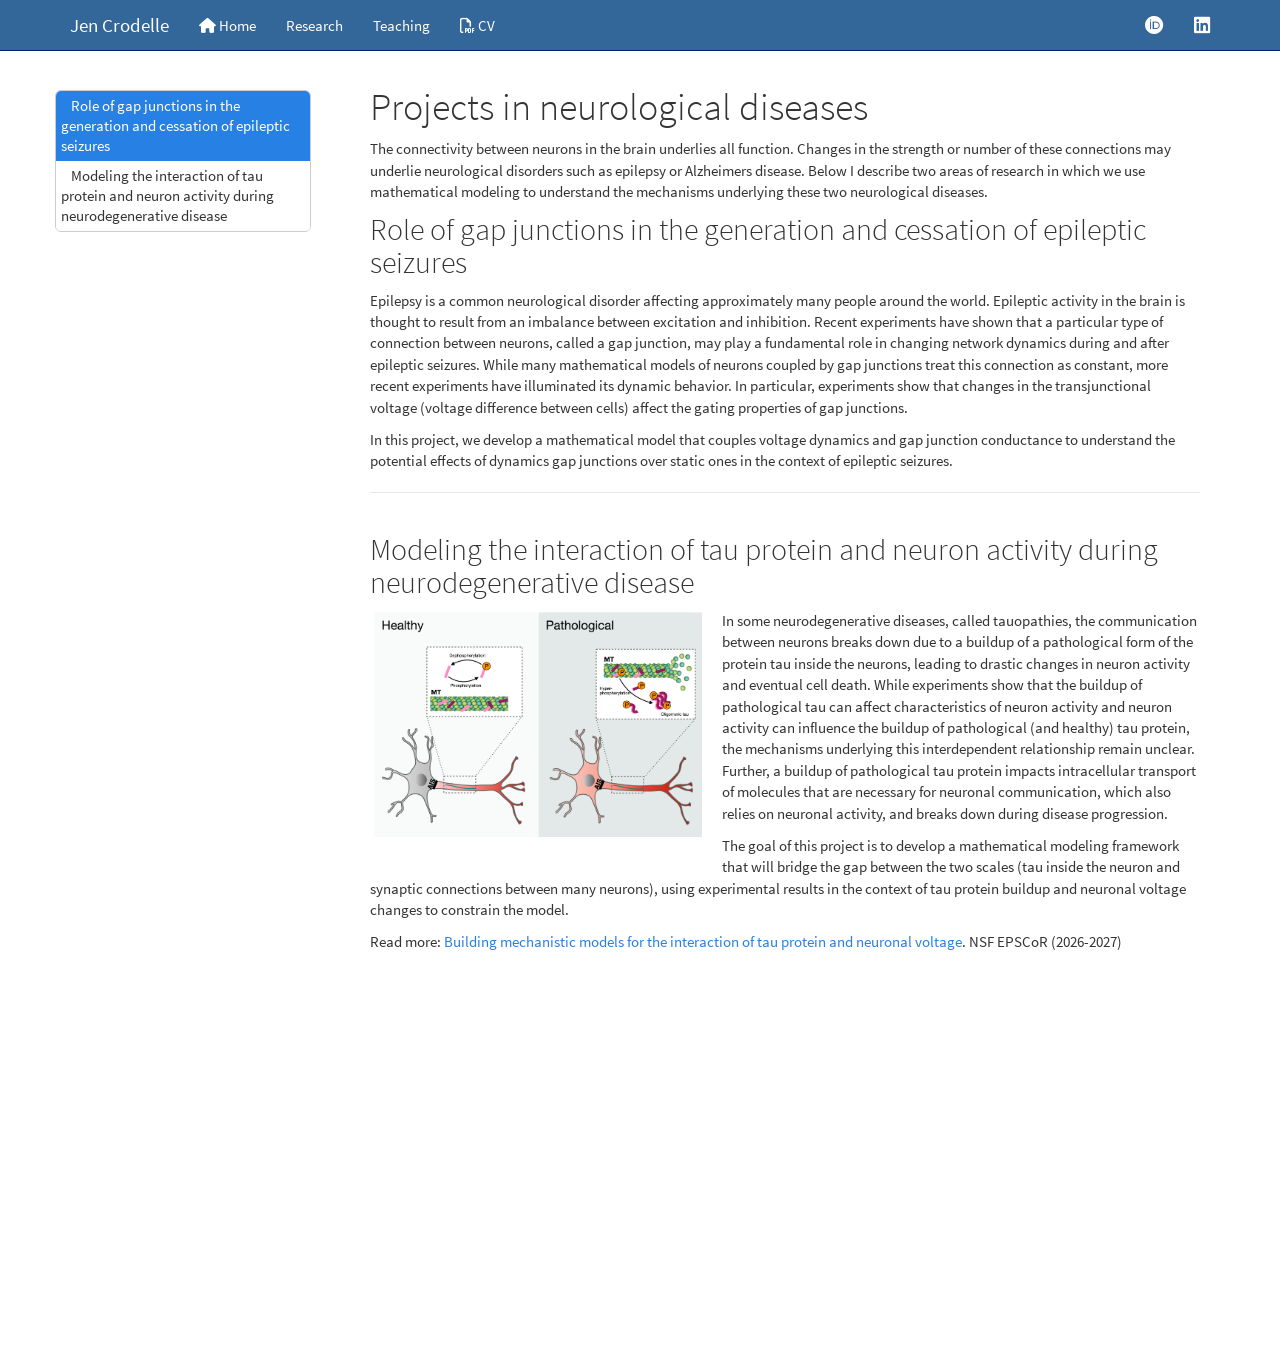
<file: docs/neuroDiseaseProjects.html>
<!DOCTYPE html>

<html>

<head>

<meta charset="utf-8" />
<meta name="generator" content="pandoc" />
<meta http-equiv="X-UA-Compatible" content="IE=EDGE" />




<title>Projects in neurological diseases</title>

<script src="site_libs/header-attrs-2.31/header-attrs.js"></script>
<script src="site_libs/jquery-3.6.0/jquery-3.6.0.min.js"></script>
<meta name="viewport" content="width=device-width, initial-scale=1" />
<link href="site_libs/bootstrap-3.3.5/css/cosmo.min.css" rel="stylesheet" />
<script src="site_libs/bootstrap-3.3.5/js/bootstrap.min.js"></script>
<script src="site_libs/bootstrap-3.3.5/shim/html5shiv.min.js"></script>
<script src="site_libs/bootstrap-3.3.5/shim/respond.min.js"></script>
<style>h1 {font-size: 34px;}
       h1.title {font-size: 38px;}
       h2 {font-size: 30px;}
       h3 {font-size: 24px;}
       h4 {font-size: 18px;}
       h5 {font-size: 16px;}
       h6 {font-size: 12px;}
       code {color: inherit; background-color: rgba(0, 0, 0, 0.04);}
       pre:not([class]) { background-color: white }</style>
<script src="site_libs/jqueryui-1.13.2/jquery-ui.min.js"></script>
<link href="site_libs/tocify-1.9.1/jquery.tocify.css" rel="stylesheet" />
<script src="site_libs/tocify-1.9.1/jquery.tocify.js"></script>
<script src="site_libs/navigation-1.1/tabsets.js"></script>
<link href="site_libs/highlightjs-9.12.0/default.css" rel="stylesheet" />
<script src="site_libs/highlightjs-9.12.0/highlight.js"></script>
<link href="site_libs/font-awesome-6.5.2/css/all.min.css" rel="stylesheet" />
<link href="site_libs/font-awesome-6.5.2/css/v4-shims.min.css" rel="stylesheet" />

<style type="text/css">
  code{white-space: pre-wrap;}
  span.smallcaps{font-variant: small-caps;}
  span.underline{text-decoration: underline;}
  div.column{display: inline-block; vertical-align: top; width: 50%;}
  div.hanging-indent{margin-left: 1.5em; text-indent: -1.5em;}
  ul.task-list{list-style: none;}
    </style>

<style type="text/css">code{white-space: pre;}</style>
<script type="text/javascript">
if (window.hljs) {
  hljs.configure({languages: []});
  hljs.initHighlightingOnLoad();
  if (document.readyState && document.readyState === "complete") {
    window.setTimeout(function() { hljs.initHighlighting(); }, 0);
  }
}
</script>






<link rel="stylesheet" href="style.css" type="text/css" />



<style type = "text/css">
.main-container {
  max-width: 940px;
  margin-left: auto;
  margin-right: auto;
}
img {
  max-width:100%;
}
.tabbed-pane {
  padding-top: 12px;
}
.html-widget {
  margin-bottom: 20px;
}
button.code-folding-btn:focus {
  outline: none;
}
summary {
  display: list-item;
}
details > summary > p:only-child {
  display: inline;
}
pre code {
  padding: 0;
}
</style>


<style type="text/css">
.dropdown-submenu {
  position: relative;
}
.dropdown-submenu>.dropdown-menu {
  top: 0;
  left: 100%;
  margin-top: -6px;
  margin-left: -1px;
  border-radius: 0 6px 6px 6px;
}
.dropdown-submenu:hover>.dropdown-menu {
  display: block;
}
.dropdown-submenu>a:after {
  display: block;
  content: " ";
  float: right;
  width: 0;
  height: 0;
  border-color: transparent;
  border-style: solid;
  border-width: 5px 0 5px 5px;
  border-left-color: #cccccc;
  margin-top: 5px;
  margin-right: -10px;
}
.dropdown-submenu:hover>a:after {
  border-left-color: #adb5bd;
}
.dropdown-submenu.pull-left {
  float: none;
}
.dropdown-submenu.pull-left>.dropdown-menu {
  left: -100%;
  margin-left: 10px;
  border-radius: 6px 0 6px 6px;
}
</style>

<script type="text/javascript">
// manage active state of menu based on current page
$(document).ready(function () {
  // active menu anchor
  href = window.location.pathname
  href = href.substr(href.lastIndexOf('/') + 1)
  if (href === "")
    href = "index.html";
  var menuAnchor = $('a[href="' + href + '"]');

  // mark the anchor link active (and if it's in a dropdown, also mark that active)
  var dropdown = menuAnchor.closest('li.dropdown');
  if (window.bootstrap) { // Bootstrap 4+
    menuAnchor.addClass('active');
    dropdown.find('> .dropdown-toggle').addClass('active');
  } else { // Bootstrap 3
    menuAnchor.parent().addClass('active');
    dropdown.addClass('active');
  }

  // Navbar adjustments
  var navHeight = $(".navbar").first().height() + 15;
  var style = document.createElement('style');
  var pt = "padding-top: " + navHeight + "px; ";
  var mt = "margin-top: -" + navHeight + "px; ";
  var css = "";
  // offset scroll position for anchor links (for fixed navbar)
  for (var i = 1; i <= 6; i++) {
    css += ".section h" + i + "{ " + pt + mt + "}\n";
  }
  style.innerHTML = "body {" + pt + "padding-bottom: 40px; }\n" + css;
  document.head.appendChild(style);
});
</script>

<!-- tabsets -->

<style type="text/css">
.tabset-dropdown > .nav-tabs {
  display: inline-table;
  max-height: 500px;
  min-height: 44px;
  overflow-y: auto;
  border: 1px solid #ddd;
  border-radius: 4px;
}

.tabset-dropdown > .nav-tabs > li.active:before, .tabset-dropdown > .nav-tabs.nav-tabs-open:before {
  content: "\e259";
  font-family: 'Glyphicons Halflings';
  display: inline-block;
  padding: 10px;
  border-right: 1px solid #ddd;
}

.tabset-dropdown > .nav-tabs.nav-tabs-open > li.active:before {
  content: "\e258";
  font-family: 'Glyphicons Halflings';
  border: none;
}

.tabset-dropdown > .nav-tabs > li.active {
  display: block;
}

.tabset-dropdown > .nav-tabs > li > a,
.tabset-dropdown > .nav-tabs > li > a:focus,
.tabset-dropdown > .nav-tabs > li > a:hover {
  border: none;
  display: inline-block;
  border-radius: 4px;
  background-color: transparent;
}

.tabset-dropdown > .nav-tabs.nav-tabs-open > li {
  display: block;
  float: none;
}

.tabset-dropdown > .nav-tabs > li {
  display: none;
}
</style>

<!-- code folding -->



<style type="text/css">

#TOC {
  margin: 25px 0px 20px 0px;
}
@media (max-width: 768px) {
#TOC {
  position: relative;
  width: 100%;
}
}

@media print {
.toc-content {
  /* see https://github.com/w3c/csswg-drafts/issues/4434 */
  float: right;
}
}

.toc-content {
  padding-left: 30px;
  padding-right: 40px;
}

div.main-container {
  max-width: 1200px;
}

div.tocify {
  width: 20%;
  max-width: 260px;
  max-height: 85%;
}

@media (min-width: 768px) and (max-width: 991px) {
  div.tocify {
    width: 25%;
  }
}

@media (max-width: 767px) {
  div.tocify {
    width: 100%;
    max-width: none;
  }
}

.tocify ul, .tocify li {
  line-height: 20px;
}

.tocify-subheader .tocify-item {
  font-size: 0.90em;
}

.tocify .list-group-item {
  border-radius: 0px;
}

.tocify-subheader {
  display: inline;
}
.tocify-subheader .tocify-item {
  font-size: 0.95em;
}

</style>



</head>

<body>


<div class="container-fluid main-container">


<!-- setup 3col/9col grid for toc_float and main content  -->
<div class="row">
<div class="col-xs-12 col-sm-4 col-md-3">
<div id="TOC" class="tocify">
</div>
</div>

<div class="toc-content col-xs-12 col-sm-8 col-md-9">




<div class="navbar navbar-inverse  navbar-fixed-top" role="navigation">
  <div class="container">
    <div class="navbar-header">
      <button type="button" class="navbar-toggle collapsed" data-toggle="collapse" data-bs-toggle="collapse" data-target="#navbar" data-bs-target="#navbar">
        <span class="icon-bar"></span>
        <span class="icon-bar"></span>
        <span class="icon-bar"></span>
      </button>
      <a class="navbar-brand" href="index.html">Jen Crodelle</a>
    </div>
    <div id="navbar" class="navbar-collapse collapse">
      <ul class="nav navbar-nav">
        <li>
  <a href="index.html">
    <span class="fa fa-home"></span>
     
    Home
  </a>
</li>
<li>
  <a href="researchPage.html">Research</a>
</li>
<li>
  <a href="teaching.html">Teaching</a>
</li>
<li>
  <a href="Crodelle_CV_2026.pdf">
    <span class="fa fa-file-pdf-o"></span>
     
    CV
  </a>
</li>
      </ul>
      <ul class="nav navbar-nav navbar-right">
        <li>
  <a href="https://orcid.org/0000-0002-3402-4372">
    <span class="fab fa-orcid fa-lg"></span>
     
  </a>
</li>
<li>
  <a href="https://www.linkedin.com/in/jennifer-crodelle-b8602022/">
    <span class="fab fa-linkedin fa-lg"></span>
     
  </a>
</li>
      </ul>
    </div><!--/.nav-collapse -->
  </div><!--/.container -->
</div><!--/.navbar -->

<div id="header">



<h1 class="title toc-ignore">Projects in neurological diseases</h1>

</div>


<p>The connectivity between neurons in the brain underlies all function.
Changes in the strength or number of these connections may underlie
neurological disorders such as epilepsy or Alzheimers disease. Below I
describe two areas of research in which we use mathematical modeling to
understand the mechanisms underlying these two neurological
diseases.</p>
<div
id="role-of-gap-junctions-in-the-generation-and-cessation-of-epileptic-seizures"
class="section level2">
<h2>Role of gap junctions in the generation and cessation of epileptic
seizures</h2>
<p>Epilepsy is a common neurological disorder affecting approximately
many people around the world. Epileptic activity in the brain is thought
to result from an imbalance between excitation and inhibition. Recent
experiments have shown that a particular type of connection between
neurons, called a gap junction, may play a fundamental role in changing
network dynamics during and after epileptic seizures. While many
mathematical models of neurons coupled by gap junctions treat this
connection as constant, more recent experiments have illuminated its
dynamic behavior. In particular, experiments show that changes in the
transjunctional voltage (voltage difference between cells) affect the
gating properties of gap junctions.</p>
<p>In this project, we develop a mathematical model that couples voltage
dynamics and gap junction conductance to understand the potential
effects of dynamics gap junctions over static ones in the context of
epileptic seizures.</p>
<hr />
<div style="margin-top: 40px;">

</div>
</div>
<div
id="modeling-the-interaction-of-tau-protein-and-neuron-activity-during-neurodegenerative-disease"
class="section level2">
<h2>Modeling the interaction of tau protein and neuron activity during
neurodegenerative disease</h2>
<p><img src="images/tauProtein_fig.png" style="float: left; width: 40%; margin-right: 20px; margin-bottom: 20px;"></p>
<p>In some neurodegenerative diseases, called tauopathies, the
communication between neurons breaks down due to a buildup of a
pathological form of the protein tau inside the neurons, leading to
drastic changes in neuron activity and eventual cell death. While
experiments show that the buildup of pathological tau can affect
characteristics of neuron activity and neuron activity can influence the
buildup of pathological (and healthy) tau protein, the mechanisms
underlying this interdependent relationship remain unclear. Further, a
buildup of pathological tau protein impacts intracellular transport of
molecules that are necessary for neuronal communication, which also
relies on neuronal activity, and breaks down during disease
progression.</p>
<p>The goal of this project is to develop a mathematical modeling
framework that will bridge the gap between the two scales (tau inside
the neuron and synaptic connections between many neurons), using
experimental results in the context of tau protein buildup and neuronal
voltage changes to constrain the model.</p>
<p>Read more:
<a href="https://doi.org/10.1371/journal.pcbi.1007915" target="_blank">Building
mechanistic models for the interaction of tau protein and neuronal
voltage</a>. NSF EPSCoR (2026-2027)</p>
</div>



</div>
</div>

</div>

<script>

// add bootstrap table styles to pandoc tables
function bootstrapStylePandocTables() {
  $('tr.odd').parent('tbody').parent('table').addClass('table table-condensed');
}
$(document).ready(function () {
  bootstrapStylePandocTables();
});


</script>

<!-- tabsets -->

<script>
$(document).ready(function () {
  window.buildTabsets("TOC");
});

$(document).ready(function () {
  $('.tabset-dropdown > .nav-tabs > li').click(function () {
    $(this).parent().toggleClass('nav-tabs-open');
  });
});
</script>

<!-- code folding -->

<script>
$(document).ready(function ()  {

    // temporarily add toc-ignore selector to headers for the consistency with Pandoc
    $('.unlisted.unnumbered').addClass('toc-ignore')

    // move toc-ignore selectors from section div to header
    $('div.section.toc-ignore')
        .removeClass('toc-ignore')
        .children('h1,h2,h3,h4,h5').addClass('toc-ignore');

    // establish options
    var options = {
      selectors: "h1,h2",
      theme: "bootstrap3",
      context: '.toc-content',
      hashGenerator: function (text) {
        return text.replace(/[.\\/?&!#<>]/g, '').replace(/\s/g, '_');
      },
      ignoreSelector: ".toc-ignore",
      scrollTo: 0
    };
    options.showAndHide = false;
    options.smoothScroll = true;

    // tocify
    var toc = $("#TOC").tocify(options).data("toc-tocify");
});
</script>

<!-- dynamically load mathjax for compatibility with self-contained -->
<script>
  (function () {
    var script = document.createElement("script");
    script.type = "text/javascript";
    script.src  = "https://mathjax.rstudio.com/latest/MathJax.js?config=TeX-AMS-MML_HTMLorMML";
    document.getElementsByTagName("head")[0].appendChild(script);
  })();
</script>

</body>
</html>
</file>
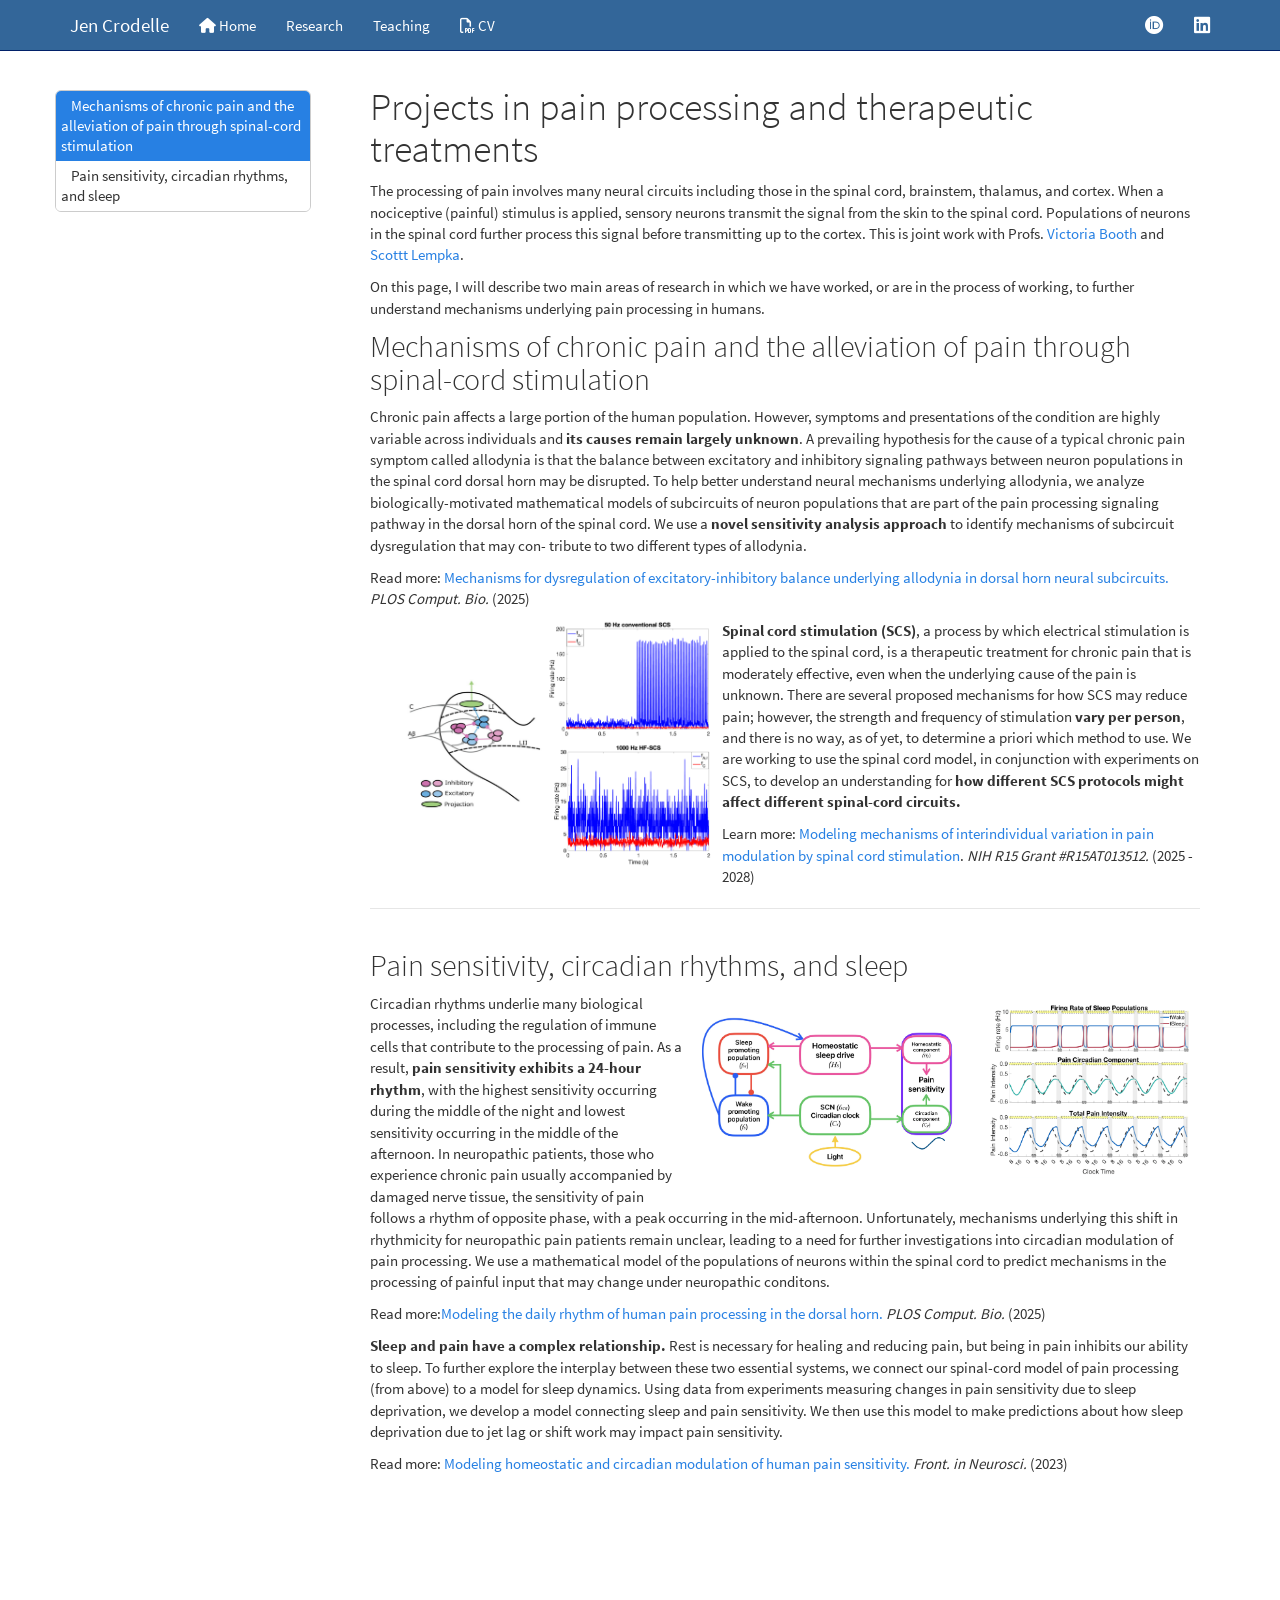
<file: docs/painProjects.html>
<!DOCTYPE html>

<html>

<head>

<meta charset="utf-8" />
<meta name="generator" content="pandoc" />
<meta http-equiv="X-UA-Compatible" content="IE=EDGE" />




<title>Projects in pain processing and therapeutic treatments</title>

<script src="site_libs/header-attrs-2.31/header-attrs.js"></script>
<script src="site_libs/jquery-3.6.0/jquery-3.6.0.min.js"></script>
<meta name="viewport" content="width=device-width, initial-scale=1" />
<link href="site_libs/bootstrap-3.3.5/css/cosmo.min.css" rel="stylesheet" />
<script src="site_libs/bootstrap-3.3.5/js/bootstrap.min.js"></script>
<script src="site_libs/bootstrap-3.3.5/shim/html5shiv.min.js"></script>
<script src="site_libs/bootstrap-3.3.5/shim/respond.min.js"></script>
<style>h1 {font-size: 34px;}
       h1.title {font-size: 38px;}
       h2 {font-size: 30px;}
       h3 {font-size: 24px;}
       h4 {font-size: 18px;}
       h5 {font-size: 16px;}
       h6 {font-size: 12px;}
       code {color: inherit; background-color: rgba(0, 0, 0, 0.04);}
       pre:not([class]) { background-color: white }</style>
<script src="site_libs/jqueryui-1.13.2/jquery-ui.min.js"></script>
<link href="site_libs/tocify-1.9.1/jquery.tocify.css" rel="stylesheet" />
<script src="site_libs/tocify-1.9.1/jquery.tocify.js"></script>
<script src="site_libs/navigation-1.1/tabsets.js"></script>
<link href="site_libs/highlightjs-9.12.0/default.css" rel="stylesheet" />
<script src="site_libs/highlightjs-9.12.0/highlight.js"></script>
<link href="site_libs/font-awesome-6.5.2/css/all.min.css" rel="stylesheet" />
<link href="site_libs/font-awesome-6.5.2/css/v4-shims.min.css" rel="stylesheet" />

<style type="text/css">
  code{white-space: pre-wrap;}
  span.smallcaps{font-variant: small-caps;}
  span.underline{text-decoration: underline;}
  div.column{display: inline-block; vertical-align: top; width: 50%;}
  div.hanging-indent{margin-left: 1.5em; text-indent: -1.5em;}
  ul.task-list{list-style: none;}
    </style>

<style type="text/css">code{white-space: pre;}</style>
<script type="text/javascript">
if (window.hljs) {
  hljs.configure({languages: []});
  hljs.initHighlightingOnLoad();
  if (document.readyState && document.readyState === "complete") {
    window.setTimeout(function() { hljs.initHighlighting(); }, 0);
  }
}
</script>






<link rel="stylesheet" href="style.css" type="text/css" />



<style type = "text/css">
.main-container {
  max-width: 940px;
  margin-left: auto;
  margin-right: auto;
}
img {
  max-width:100%;
}
.tabbed-pane {
  padding-top: 12px;
}
.html-widget {
  margin-bottom: 20px;
}
button.code-folding-btn:focus {
  outline: none;
}
summary {
  display: list-item;
}
details > summary > p:only-child {
  display: inline;
}
pre code {
  padding: 0;
}
</style>


<style type="text/css">
.dropdown-submenu {
  position: relative;
}
.dropdown-submenu>.dropdown-menu {
  top: 0;
  left: 100%;
  margin-top: -6px;
  margin-left: -1px;
  border-radius: 0 6px 6px 6px;
}
.dropdown-submenu:hover>.dropdown-menu {
  display: block;
}
.dropdown-submenu>a:after {
  display: block;
  content: " ";
  float: right;
  width: 0;
  height: 0;
  border-color: transparent;
  border-style: solid;
  border-width: 5px 0 5px 5px;
  border-left-color: #cccccc;
  margin-top: 5px;
  margin-right: -10px;
}
.dropdown-submenu:hover>a:after {
  border-left-color: #adb5bd;
}
.dropdown-submenu.pull-left {
  float: none;
}
.dropdown-submenu.pull-left>.dropdown-menu {
  left: -100%;
  margin-left: 10px;
  border-radius: 6px 0 6px 6px;
}
</style>

<script type="text/javascript">
// manage active state of menu based on current page
$(document).ready(function () {
  // active menu anchor
  href = window.location.pathname
  href = href.substr(href.lastIndexOf('/') + 1)
  if (href === "")
    href = "index.html";
  var menuAnchor = $('a[href="' + href + '"]');

  // mark the anchor link active (and if it's in a dropdown, also mark that active)
  var dropdown = menuAnchor.closest('li.dropdown');
  if (window.bootstrap) { // Bootstrap 4+
    menuAnchor.addClass('active');
    dropdown.find('> .dropdown-toggle').addClass('active');
  } else { // Bootstrap 3
    menuAnchor.parent().addClass('active');
    dropdown.addClass('active');
  }

  // Navbar adjustments
  var navHeight = $(".navbar").first().height() + 15;
  var style = document.createElement('style');
  var pt = "padding-top: " + navHeight + "px; ";
  var mt = "margin-top: -" + navHeight + "px; ";
  var css = "";
  // offset scroll position for anchor links (for fixed navbar)
  for (var i = 1; i <= 6; i++) {
    css += ".section h" + i + "{ " + pt + mt + "}\n";
  }
  style.innerHTML = "body {" + pt + "padding-bottom: 40px; }\n" + css;
  document.head.appendChild(style);
});
</script>

<!-- tabsets -->

<style type="text/css">
.tabset-dropdown > .nav-tabs {
  display: inline-table;
  max-height: 500px;
  min-height: 44px;
  overflow-y: auto;
  border: 1px solid #ddd;
  border-radius: 4px;
}

.tabset-dropdown > .nav-tabs > li.active:before, .tabset-dropdown > .nav-tabs.nav-tabs-open:before {
  content: "\e259";
  font-family: 'Glyphicons Halflings';
  display: inline-block;
  padding: 10px;
  border-right: 1px solid #ddd;
}

.tabset-dropdown > .nav-tabs.nav-tabs-open > li.active:before {
  content: "\e258";
  font-family: 'Glyphicons Halflings';
  border: none;
}

.tabset-dropdown > .nav-tabs > li.active {
  display: block;
}

.tabset-dropdown > .nav-tabs > li > a,
.tabset-dropdown > .nav-tabs > li > a:focus,
.tabset-dropdown > .nav-tabs > li > a:hover {
  border: none;
  display: inline-block;
  border-radius: 4px;
  background-color: transparent;
}

.tabset-dropdown > .nav-tabs.nav-tabs-open > li {
  display: block;
  float: none;
}

.tabset-dropdown > .nav-tabs > li {
  display: none;
}
</style>

<!-- code folding -->



<style type="text/css">

#TOC {
  margin: 25px 0px 20px 0px;
}
@media (max-width: 768px) {
#TOC {
  position: relative;
  width: 100%;
}
}

@media print {
.toc-content {
  /* see https://github.com/w3c/csswg-drafts/issues/4434 */
  float: right;
}
}

.toc-content {
  padding-left: 30px;
  padding-right: 40px;
}

div.main-container {
  max-width: 1200px;
}

div.tocify {
  width: 20%;
  max-width: 260px;
  max-height: 85%;
}

@media (min-width: 768px) and (max-width: 991px) {
  div.tocify {
    width: 25%;
  }
}

@media (max-width: 767px) {
  div.tocify {
    width: 100%;
    max-width: none;
  }
}

.tocify ul, .tocify li {
  line-height: 20px;
}

.tocify-subheader .tocify-item {
  font-size: 0.90em;
}

.tocify .list-group-item {
  border-radius: 0px;
}

.tocify-subheader {
  display: inline;
}
.tocify-subheader .tocify-item {
  font-size: 0.95em;
}

</style>



</head>

<body>


<div class="container-fluid main-container">


<!-- setup 3col/9col grid for toc_float and main content  -->
<div class="row">
<div class="col-xs-12 col-sm-4 col-md-3">
<div id="TOC" class="tocify">
</div>
</div>

<div class="toc-content col-xs-12 col-sm-8 col-md-9">




<div class="navbar navbar-inverse  navbar-fixed-top" role="navigation">
  <div class="container">
    <div class="navbar-header">
      <button type="button" class="navbar-toggle collapsed" data-toggle="collapse" data-bs-toggle="collapse" data-target="#navbar" data-bs-target="#navbar">
        <span class="icon-bar"></span>
        <span class="icon-bar"></span>
        <span class="icon-bar"></span>
      </button>
      <a class="navbar-brand" href="index.html">Jen Crodelle</a>
    </div>
    <div id="navbar" class="navbar-collapse collapse">
      <ul class="nav navbar-nav">
        <li>
  <a href="index.html">
    <span class="fa fa-home"></span>
     
    Home
  </a>
</li>
<li>
  <a href="researchPage.html">Research</a>
</li>
<li>
  <a href="teaching.html">Teaching</a>
</li>
<li>
  <a href="Crodelle_CV_2026.pdf">
    <span class="fa fa-file-pdf-o"></span>
     
    CV
  </a>
</li>
      </ul>
      <ul class="nav navbar-nav navbar-right">
        <li>
  <a href="https://orcid.org/0000-0002-3402-4372">
    <span class="fab fa-orcid fa-lg"></span>
     
  </a>
</li>
<li>
  <a href="https://www.linkedin.com/in/jennifer-crodelle-b8602022/">
    <span class="fab fa-linkedin fa-lg"></span>
     
  </a>
</li>
      </ul>
    </div><!--/.nav-collapse -->
  </div><!--/.container -->
</div><!--/.navbar -->

<div id="header">



<h1 class="title toc-ignore">Projects in pain processing and therapeutic
treatments</h1>

</div>


<p>The processing of pain involves many neural circuits including those
in the spinal cord, brainstem, thalamus, and cortex. When a nociceptive
(painful) stimulus is applied, sensory neurons transmit the signal from
the skin to the spinal cord. Populations of neurons in the spinal cord
further process this signal before transmitting up to the cortex. This
is joint work with Profs.
<a href="https://sites.lsa.umich.edu/vbooth/" target="_blank">Victoria
Booth</a> and
<a href="https://neuromodulation.bme.umich.edu" target="_blank">Scottt
Lempka</a>.</p>
<p>On this page, I will describe two main areas of research in which we
have worked, or are in the process of working, to further understand
mechanisms underlying pain processing in humans.</p>
<div
id="mechanisms-of-chronic-pain-and-the-alleviation-of-pain-through-spinal-cord-stimulation"
class="section level2">
<h2>Mechanisms of chronic pain and the alleviation of pain through
spinal-cord stimulation</h2>
<p>Chronic pain affects a large portion of the human population.
However, symptoms and presentations of the condition are highly variable
across individuals and <strong>its causes remain largely
unknown</strong>. A prevailing hypothesis for the cause of a typical
chronic pain symptom called allodynia is that the balance between
excitatory and inhibitory signaling pathways between neuron populations
in the spinal cord dorsal horn may be disrupted. To help better
understand neural mechanisms underlying allodynia, we analyze
biologically-motivated mathematical models of subcircuits of neuron
populations that are part of the pain processing signaling pathway in
the dorsal horn of the spinal cord. We use a <strong>novel sensitivity
analysis approach</strong> to identify mechanisms of subcircuit
dysregulation that may con- tribute to two different types of
allodynia.</p>
<p>Read more:
<a href="https://journals.plos.org/ploscompbiol/article?id=10.1371/journal.pcbi.1012234" target="_blank">Mechanisms
for dysregulation of excitatory-inhibitory balance underlying allodynia
in dorsal horn neural subcircuits.</a> <em>PLOS Comput. Bio.</em>
(2025)</p>
<p><img src="images/chronicPain_SCS.png" style="float: left; width: 40%; margin-left: 20px; margin-bottom: 20px;"></p>
<p><strong>Spinal cord stimulation (SCS)</strong>, a process by which
electrical stimulation is applied to the spinal cord, is a therapeutic
treatment for chronic pain that is moderately effective, even when the
underlying cause of the pain is unknown. There are several proposed
mechanisms for how SCS may reduce pain; however, the strength and
frequency of stimulation <strong>vary per person</strong>, and there is
no way, as of yet, to determine a priori which method to use. We are
working to use the spinal cord model, in conjunction with experiments on
SCS, to develop an understanding for <strong>how different SCS protocols
might affect different spinal-cord circuits.</strong></p>
<p>Learn more:
<a href= "https://app.dimensions.ai/details/grant/grant.15076970" target="_blank">
Modeling mechanisms of interindividual variation in pain modulation by
spinal cord stimulation</a>. <em>NIH R15 Grant #R15AT013512.</em> (2025
- 2028)</p>
<hr />
<div style="margin-top: 40px;">

</div>
</div>
<div id="pain-sensitivity-circadian-rhythms-and-sleep"
class="section level2">
<h2>Pain sensitivity, circadian rhythms, and sleep</h2>
<p><img src="images/circadian_pain.png" style="float: right; width: 60%; margin-left: 20px; margin-bottom: 20px;"></p>
<p>Circadian rhythms underlie many biological processes, including the
regulation of immune cells that contribute to the processing of pain. As
a result, <strong>pain sensitivity exhibits a 24-hour rhythm</strong>,
with the highest sensitivity occurring during the middle of the night
and lowest sensitivity occurring in the middle of the afternoon. In
neuropathic patients, those who experience chronic pain usually
accompanied by damaged nerve tissue, the sensitivity of pain follows a
rhythm of opposite phase, with a peak occurring in the mid-afternoon.
Unfortunately, mechanisms underlying this shift in rhythmicity for
neuropathic pain patients remain unclear, leading to a need for further
investigations into circadian modulation of pain processing. We use a
mathematical model of the populations of neurons within the spinal cord
to predict mechanisms in the processing of painful input that may change
under neuropathic conditons.</p>
<p>Read
more:<a href="https://doi.org/10.1371/journal.pcbi.1007106" target="_blank">Modeling
the daily rhythm of human pain processing in the dorsal horn.</a>
<em>PLOS Comput. Bio.</em> (2025)</p>
<p><strong>Sleep and pain have a complex relationship.</strong> Rest is
necessary for healing and reducing pain, but being in pain inhibits our
ability to sleep. To further explore the interplay between these two
essential systems, we connect our spinal-cord model of pain processing
(from above) to a model for sleep dynamics. Using data from experiments
measuring changes in pain sensitivity due to sleep deprivation, we
develop a model connecting sleep and pain sensitivity. We then use this
model to make predictions about how sleep deprivation due to jet lag or
shift work may impact pain sensitivity.</p>
<p>Read more:
<a href="https://doi.org/10.3389/fnins.2023.1166203" target="_blank">Modeling
homeostatic and circadian modulation of human pain sensitivity.</a>
<em>Front. in Neurosci.</em> (2023)</p>
</div>



</div>
</div>

</div>

<script>

// add bootstrap table styles to pandoc tables
function bootstrapStylePandocTables() {
  $('tr.odd').parent('tbody').parent('table').addClass('table table-condensed');
}
$(document).ready(function () {
  bootstrapStylePandocTables();
});


</script>

<!-- tabsets -->

<script>
$(document).ready(function () {
  window.buildTabsets("TOC");
});

$(document).ready(function () {
  $('.tabset-dropdown > .nav-tabs > li').click(function () {
    $(this).parent().toggleClass('nav-tabs-open');
  });
});
</script>

<!-- code folding -->

<script>
$(document).ready(function ()  {

    // temporarily add toc-ignore selector to headers for the consistency with Pandoc
    $('.unlisted.unnumbered').addClass('toc-ignore')

    // move toc-ignore selectors from section div to header
    $('div.section.toc-ignore')
        .removeClass('toc-ignore')
        .children('h1,h2,h3,h4,h5').addClass('toc-ignore');

    // establish options
    var options = {
      selectors: "h1,h2",
      theme: "bootstrap3",
      context: '.toc-content',
      hashGenerator: function (text) {
        return text.replace(/[.\\/?&!#<>]/g, '').replace(/\s/g, '_');
      },
      ignoreSelector: ".toc-ignore",
      scrollTo: 0
    };
    options.showAndHide = false;
    options.smoothScroll = true;

    // tocify
    var toc = $("#TOC").tocify(options).data("toc-tocify");
});
</script>

<!-- dynamically load mathjax for compatibility with self-contained -->
<script>
  (function () {
    var script = document.createElement("script");
    script.type = "text/javascript";
    script.src  = "https://mathjax.rstudio.com/latest/MathJax.js?config=TeX-AMS-MML_HTMLorMML";
    document.getElementsByTagName("head")[0].appendChild(script);
  })();
</script>

</body>
</html>
</file>
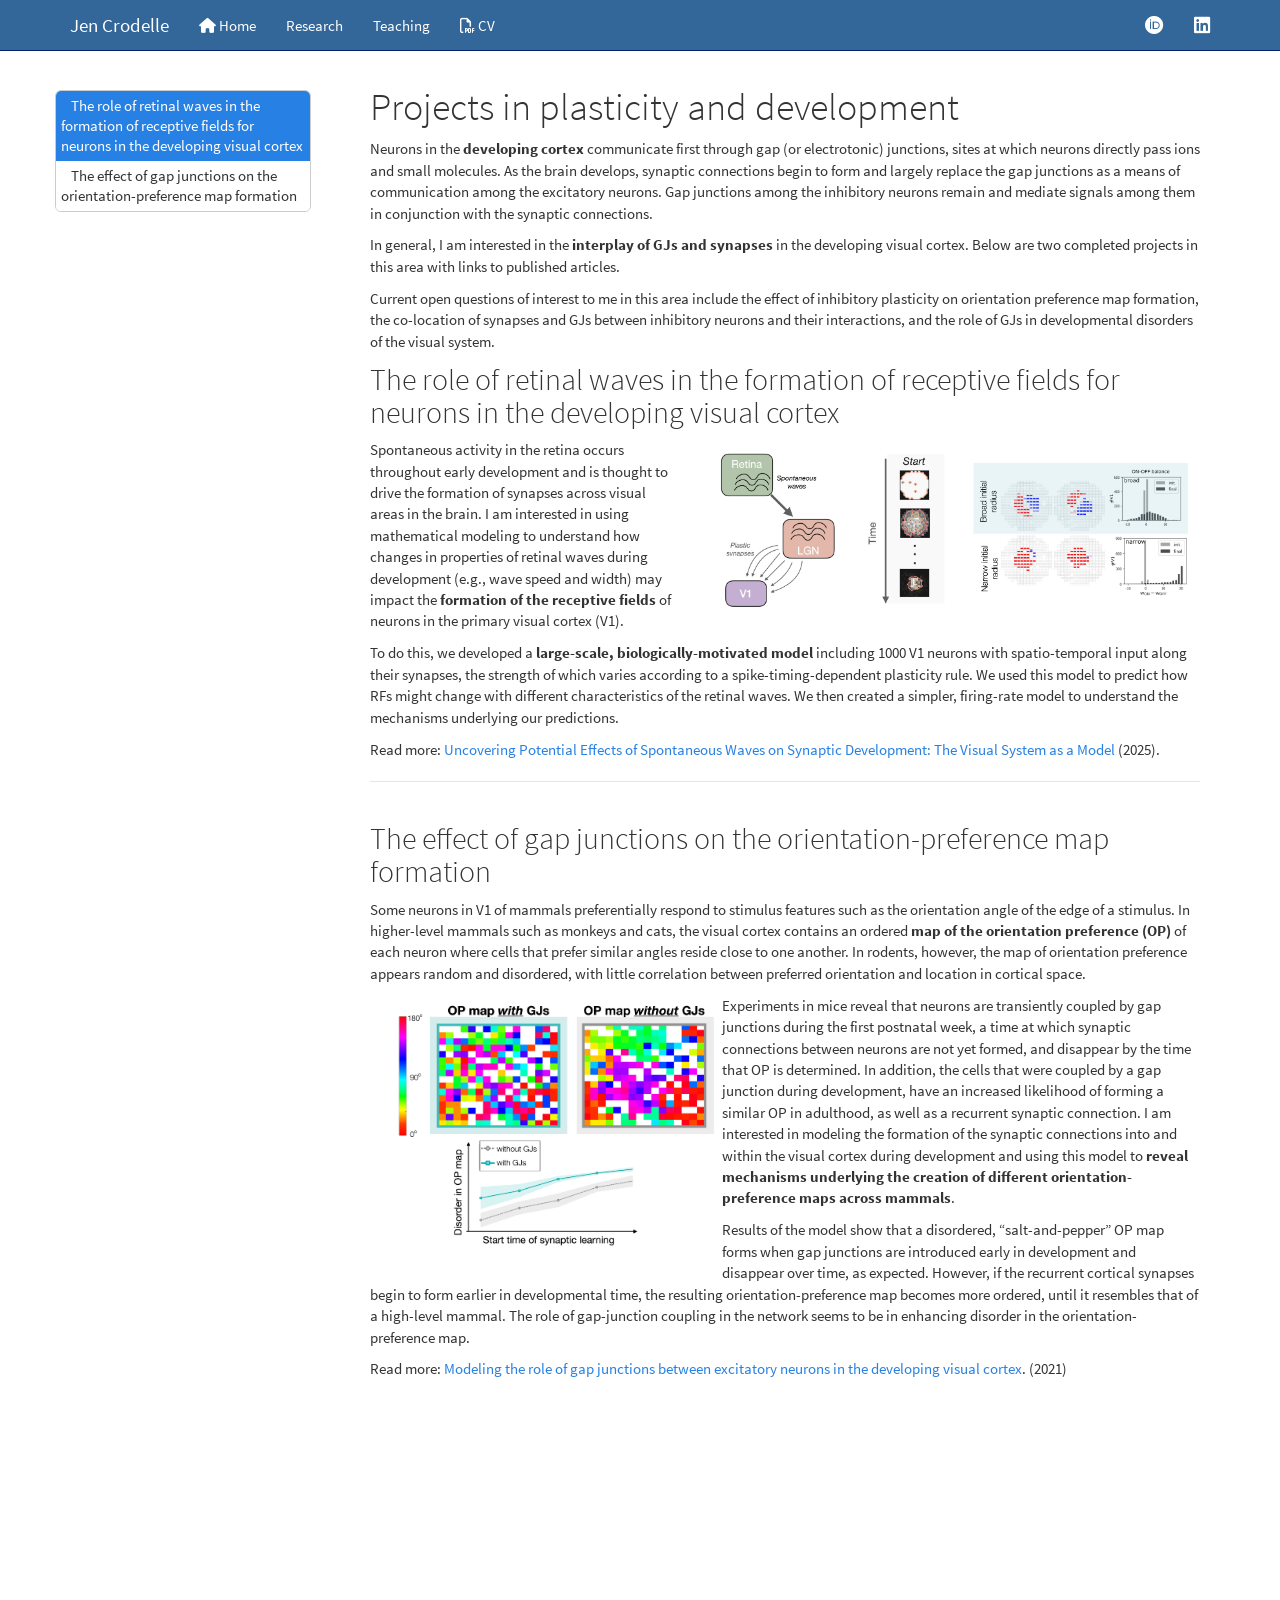
<file: docs/plasticityProjects.html>
<!DOCTYPE html>

<html>

<head>

<meta charset="utf-8" />
<meta name="generator" content="pandoc" />
<meta http-equiv="X-UA-Compatible" content="IE=EDGE" />




<title>Projects in plasticity and development</title>

<script src="site_libs/header-attrs-2.31/header-attrs.js"></script>
<script src="site_libs/jquery-3.6.0/jquery-3.6.0.min.js"></script>
<meta name="viewport" content="width=device-width, initial-scale=1" />
<link href="site_libs/bootstrap-3.3.5/css/cosmo.min.css" rel="stylesheet" />
<script src="site_libs/bootstrap-3.3.5/js/bootstrap.min.js"></script>
<script src="site_libs/bootstrap-3.3.5/shim/html5shiv.min.js"></script>
<script src="site_libs/bootstrap-3.3.5/shim/respond.min.js"></script>
<style>h1 {font-size: 34px;}
       h1.title {font-size: 38px;}
       h2 {font-size: 30px;}
       h3 {font-size: 24px;}
       h4 {font-size: 18px;}
       h5 {font-size: 16px;}
       h6 {font-size: 12px;}
       code {color: inherit; background-color: rgba(0, 0, 0, 0.04);}
       pre:not([class]) { background-color: white }</style>
<script src="site_libs/jqueryui-1.13.2/jquery-ui.min.js"></script>
<link href="site_libs/tocify-1.9.1/jquery.tocify.css" rel="stylesheet" />
<script src="site_libs/tocify-1.9.1/jquery.tocify.js"></script>
<script src="site_libs/navigation-1.1/tabsets.js"></script>
<link href="site_libs/highlightjs-9.12.0/default.css" rel="stylesheet" />
<script src="site_libs/highlightjs-9.12.0/highlight.js"></script>
<link href="site_libs/font-awesome-6.5.2/css/all.min.css" rel="stylesheet" />
<link href="site_libs/font-awesome-6.5.2/css/v4-shims.min.css" rel="stylesheet" />

<style type="text/css">
  code{white-space: pre-wrap;}
  span.smallcaps{font-variant: small-caps;}
  span.underline{text-decoration: underline;}
  div.column{display: inline-block; vertical-align: top; width: 50%;}
  div.hanging-indent{margin-left: 1.5em; text-indent: -1.5em;}
  ul.task-list{list-style: none;}
    </style>

<style type="text/css">code{white-space: pre;}</style>
<script type="text/javascript">
if (window.hljs) {
  hljs.configure({languages: []});
  hljs.initHighlightingOnLoad();
  if (document.readyState && document.readyState === "complete") {
    window.setTimeout(function() { hljs.initHighlighting(); }, 0);
  }
}
</script>






<link rel="stylesheet" href="style.css" type="text/css" />



<style type = "text/css">
.main-container {
  max-width: 940px;
  margin-left: auto;
  margin-right: auto;
}
img {
  max-width:100%;
}
.tabbed-pane {
  padding-top: 12px;
}
.html-widget {
  margin-bottom: 20px;
}
button.code-folding-btn:focus {
  outline: none;
}
summary {
  display: list-item;
}
details > summary > p:only-child {
  display: inline;
}
pre code {
  padding: 0;
}
</style>


<style type="text/css">
.dropdown-submenu {
  position: relative;
}
.dropdown-submenu>.dropdown-menu {
  top: 0;
  left: 100%;
  margin-top: -6px;
  margin-left: -1px;
  border-radius: 0 6px 6px 6px;
}
.dropdown-submenu:hover>.dropdown-menu {
  display: block;
}
.dropdown-submenu>a:after {
  display: block;
  content: " ";
  float: right;
  width: 0;
  height: 0;
  border-color: transparent;
  border-style: solid;
  border-width: 5px 0 5px 5px;
  border-left-color: #cccccc;
  margin-top: 5px;
  margin-right: -10px;
}
.dropdown-submenu:hover>a:after {
  border-left-color: #adb5bd;
}
.dropdown-submenu.pull-left {
  float: none;
}
.dropdown-submenu.pull-left>.dropdown-menu {
  left: -100%;
  margin-left: 10px;
  border-radius: 6px 0 6px 6px;
}
</style>

<script type="text/javascript">
// manage active state of menu based on current page
$(document).ready(function () {
  // active menu anchor
  href = window.location.pathname
  href = href.substr(href.lastIndexOf('/') + 1)
  if (href === "")
    href = "index.html";
  var menuAnchor = $('a[href="' + href + '"]');

  // mark the anchor link active (and if it's in a dropdown, also mark that active)
  var dropdown = menuAnchor.closest('li.dropdown');
  if (window.bootstrap) { // Bootstrap 4+
    menuAnchor.addClass('active');
    dropdown.find('> .dropdown-toggle').addClass('active');
  } else { // Bootstrap 3
    menuAnchor.parent().addClass('active');
    dropdown.addClass('active');
  }

  // Navbar adjustments
  var navHeight = $(".navbar").first().height() + 15;
  var style = document.createElement('style');
  var pt = "padding-top: " + navHeight + "px; ";
  var mt = "margin-top: -" + navHeight + "px; ";
  var css = "";
  // offset scroll position for anchor links (for fixed navbar)
  for (var i = 1; i <= 6; i++) {
    css += ".section h" + i + "{ " + pt + mt + "}\n";
  }
  style.innerHTML = "body {" + pt + "padding-bottom: 40px; }\n" + css;
  document.head.appendChild(style);
});
</script>

<!-- tabsets -->

<style type="text/css">
.tabset-dropdown > .nav-tabs {
  display: inline-table;
  max-height: 500px;
  min-height: 44px;
  overflow-y: auto;
  border: 1px solid #ddd;
  border-radius: 4px;
}

.tabset-dropdown > .nav-tabs > li.active:before, .tabset-dropdown > .nav-tabs.nav-tabs-open:before {
  content: "\e259";
  font-family: 'Glyphicons Halflings';
  display: inline-block;
  padding: 10px;
  border-right: 1px solid #ddd;
}

.tabset-dropdown > .nav-tabs.nav-tabs-open > li.active:before {
  content: "\e258";
  font-family: 'Glyphicons Halflings';
  border: none;
}

.tabset-dropdown > .nav-tabs > li.active {
  display: block;
}

.tabset-dropdown > .nav-tabs > li > a,
.tabset-dropdown > .nav-tabs > li > a:focus,
.tabset-dropdown > .nav-tabs > li > a:hover {
  border: none;
  display: inline-block;
  border-radius: 4px;
  background-color: transparent;
}

.tabset-dropdown > .nav-tabs.nav-tabs-open > li {
  display: block;
  float: none;
}

.tabset-dropdown > .nav-tabs > li {
  display: none;
}
</style>

<!-- code folding -->



<style type="text/css">

#TOC {
  margin: 25px 0px 20px 0px;
}
@media (max-width: 768px) {
#TOC {
  position: relative;
  width: 100%;
}
}

@media print {
.toc-content {
  /* see https://github.com/w3c/csswg-drafts/issues/4434 */
  float: right;
}
}

.toc-content {
  padding-left: 30px;
  padding-right: 40px;
}

div.main-container {
  max-width: 1200px;
}

div.tocify {
  width: 20%;
  max-width: 260px;
  max-height: 85%;
}

@media (min-width: 768px) and (max-width: 991px) {
  div.tocify {
    width: 25%;
  }
}

@media (max-width: 767px) {
  div.tocify {
    width: 100%;
    max-width: none;
  }
}

.tocify ul, .tocify li {
  line-height: 20px;
}

.tocify-subheader .tocify-item {
  font-size: 0.90em;
}

.tocify .list-group-item {
  border-radius: 0px;
}

.tocify-subheader {
  display: inline;
}
.tocify-subheader .tocify-item {
  font-size: 0.95em;
}

</style>



</head>

<body>


<div class="container-fluid main-container">


<!-- setup 3col/9col grid for toc_float and main content  -->
<div class="row">
<div class="col-xs-12 col-sm-4 col-md-3">
<div id="TOC" class="tocify">
</div>
</div>

<div class="toc-content col-xs-12 col-sm-8 col-md-9">




<div class="navbar navbar-inverse  navbar-fixed-top" role="navigation">
  <div class="container">
    <div class="navbar-header">
      <button type="button" class="navbar-toggle collapsed" data-toggle="collapse" data-bs-toggle="collapse" data-target="#navbar" data-bs-target="#navbar">
        <span class="icon-bar"></span>
        <span class="icon-bar"></span>
        <span class="icon-bar"></span>
      </button>
      <a class="navbar-brand" href="index.html">Jen Crodelle</a>
    </div>
    <div id="navbar" class="navbar-collapse collapse">
      <ul class="nav navbar-nav">
        <li>
  <a href="index.html">
    <span class="fa fa-home"></span>
     
    Home
  </a>
</li>
<li>
  <a href="researchPage.html">Research</a>
</li>
<li>
  <a href="teaching.html">Teaching</a>
</li>
<li>
  <a href="Crodelle_CV_2026.pdf">
    <span class="fa fa-file-pdf-o"></span>
     
    CV
  </a>
</li>
      </ul>
      <ul class="nav navbar-nav navbar-right">
        <li>
  <a href="https://orcid.org/0000-0002-3402-4372">
    <span class="fab fa-orcid fa-lg"></span>
     
  </a>
</li>
<li>
  <a href="https://www.linkedin.com/in/jennifer-crodelle-b8602022/">
    <span class="fab fa-linkedin fa-lg"></span>
     
  </a>
</li>
      </ul>
    </div><!--/.nav-collapse -->
  </div><!--/.container -->
</div><!--/.navbar -->

<div id="header">



<h1 class="title toc-ignore">Projects in plasticity and development</h1>

</div>


<p>Neurons in the <strong>developing cortex</strong> communicate first
through gap (or electrotonic) junctions, sites at which neurons directly
pass ions and small molecules. As the brain develops, synaptic
connections begin to form and largely replace the gap junctions as a
means of communication among the excitatory neurons. Gap junctions among
the inhibitory neurons remain and mediate signals among them in
conjunction with the synaptic connections.</p>
<p>In general, I am interested in the <strong>interplay of GJs and
synapses</strong> in the developing visual cortex. Below are two
completed projects in this area with links to published articles.</p>
<p>Current open questions of interest to me in this area include the
effect of inhibitory plasticity on orientation preference map formation,
the co-location of synapses and GJs between inhibitory neurons and their
interactions, and the role of GJs in developmental disorders of the
visual system.</p>
<div
id="the-role-of-retinal-waves-in-the-formation-of-receptive-fields-for-neurons-in-the-developing-visual-cortex"
class="section level2">
<h2>The role of retinal waves in the formation of receptive fields for
neurons in the developing visual cortex</h2>
<p><img src="images/spontaneousWavesFig.jpg" style="float: right; width: 60%; margin-left: 20px; margin-bottom: 20px;"></p>
<p>Spontaneous activity in the retina occurs throughout early
development and is thought to drive the formation of synapses across
visual areas in the brain. I am interested in using mathematical
modeling to understand how changes in properties of retinal waves during
development (e.g., wave speed and width) may impact the
<strong>formation of the receptive fields</strong> of neurons in the
primary visual cortex (V1).</p>
<p>To do this, we developed a <strong>large-scale,
biologically-motivated model</strong> including 1000 V1 neurons with
spatio-temporal input along their synapses, the strength of which varies
according to a spike-timing-dependent plasticity rule. We used this
model to predict how RFs might change with different characteristics of
the retinal waves. We then created a simpler, firing-rate model to
understand the mechanisms underlying our predictions.</p>
<p>Read more:
<a href="https://doi.org/10.1103/qr68-9vy9" target="_blank">Uncovering
Potential Effects of Spontaneous Waves on Synaptic Development: The
Visual System as a Model</a> (2025).</p>
<hr />
<div style="margin-top: 40px;">

</div>
</div>
<div
id="the-effect-of-gap-junctions-on-the-orientation-preference-map-formation"
class="section level2">
<h2>The effect of gap junctions on the orientation-preference map
formation</h2>
<p>Some neurons in V1 of mammals preferentially respond to stimulus
features such as the orientation angle of the edge of a stimulus. In
higher-level mammals such as monkeys and cats, the visual cortex
contains an ordered <strong>map of the orientation preference
(OP)</strong> of each neuron where cells that prefer similar angles
reside close to one another. In rodents, however, the map of orientation
preference appears random and disordered, with little correlation
between preferred orientation and location in cortical space.</p>
<p><img src="images/GJ_development_OPmap.png" style="float: left; width: 40%; margin-left: 20px; margin-bottom: 20px;"></p>
<p>Experiments in mice reveal that neurons are transiently coupled by
gap junctions during the first postnatal week, a time at which synaptic
connections between neurons are not yet formed, and disappear by the
time that OP is determined. In addition, the cells that were coupled by
a gap junction during development, have an increased likelihood of
forming a similar OP in adulthood, as well as a recurrent synaptic
connection. I am interested in modeling the formation of the synaptic
connections into and within the visual cortex during development and
using this model to <strong>reveal mechanisms underlying the creation of
different orientation-preference maps across mammals</strong>.</p>
<p>Results of the model show that a disordered, “salt-and-pepper” OP map
forms when gap junctions are introduced early in development and
disappear over time, as expected. However, if the recurrent cortical
synapses begin to form earlier in developmental time, the resulting
orientation-preference map becomes more ordered, until it resembles that
of a high-level mammal. The role of gap-junction coupling in the network
seems to be in enhancing disorder in the orientation-preference map.</p>
<p>Read more:
<a href="https://doi.org/10.1371/journal.pcbi.1007915" target="_blank">Modeling
the role of gap junctions between excitatory neurons in the developing
visual cortex</a>. (2021)</p>
</div>



</div>
</div>

</div>

<script>

// add bootstrap table styles to pandoc tables
function bootstrapStylePandocTables() {
  $('tr.odd').parent('tbody').parent('table').addClass('table table-condensed');
}
$(document).ready(function () {
  bootstrapStylePandocTables();
});


</script>

<!-- tabsets -->

<script>
$(document).ready(function () {
  window.buildTabsets("TOC");
});

$(document).ready(function () {
  $('.tabset-dropdown > .nav-tabs > li').click(function () {
    $(this).parent().toggleClass('nav-tabs-open');
  });
});
</script>

<!-- code folding -->

<script>
$(document).ready(function ()  {

    // temporarily add toc-ignore selector to headers for the consistency with Pandoc
    $('.unlisted.unnumbered').addClass('toc-ignore')

    // move toc-ignore selectors from section div to header
    $('div.section.toc-ignore')
        .removeClass('toc-ignore')
        .children('h1,h2,h3,h4,h5').addClass('toc-ignore');

    // establish options
    var options = {
      selectors: "h1,h2",
      theme: "bootstrap3",
      context: '.toc-content',
      hashGenerator: function (text) {
        return text.replace(/[.\\/?&!#<>]/g, '').replace(/\s/g, '_');
      },
      ignoreSelector: ".toc-ignore",
      scrollTo: 0
    };
    options.showAndHide = false;
    options.smoothScroll = true;

    // tocify
    var toc = $("#TOC").tocify(options).data("toc-tocify");
});
</script>

<!-- dynamically load mathjax for compatibility with self-contained -->
<script>
  (function () {
    var script = document.createElement("script");
    script.type = "text/javascript";
    script.src  = "https://mathjax.rstudio.com/latest/MathJax.js?config=TeX-AMS-MML_HTMLorMML";
    document.getElementsByTagName("head")[0].appendChild(script);
  })();
</script>

</body>
</html>
</file>
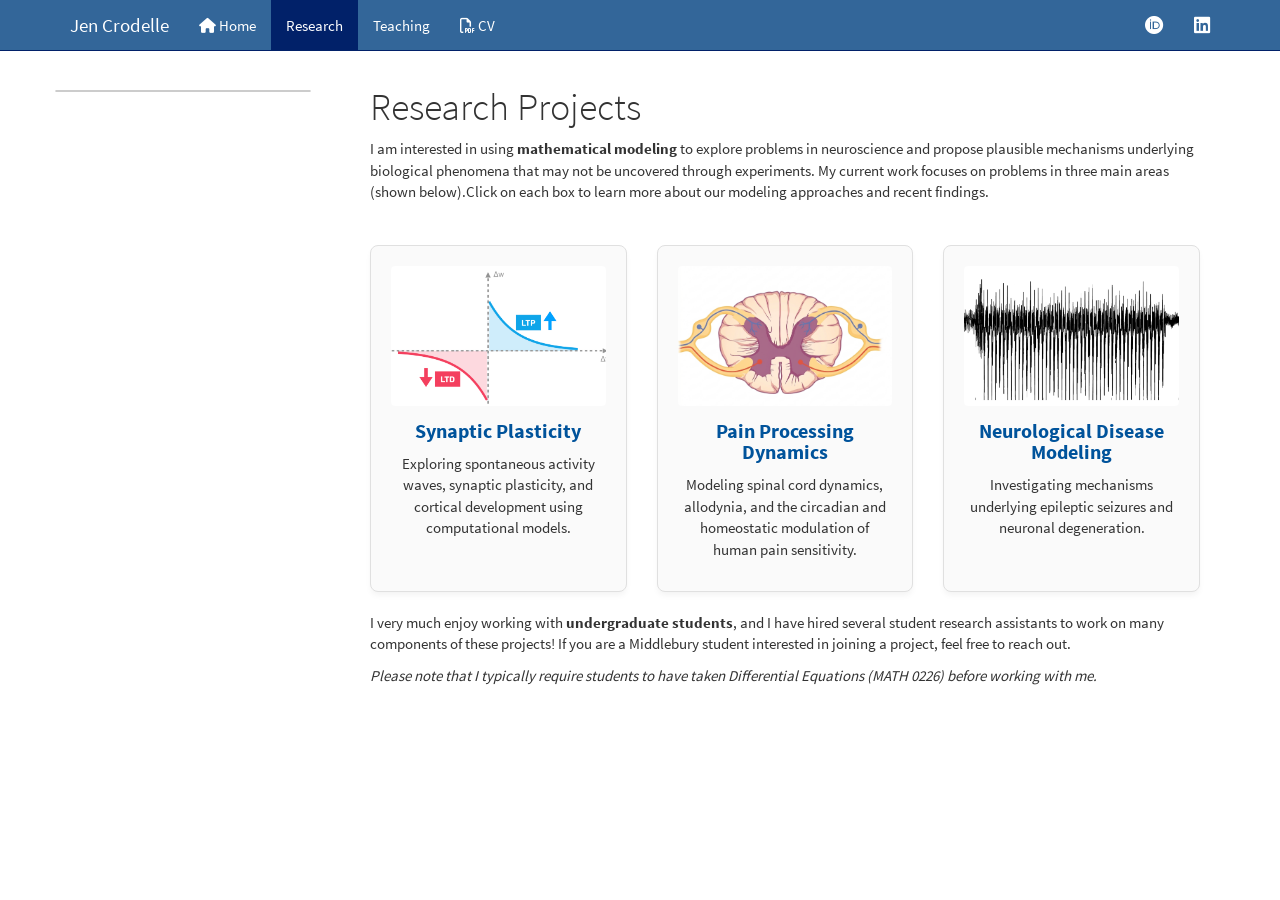
<file: docs/researchPage.html>
<!DOCTYPE html>

<html>

<head>

<meta charset="utf-8" />
<meta name="generator" content="pandoc" />
<meta http-equiv="X-UA-Compatible" content="IE=EDGE" />




<title>Research Projects</title>

<script src="site_libs/header-attrs-2.31/header-attrs.js"></script>
<script src="site_libs/jquery-3.6.0/jquery-3.6.0.min.js"></script>
<meta name="viewport" content="width=device-width, initial-scale=1" />
<link href="site_libs/bootstrap-3.3.5/css/cosmo.min.css" rel="stylesheet" />
<script src="site_libs/bootstrap-3.3.5/js/bootstrap.min.js"></script>
<script src="site_libs/bootstrap-3.3.5/shim/html5shiv.min.js"></script>
<script src="site_libs/bootstrap-3.3.5/shim/respond.min.js"></script>
<style>h1 {font-size: 34px;}
       h1.title {font-size: 38px;}
       h2 {font-size: 30px;}
       h3 {font-size: 24px;}
       h4 {font-size: 18px;}
       h5 {font-size: 16px;}
       h6 {font-size: 12px;}
       code {color: inherit; background-color: rgba(0, 0, 0, 0.04);}
       pre:not([class]) { background-color: white }</style>
<script src="site_libs/jqueryui-1.13.2/jquery-ui.min.js"></script>
<link href="site_libs/tocify-1.9.1/jquery.tocify.css" rel="stylesheet" />
<script src="site_libs/tocify-1.9.1/jquery.tocify.js"></script>
<script src="site_libs/navigation-1.1/tabsets.js"></script>
<link href="site_libs/highlightjs-9.12.0/default.css" rel="stylesheet" />
<script src="site_libs/highlightjs-9.12.0/highlight.js"></script>
<link href="site_libs/font-awesome-6.5.2/css/all.min.css" rel="stylesheet" />
<link href="site_libs/font-awesome-6.5.2/css/v4-shims.min.css" rel="stylesheet" />

<style type="text/css">
  code{white-space: pre-wrap;}
  span.smallcaps{font-variant: small-caps;}
  span.underline{text-decoration: underline;}
  div.column{display: inline-block; vertical-align: top; width: 50%;}
  div.hanging-indent{margin-left: 1.5em; text-indent: -1.5em;}
  ul.task-list{list-style: none;}
    </style>

<style type="text/css">code{white-space: pre;}</style>
<script type="text/javascript">
if (window.hljs) {
  hljs.configure({languages: []});
  hljs.initHighlightingOnLoad();
  if (document.readyState && document.readyState === "complete") {
    window.setTimeout(function() { hljs.initHighlighting(); }, 0);
  }
}
</script>






<link rel="stylesheet" href="style.css" type="text/css" />



<style type = "text/css">
.main-container {
  max-width: 940px;
  margin-left: auto;
  margin-right: auto;
}
img {
  max-width:100%;
}
.tabbed-pane {
  padding-top: 12px;
}
.html-widget {
  margin-bottom: 20px;
}
button.code-folding-btn:focus {
  outline: none;
}
summary {
  display: list-item;
}
details > summary > p:only-child {
  display: inline;
}
pre code {
  padding: 0;
}
</style>


<style type="text/css">
.dropdown-submenu {
  position: relative;
}
.dropdown-submenu>.dropdown-menu {
  top: 0;
  left: 100%;
  margin-top: -6px;
  margin-left: -1px;
  border-radius: 0 6px 6px 6px;
}
.dropdown-submenu:hover>.dropdown-menu {
  display: block;
}
.dropdown-submenu>a:after {
  display: block;
  content: " ";
  float: right;
  width: 0;
  height: 0;
  border-color: transparent;
  border-style: solid;
  border-width: 5px 0 5px 5px;
  border-left-color: #cccccc;
  margin-top: 5px;
  margin-right: -10px;
}
.dropdown-submenu:hover>a:after {
  border-left-color: #adb5bd;
}
.dropdown-submenu.pull-left {
  float: none;
}
.dropdown-submenu.pull-left>.dropdown-menu {
  left: -100%;
  margin-left: 10px;
  border-radius: 6px 0 6px 6px;
}
</style>

<script type="text/javascript">
// manage active state of menu based on current page
$(document).ready(function () {
  // active menu anchor
  href = window.location.pathname
  href = href.substr(href.lastIndexOf('/') + 1)
  if (href === "")
    href = "index.html";
  var menuAnchor = $('a[href="' + href + '"]');

  // mark the anchor link active (and if it's in a dropdown, also mark that active)
  var dropdown = menuAnchor.closest('li.dropdown');
  if (window.bootstrap) { // Bootstrap 4+
    menuAnchor.addClass('active');
    dropdown.find('> .dropdown-toggle').addClass('active');
  } else { // Bootstrap 3
    menuAnchor.parent().addClass('active');
    dropdown.addClass('active');
  }

  // Navbar adjustments
  var navHeight = $(".navbar").first().height() + 15;
  var style = document.createElement('style');
  var pt = "padding-top: " + navHeight + "px; ";
  var mt = "margin-top: -" + navHeight + "px; ";
  var css = "";
  // offset scroll position for anchor links (for fixed navbar)
  for (var i = 1; i <= 6; i++) {
    css += ".section h" + i + "{ " + pt + mt + "}\n";
  }
  style.innerHTML = "body {" + pt + "padding-bottom: 40px; }\n" + css;
  document.head.appendChild(style);
});
</script>

<!-- tabsets -->

<style type="text/css">
.tabset-dropdown > .nav-tabs {
  display: inline-table;
  max-height: 500px;
  min-height: 44px;
  overflow-y: auto;
  border: 1px solid #ddd;
  border-radius: 4px;
}

.tabset-dropdown > .nav-tabs > li.active:before, .tabset-dropdown > .nav-tabs.nav-tabs-open:before {
  content: "\e259";
  font-family: 'Glyphicons Halflings';
  display: inline-block;
  padding: 10px;
  border-right: 1px solid #ddd;
}

.tabset-dropdown > .nav-tabs.nav-tabs-open > li.active:before {
  content: "\e258";
  font-family: 'Glyphicons Halflings';
  border: none;
}

.tabset-dropdown > .nav-tabs > li.active {
  display: block;
}

.tabset-dropdown > .nav-tabs > li > a,
.tabset-dropdown > .nav-tabs > li > a:focus,
.tabset-dropdown > .nav-tabs > li > a:hover {
  border: none;
  display: inline-block;
  border-radius: 4px;
  background-color: transparent;
}

.tabset-dropdown > .nav-tabs.nav-tabs-open > li {
  display: block;
  float: none;
}

.tabset-dropdown > .nav-tabs > li {
  display: none;
}
</style>

<!-- code folding -->



<style type="text/css">

#TOC {
  margin: 25px 0px 20px 0px;
}
@media (max-width: 768px) {
#TOC {
  position: relative;
  width: 100%;
}
}

@media print {
.toc-content {
  /* see https://github.com/w3c/csswg-drafts/issues/4434 */
  float: right;
}
}

.toc-content {
  padding-left: 30px;
  padding-right: 40px;
}

div.main-container {
  max-width: 1200px;
}

div.tocify {
  width: 20%;
  max-width: 260px;
  max-height: 85%;
}

@media (min-width: 768px) and (max-width: 991px) {
  div.tocify {
    width: 25%;
  }
}

@media (max-width: 767px) {
  div.tocify {
    width: 100%;
    max-width: none;
  }
}

.tocify ul, .tocify li {
  line-height: 20px;
}

.tocify-subheader .tocify-item {
  font-size: 0.90em;
}

.tocify .list-group-item {
  border-radius: 0px;
}

.tocify-subheader {
  display: inline;
}
.tocify-subheader .tocify-item {
  font-size: 0.95em;
}

</style>



</head>

<body>


<div class="container-fluid main-container">


<!-- setup 3col/9col grid for toc_float and main content  -->
<div class="row">
<div class="col-xs-12 col-sm-4 col-md-3">
<div id="TOC" class="tocify">
</div>
</div>

<div class="toc-content col-xs-12 col-sm-8 col-md-9">




<div class="navbar navbar-inverse  navbar-fixed-top" role="navigation">
  <div class="container">
    <div class="navbar-header">
      <button type="button" class="navbar-toggle collapsed" data-toggle="collapse" data-bs-toggle="collapse" data-target="#navbar" data-bs-target="#navbar">
        <span class="icon-bar"></span>
        <span class="icon-bar"></span>
        <span class="icon-bar"></span>
      </button>
      <a class="navbar-brand" href="index.html">Jen Crodelle</a>
    </div>
    <div id="navbar" class="navbar-collapse collapse">
      <ul class="nav navbar-nav">
        <li>
  <a href="index.html">
    <span class="fa fa-home"></span>
     
    Home
  </a>
</li>
<li>
  <a href="researchPage.html">Research</a>
</li>
<li>
  <a href="teaching.html">Teaching</a>
</li>
<li>
  <a href="Crodelle_CV_2026.pdf">
    <span class="fa fa-file-pdf-o"></span>
     
    CV
  </a>
</li>
      </ul>
      <ul class="nav navbar-nav navbar-right">
        <li>
  <a href="https://orcid.org/0000-0002-3402-4372">
    <span class="fab fa-orcid fa-lg"></span>
     
  </a>
</li>
<li>
  <a href="https://www.linkedin.com/in/jennifer-crodelle-b8602022/">
    <span class="fab fa-linkedin fa-lg"></span>
     
  </a>
</li>
      </ul>
    </div><!--/.nav-collapse -->
  </div><!--/.container -->
</div><!--/.navbar -->

<div id="header">



<h1 class="title toc-ignore">Research Projects</h1>

</div>


<p>I am interested in using <strong>mathematical modeling</strong> to
explore problems in neuroscience and propose plausible mechanisms
underlying biological phenomena that may not be uncovered through
experiments. My current work focuses on problems in three main areas
(shown below).Click on each box to learn more about our modeling
approaches and recent findings.</p>
<p><br></p>
<style>
.project-tile {
  border: 1px solid #e0e0e0;
  border-radius: 8px;
  padding: 20px;
  text-align: center;
  transition: transform 0.2s, box-shadow 0.2s;
  background-color: #fafafa;
  height: 100%;
  cursor: pointer;
  text-decoration: none !important;
  color: #333 !important;
  display: block;
}

.project-tile:hover {
  transform: translateY(-5px);
  box-shadow: 0 10px 20px rgba(0,0,0,0.1);
  background-color: #ffffff;
}

.project-tile h3 {
  margin-top: 15px;
  font-size: 1.3em;
  color: #00539B;
  font-weight: bold;
}

.tile-image {
  width: 100%;
  height: 140px;
  object-fit: cover;
  border-radius: 4px;
}

.row-flex {
  display: flex;
  flex-wrap: wrap;
}
</style>

<div class="row row-flex">
  
<div class="col-md-4" style="margin-bottom: 20px;">
<a href="plasticityProjects.html" class="project-tile">

 <img src= "images/plasticity.png" class="tile-image" alt="Neural Network Plasticity"> 
<h3>Synaptic Plasticity </h3>
<p>Exploring spontaneous activity waves, synaptic plasticity, and cortical development using computational models.</p>
</a>
</div>

<div class="col-md-4" style="margin-bottom: 20px;">
<a href="painProjects.html" class="project-tile">
 <img src= "images/spinalCord.png" class="tile-image" alt="Neural Network Plasticity"> 


<h3>Pain Processing Dynamics</h3>
<p>Modeling spinal cord dynamics, allodynia, and the circadian and homeostatic modulation of human pain sensitivity.</p>
</a>
</div>

<div class="col-md-4" style="margin-bottom: 20px;">
<a href="neuroDiseaseProjects.html" class="project-tile">
 <img src= "images/seizure_event.png" class="tile-image" alt="Pain Processing">
 
 
<h3>Neurological Disease Modeling </h3>
<p>Investigating mechanisms underlying epileptic seizures and neuronal degeneration.</p>
</a>
</div>
</div>
<p>I very much enjoy working with <strong>undergraduate
students</strong>, and I have hired several student research assistants
to work on many components of these projects! If you are a Middlebury
student interested in joining a project, feel free to reach out.</p>
<p><em>Please note that I typically require students to have taken
Differential Equations (MATH 0226) before working with me.</em></p>



</div>
</div>

</div>

<script>

// add bootstrap table styles to pandoc tables
function bootstrapStylePandocTables() {
  $('tr.odd').parent('tbody').parent('table').addClass('table table-condensed');
}
$(document).ready(function () {
  bootstrapStylePandocTables();
});


</script>

<!-- tabsets -->

<script>
$(document).ready(function () {
  window.buildTabsets("TOC");
});

$(document).ready(function () {
  $('.tabset-dropdown > .nav-tabs > li').click(function () {
    $(this).parent().toggleClass('nav-tabs-open');
  });
});
</script>

<!-- code folding -->

<script>
$(document).ready(function ()  {

    // temporarily add toc-ignore selector to headers for the consistency with Pandoc
    $('.unlisted.unnumbered').addClass('toc-ignore')

    // move toc-ignore selectors from section div to header
    $('div.section.toc-ignore')
        .removeClass('toc-ignore')
        .children('h1,h2,h3,h4,h5').addClass('toc-ignore');

    // establish options
    var options = {
      selectors: "h1,h2",
      theme: "bootstrap3",
      context: '.toc-content',
      hashGenerator: function (text) {
        return text.replace(/[.\\/?&!#<>]/g, '').replace(/\s/g, '_');
      },
      ignoreSelector: ".toc-ignore",
      scrollTo: 0
    };
    options.showAndHide = false;
    options.smoothScroll = true;

    // tocify
    var toc = $("#TOC").tocify(options).data("toc-tocify");
});
</script>

<!-- dynamically load mathjax for compatibility with self-contained -->
<script>
  (function () {
    var script = document.createElement("script");
    script.type = "text/javascript";
    script.src  = "https://mathjax.rstudio.com/latest/MathJax.js?config=TeX-AMS-MML_HTMLorMML";
    document.getElementsByTagName("head")[0].appendChild(script);
  })();
</script>

</body>
</html>
</file>
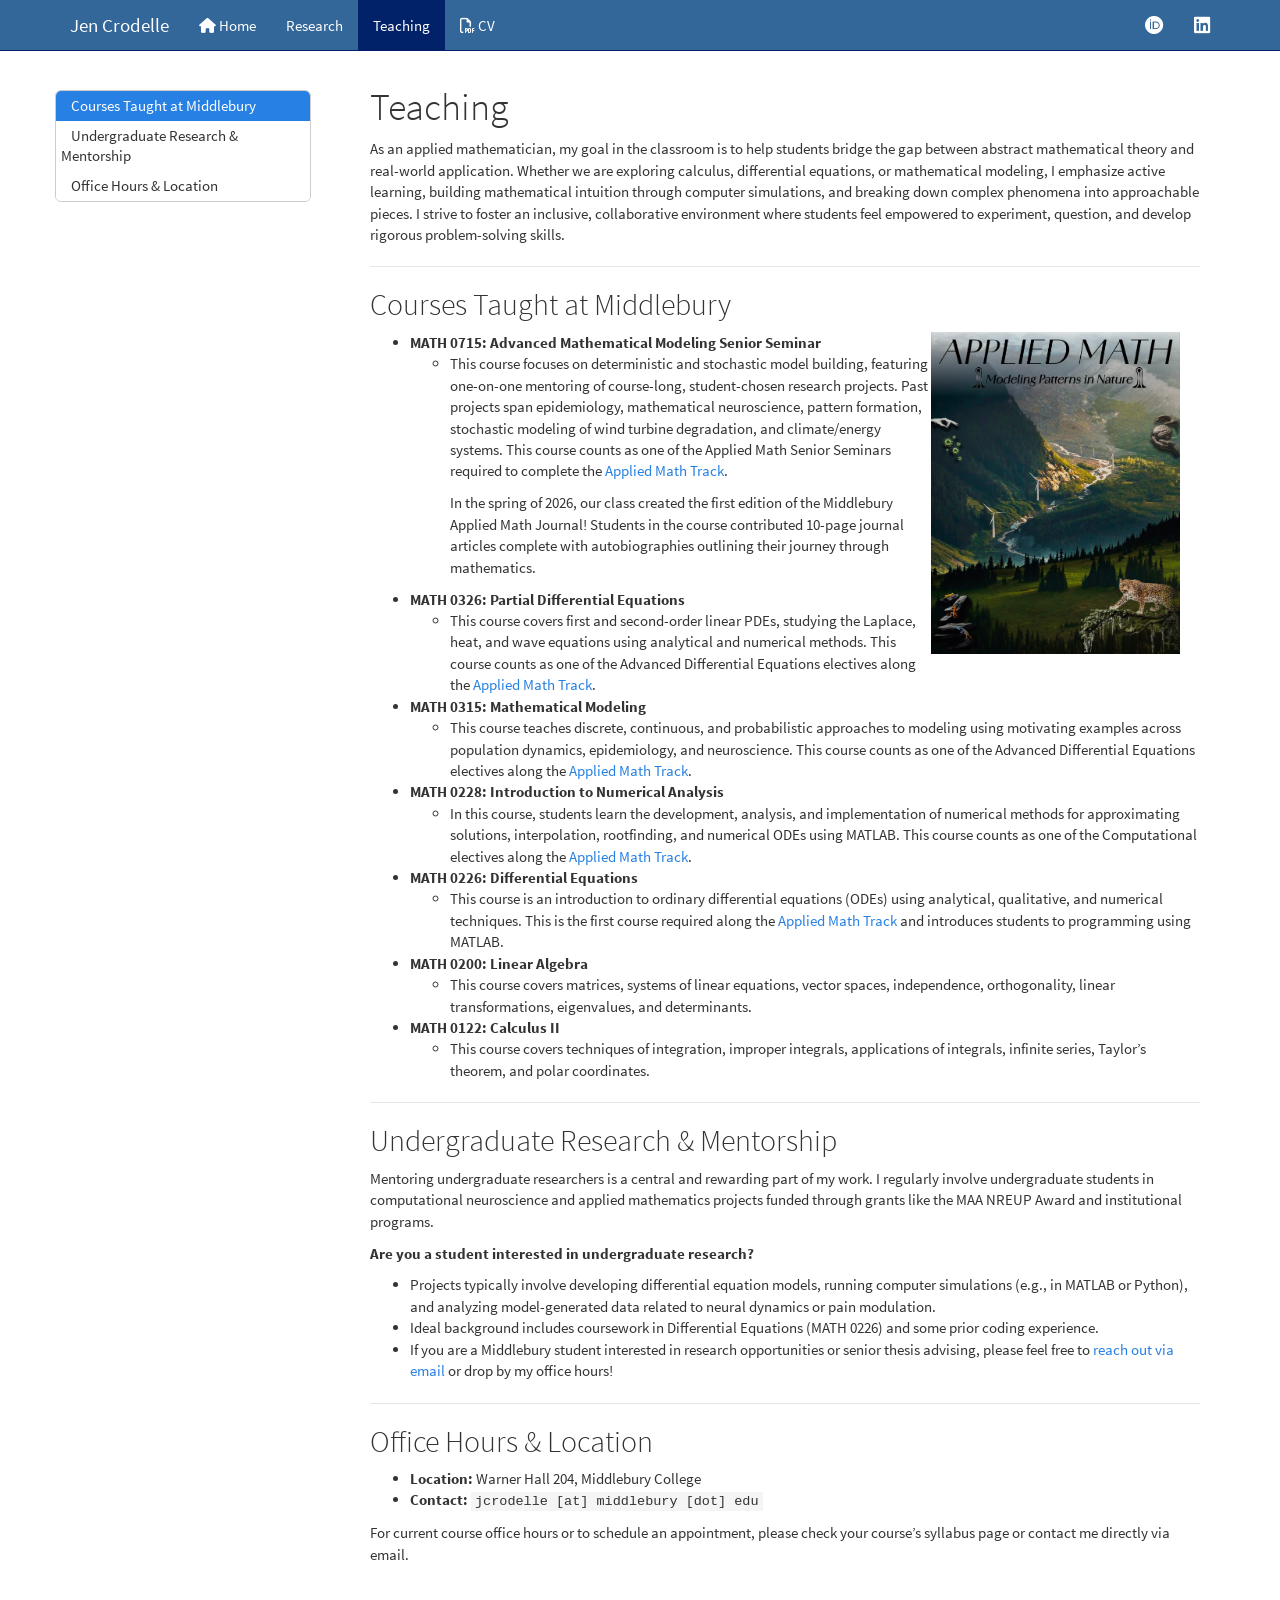
<file: docs/teaching.html>
<!DOCTYPE html>

<html>

<head>

<meta charset="utf-8" />
<meta name="generator" content="pandoc" />
<meta http-equiv="X-UA-Compatible" content="IE=EDGE" />




<title>Teaching</title>

<script src="site_libs/header-attrs-2.31/header-attrs.js"></script>
<script src="site_libs/jquery-3.6.0/jquery-3.6.0.min.js"></script>
<meta name="viewport" content="width=device-width, initial-scale=1" />
<link href="site_libs/bootstrap-3.3.5/css/cosmo.min.css" rel="stylesheet" />
<script src="site_libs/bootstrap-3.3.5/js/bootstrap.min.js"></script>
<script src="site_libs/bootstrap-3.3.5/shim/html5shiv.min.js"></script>
<script src="site_libs/bootstrap-3.3.5/shim/respond.min.js"></script>
<style>h1 {font-size: 34px;}
       h1.title {font-size: 38px;}
       h2 {font-size: 30px;}
       h3 {font-size: 24px;}
       h4 {font-size: 18px;}
       h5 {font-size: 16px;}
       h6 {font-size: 12px;}
       code {color: inherit; background-color: rgba(0, 0, 0, 0.04);}
       pre:not([class]) { background-color: white }</style>
<script src="site_libs/jqueryui-1.13.2/jquery-ui.min.js"></script>
<link href="site_libs/tocify-1.9.1/jquery.tocify.css" rel="stylesheet" />
<script src="site_libs/tocify-1.9.1/jquery.tocify.js"></script>
<script src="site_libs/navigation-1.1/tabsets.js"></script>
<link href="site_libs/highlightjs-9.12.0/default.css" rel="stylesheet" />
<script src="site_libs/highlightjs-9.12.0/highlight.js"></script>
<link href="site_libs/font-awesome-6.5.2/css/all.min.css" rel="stylesheet" />
<link href="site_libs/font-awesome-6.5.2/css/v4-shims.min.css" rel="stylesheet" />

<style type="text/css">
  code{white-space: pre-wrap;}
  span.smallcaps{font-variant: small-caps;}
  span.underline{text-decoration: underline;}
  div.column{display: inline-block; vertical-align: top; width: 50%;}
  div.hanging-indent{margin-left: 1.5em; text-indent: -1.5em;}
  ul.task-list{list-style: none;}
    </style>

<style type="text/css">code{white-space: pre;}</style>
<script type="text/javascript">
if (window.hljs) {
  hljs.configure({languages: []});
  hljs.initHighlightingOnLoad();
  if (document.readyState && document.readyState === "complete") {
    window.setTimeout(function() { hljs.initHighlighting(); }, 0);
  }
}
</script>






<link rel="stylesheet" href="style.css" type="text/css" />



<style type = "text/css">
.main-container {
  max-width: 940px;
  margin-left: auto;
  margin-right: auto;
}
img {
  max-width:100%;
}
.tabbed-pane {
  padding-top: 12px;
}
.html-widget {
  margin-bottom: 20px;
}
button.code-folding-btn:focus {
  outline: none;
}
summary {
  display: list-item;
}
details > summary > p:only-child {
  display: inline;
}
pre code {
  padding: 0;
}
</style>


<style type="text/css">
.dropdown-submenu {
  position: relative;
}
.dropdown-submenu>.dropdown-menu {
  top: 0;
  left: 100%;
  margin-top: -6px;
  margin-left: -1px;
  border-radius: 0 6px 6px 6px;
}
.dropdown-submenu:hover>.dropdown-menu {
  display: block;
}
.dropdown-submenu>a:after {
  display: block;
  content: " ";
  float: right;
  width: 0;
  height: 0;
  border-color: transparent;
  border-style: solid;
  border-width: 5px 0 5px 5px;
  border-left-color: #cccccc;
  margin-top: 5px;
  margin-right: -10px;
}
.dropdown-submenu:hover>a:after {
  border-left-color: #adb5bd;
}
.dropdown-submenu.pull-left {
  float: none;
}
.dropdown-submenu.pull-left>.dropdown-menu {
  left: -100%;
  margin-left: 10px;
  border-radius: 6px 0 6px 6px;
}
</style>

<script type="text/javascript">
// manage active state of menu based on current page
$(document).ready(function () {
  // active menu anchor
  href = window.location.pathname
  href = href.substr(href.lastIndexOf('/') + 1)
  if (href === "")
    href = "index.html";
  var menuAnchor = $('a[href="' + href + '"]');

  // mark the anchor link active (and if it's in a dropdown, also mark that active)
  var dropdown = menuAnchor.closest('li.dropdown');
  if (window.bootstrap) { // Bootstrap 4+
    menuAnchor.addClass('active');
    dropdown.find('> .dropdown-toggle').addClass('active');
  } else { // Bootstrap 3
    menuAnchor.parent().addClass('active');
    dropdown.addClass('active');
  }

  // Navbar adjustments
  var navHeight = $(".navbar").first().height() + 15;
  var style = document.createElement('style');
  var pt = "padding-top: " + navHeight + "px; ";
  var mt = "margin-top: -" + navHeight + "px; ";
  var css = "";
  // offset scroll position for anchor links (for fixed navbar)
  for (var i = 1; i <= 6; i++) {
    css += ".section h" + i + "{ " + pt + mt + "}\n";
  }
  style.innerHTML = "body {" + pt + "padding-bottom: 40px; }\n" + css;
  document.head.appendChild(style);
});
</script>

<!-- tabsets -->

<style type="text/css">
.tabset-dropdown > .nav-tabs {
  display: inline-table;
  max-height: 500px;
  min-height: 44px;
  overflow-y: auto;
  border: 1px solid #ddd;
  border-radius: 4px;
}

.tabset-dropdown > .nav-tabs > li.active:before, .tabset-dropdown > .nav-tabs.nav-tabs-open:before {
  content: "\e259";
  font-family: 'Glyphicons Halflings';
  display: inline-block;
  padding: 10px;
  border-right: 1px solid #ddd;
}

.tabset-dropdown > .nav-tabs.nav-tabs-open > li.active:before {
  content: "\e258";
  font-family: 'Glyphicons Halflings';
  border: none;
}

.tabset-dropdown > .nav-tabs > li.active {
  display: block;
}

.tabset-dropdown > .nav-tabs > li > a,
.tabset-dropdown > .nav-tabs > li > a:focus,
.tabset-dropdown > .nav-tabs > li > a:hover {
  border: none;
  display: inline-block;
  border-radius: 4px;
  background-color: transparent;
}

.tabset-dropdown > .nav-tabs.nav-tabs-open > li {
  display: block;
  float: none;
}

.tabset-dropdown > .nav-tabs > li {
  display: none;
}
</style>

<!-- code folding -->



<style type="text/css">

#TOC {
  margin: 25px 0px 20px 0px;
}
@media (max-width: 768px) {
#TOC {
  position: relative;
  width: 100%;
}
}

@media print {
.toc-content {
  /* see https://github.com/w3c/csswg-drafts/issues/4434 */
  float: right;
}
}

.toc-content {
  padding-left: 30px;
  padding-right: 40px;
}

div.main-container {
  max-width: 1200px;
}

div.tocify {
  width: 20%;
  max-width: 260px;
  max-height: 85%;
}

@media (min-width: 768px) and (max-width: 991px) {
  div.tocify {
    width: 25%;
  }
}

@media (max-width: 767px) {
  div.tocify {
    width: 100%;
    max-width: none;
  }
}

.tocify ul, .tocify li {
  line-height: 20px;
}

.tocify-subheader .tocify-item {
  font-size: 0.90em;
}

.tocify .list-group-item {
  border-radius: 0px;
}


</style>



</head>

<body>


<div class="container-fluid main-container">


<!-- setup 3col/9col grid for toc_float and main content  -->
<div class="row">
<div class="col-xs-12 col-sm-4 col-md-3">
<div id="TOC" class="tocify">
</div>
</div>

<div class="toc-content col-xs-12 col-sm-8 col-md-9">




<div class="navbar navbar-inverse  navbar-fixed-top" role="navigation">
  <div class="container">
    <div class="navbar-header">
      <button type="button" class="navbar-toggle collapsed" data-toggle="collapse" data-bs-toggle="collapse" data-target="#navbar" data-bs-target="#navbar">
        <span class="icon-bar"></span>
        <span class="icon-bar"></span>
        <span class="icon-bar"></span>
      </button>
      <a class="navbar-brand" href="index.html">Jen Crodelle</a>
    </div>
    <div id="navbar" class="navbar-collapse collapse">
      <ul class="nav navbar-nav">
        <li>
  <a href="index.html">
    <span class="fa fa-home"></span>
     
    Home
  </a>
</li>
<li>
  <a href="researchPage.html">Research</a>
</li>
<li>
  <a href="teaching.html">Teaching</a>
</li>
<li>
  <a href="Crodelle_CV_2026.pdf">
    <span class="fa fa-file-pdf-o"></span>
     
    CV
  </a>
</li>
      </ul>
      <ul class="nav navbar-nav navbar-right">
        <li>
  <a href="https://orcid.org/0000-0002-3402-4372">
    <span class="fab fa-orcid fa-lg"></span>
     
  </a>
</li>
<li>
  <a href="https://www.linkedin.com/in/jennifer-crodelle-b8602022/">
    <span class="fab fa-linkedin fa-lg"></span>
     
  </a>
</li>
      </ul>
    </div><!--/.nav-collapse -->
  </div><!--/.container -->
</div><!--/.navbar -->

<div id="header">



<h1 class="title toc-ignore">Teaching</h1>

</div>


<p>As an applied mathematician, my goal in the classroom is to help
students bridge the gap between abstract mathematical theory and
real-world application. Whether we are exploring calculus, differential
equations, or mathematical modeling, I emphasize active learning,
building mathematical intuition through computer simulations, and
breaking down complex phenomena into approachable pieces. I strive to
foster an inclusive, collaborative environment where students feel
empowered to experiment, question, and develop rigorous problem-solving
skills.</p>
<hr />
<div id="courses-taught-at-middlebury" class="section level2">
<h2>Courses Taught at Middlebury</h2>
<p><img src="images/Appmathcover.png" style="float: right; width: 30%; margin-right: 20px; margin-bottom: 20px;"></p>
<ul>
<li><strong>MATH 0715: Advanced Mathematical Modeling Senior
Seminar</strong>
<ul>
<li><p>This course focuses on deterministic and stochastic model
building, featuring one-on-one mentoring of course-long, student-chosen
research projects. Past projects span epidemiology, mathematical
neuroscience, pattern formation, stochastic modeling of wind turbine
degradation, and climate/energy systems. This course counts as one of
the Applied Math Senior Seminars required to complete the <a
href="https://www.middlebury.edu/college/academics/mathematics/requirements/applied-mathematics-track">Applied
Math Track</a>.</p>
<p>In the spring of 2026, our class created the first edition of the
Middlebury Applied Math Journal! Students in the course contributed
10-page journal articles complete with autobiographies outlining their
journey through mathematics.</p></li>
</ul></li>
<li><strong>MATH 0326: Partial Differential Equations</strong>
<ul>
<li>This course covers first and second-order linear PDEs, studying the
Laplace, heat, and wave equations using analytical and numerical
methods. This course counts as one of the Advanced Differential
Equations electives along the <a
href="https://www.middlebury.edu/college/academics/mathematics/requirements/applied-mathematics-track">Applied
Math Track</a>.</li>
</ul></li>
<li><strong>MATH 0315: Mathematical Modeling</strong>
<ul>
<li>This course teaches discrete, continuous, and probabilistic
approaches to modeling using motivating examples across population
dynamics, epidemiology, and neuroscience. This course counts as one of
the Advanced Differential Equations electives along the <a
href="https://www.middlebury.edu/college/academics/mathematics/requirements/applied-mathematics-track">Applied
Math Track</a>.</li>
</ul></li>
<li><strong>MATH 0228: Introduction to Numerical Analysis</strong>
<ul>
<li>In this course, students learn the development, analysis, and
implementation of numerical methods for approximating solutions,
interpolation, rootfinding, and numerical ODEs using MATLAB. This course
counts as one of the Computational electives along the <a
href="https://www.middlebury.edu/college/academics/mathematics/requirements/applied-mathematics-track">Applied
Math Track</a>.</li>
</ul></li>
<li><strong>MATH 0226: Differential Equations</strong>
<ul>
<li>This course is an introduction to ordinary differential equations
(ODEs) using analytical, qualitative, and numerical techniques. This is
the first course required along the <a
href="https://www.middlebury.edu/college/academics/mathematics/requirements/applied-mathematics-track">Applied
Math Track</a> and introduces students to programming using MATLAB.</li>
</ul></li>
<li><strong>MATH 0200: Linear Algebra</strong>
<ul>
<li>This course covers matrices, systems of linear equations, vector
spaces, independence, orthogonality, linear transformations,
eigenvalues, and determinants.</li>
</ul></li>
<li><strong>MATH 0122: Calculus II</strong>
<ul>
<li>This course covers techniques of integration, improper integrals,
applications of integrals, infinite series, Taylor’s theorem, and polar
coordinates.</li>
</ul></li>
</ul>
<hr />
</div>
<div id="undergraduate-research-mentorship" class="section level2">
<h2>Undergraduate Research &amp; Mentorship</h2>
<p>Mentoring undergraduate researchers is a central and rewarding part
of my work. I regularly involve undergraduate students in computational
neuroscience and applied mathematics projects funded through grants like
the MAA NREUP Award and institutional programs.</p>
<p><strong>Are you a student interested in undergraduate
research?</strong></p>
<ul>
<li>Projects typically involve developing differential equation models,
running computer simulations (e.g., in MATLAB or Python), and analyzing
model-generated data related to neural dynamics or pain modulation.</li>
<li>Ideal background includes coursework in Differential Equations (MATH
0226) and some prior coding experience.</li>
<li>If you are a Middlebury student interested in research opportunities
or senior thesis advising, please feel free to <a
href="index.html#contact">reach out via email</a> or drop by my office
hours!</li>
</ul>
<hr />
</div>
<div id="office-hours-location" class="section level2">
<h2>Office Hours &amp; Location</h2>
<ul>
<li><strong>Location:</strong> Warner Hall 204, Middlebury College</li>
<li><strong>Contact:</strong>
<code>jcrodelle [at] middlebury [dot] edu</code></li>
</ul>
<p>For current course office hours or to schedule an appointment, please
check your course’s syllabus page or contact me directly via email.</p>
</div>



</div>
</div>

</div>

<script>

// add bootstrap table styles to pandoc tables
function bootstrapStylePandocTables() {
  $('tr.odd').parent('tbody').parent('table').addClass('table table-condensed');
}
$(document).ready(function () {
  bootstrapStylePandocTables();
});


</script>

<!-- tabsets -->

<script>
$(document).ready(function () {
  window.buildTabsets("TOC");
});

$(document).ready(function () {
  $('.tabset-dropdown > .nav-tabs > li').click(function () {
    $(this).parent().toggleClass('nav-tabs-open');
  });
});
</script>

<!-- code folding -->

<script>
$(document).ready(function ()  {

    // temporarily add toc-ignore selector to headers for the consistency with Pandoc
    $('.unlisted.unnumbered').addClass('toc-ignore')

    // move toc-ignore selectors from section div to header
    $('div.section.toc-ignore')
        .removeClass('toc-ignore')
        .children('h1,h2,h3,h4,h5').addClass('toc-ignore');

    // establish options
    var options = {
      selectors: "h1,h2",
      theme: "bootstrap3",
      context: '.toc-content',
      hashGenerator: function (text) {
        return text.replace(/[.\\/?&!#<>]/g, '').replace(/\s/g, '_');
      },
      ignoreSelector: ".toc-ignore",
      scrollTo: 0
    };
    options.showAndHide = true;
    options.smoothScroll = true;

    // tocify
    var toc = $("#TOC").tocify(options).data("toc-tocify");
});
</script>

<!-- dynamically load mathjax for compatibility with self-contained -->
<script>
  (function () {
    var script = document.createElement("script");
    script.type = "text/javascript";
    script.src  = "https://mathjax.rstudio.com/latest/MathJax.js?config=TeX-AMS-MML_HTMLorMML";
    document.getElementsByTagName("head")[0].appendChild(script);
  })();
</script>

</body>
</html>
</file>
<file: docs/site_libs/highlightjs-9.12.0/default.css>
.hljs-literal {
  color: #990073;
}

.hljs-number {
  color: #099;
}

.hljs-comment {
  color: #998;
  font-style: italic;
}

.hljs-keyword {
  color: #900;
  font-weight: bold;
}

.hljs-string {
  color: #d14;
}
</file>
<file: docs/style.css>
/* Changes the background color of the inverse navbar */
.navbar-inverse {
  background-color: #336699; /* Replace with your primary color */
  border-color: #012169;     /* Replace with a slightly darker color for the border */
}

/* Changes the color of the text links */
.navbar-inverse .navbar-nav > li > a {
  color: #ffffff; 
}

/* Changes the text color when you hover over a link */
.navbar-inverse .navbar-nav > li > a:hover {
  color: #eeeeee;
}


/* Changes the background and text color of the ACTIVE button (like Home) */
.navbar-inverse .navbar-nav > .active > a, 
.navbar-inverse .navbar-nav > .active > a:hover, 
.navbar-inverse .navbar-nav > .active > a:focus {
  background-color: #012169; /* Replace with a color slightly darker than your main navbar */
  color: #ffffff;            /* The text color for the active button */
}


/* Card Container Styling */
.project-tile {
  display: flex;
  flex-direction: column;
  height: 100%;
  background: #ffffff;
  border: 1px solid #e2e8f0;
  border-radius: 12px;
  overflow: hidden;
  text-decoration: none !important;
  color: inherit;
  box-shadow: 0 4px 6px -1px rgba(0, 0, 0, 0.05);
  transition: transform 0.2s ease, box-shadow 0.2s ease;
}

.project-tile:hover {
  transform: translateY(-4px);
  box-shadow: 0 10px 15px -3px rgba(0, 0, 0, 0.1);
  color: inherit;
}

/* Media (Video & Images) Fitting */
.card-media {
  width: 100%;
  height: 180px; /* Adjust height to match your desired tile proportions */
  object-fit: cover; /* Prevents video/image distortion */
  background-color: #f8fafc;
  display: block;
}

/* Text Padding Inside Card */
.tile-content {
  padding: 20px;
  text-align: center;
}

.tile-content h3 {
  margin-top: 0;
  color: #0284c7;
  font-size: 1.25rem;
  font-weight: 700;
}

.tile-content p {
  color: #475569;
  font-size: 0.95rem;
  line-height: 1.5;
  margin-bottom: 0;
}
</file>
<file: docs/site_libs/bootstrap-3.3.5/css/cosmo.min.css>
@font-face {
  font-family: 'Source Sans Pro';
  font-style: normal;
  font-weight: 300;
  src: url(fonts/SourceSansProLight.ttf) format('truetype');
}
@font-face {
  font-family: 'Source Sans Pro';
  font-style: normal;
  font-weight: 400;
  src: url(fonts/SourceSansPro.ttf) format('truetype');
}
@font-face {
  font-family: 'Source Sans Pro';
  font-style: normal;
  font-weight: 700;
  src: url(fonts/SourceSansProBold.ttf) format('truetype');
}

/*!
 * bootswatch v3.3.6
 * Homepage: http://bootswatch.com
 * Copyright 2012-2015 Thomas Park
 * Licensed under MIT
 * Based on Bootstrap
*//*!
 * Bootstrap v3.3.6 (http://getbootstrap.com)
 * Copyright 2011-2015 Twitter, Inc.
 * Licensed under MIT (https://github.com/twbs/bootstrap/blob/master/LICENSE)
 *//*! normalize.css v3.0.3 | MIT License | github.com/necolas/normalize.css */html{font-family:sans-serif;-ms-text-size-adjust:100%;-webkit-text-size-adjust:100%}body{margin:0}article,aside,details,figcaption,figure,footer,header,hgroup,main,menu,nav,section,summary{display:block}audio,canvas,progress,video{display:inline-block;vertical-align:baseline}audio:not([controls]){display:none;height:0}[hidden],template{display:none}a{background-color:transparent}a:active,a:hover{outline:0}abbr[title]{border-bottom:1px dotted}b,strong{font-weight:bold}dfn{font-style:italic}h1{font-size:2em;margin:0.67em 0}mark{background:#ff0;color:#000}small{font-size:80%}sub,sup{font-size:75%;line-height:0;position:relative;vertical-align:baseline}sup{top:-0.5em}sub{bottom:-0.25em}img{border:0}svg:not(:root){overflow:hidden}figure{margin:1em 40px}hr{-webkit-box-sizing:content-box;-moz-box-sizing:content-box;box-sizing:content-box;height:0}pre{overflow:auto}code,kbd,pre,samp{font-family:monospace, monospace;font-size:1em}button,input,optgroup,select,textarea{color:inherit;font:inherit;margin:0}button{overflow:visible}button,select{text-transform:none}button,html input[type="button"],input[type="reset"],input[type="submit"]{-webkit-appearance:button;cursor:pointer}button[disabled],html input[disabled]{cursor:default}button::-moz-focus-inner,input::-moz-focus-inner{border:0;padding:0}input{line-height:normal}input[type="checkbox"],input[type="radio"]{-webkit-box-sizing:border-box;-moz-box-sizing:border-box;box-sizing:border-box;padding:0}input[type="number"]::-webkit-inner-spin-button,input[type="number"]::-webkit-outer-spin-button{height:auto}input[type="search"]{-webkit-appearance:textfield;-webkit-box-sizing:content-box;-moz-box-sizing:content-box;box-sizing:content-box}input[type="search"]::-webkit-search-cancel-button,input[type="search"]::-webkit-search-decoration{-webkit-appearance:none}fieldset{border:1px solid #c0c0c0;margin:0 2px;padding:0.35em 0.625em 0.75em}legend{border:0;padding:0}textarea{overflow:auto}optgroup{font-weight:bold}table{border-collapse:collapse;border-spacing:0}td,th{padding:0}/*! Source: https://github.com/h5bp/html5-boilerplate/blob/master/src/css/main.css */@media print{*,*:before,*:after{background:transparent !important;color:#000 !important;-webkit-box-shadow:none !important;box-shadow:none !important;text-shadow:none !important}a,a:visited{text-decoration:underline}a[href]:after{content:" (" attr(href) ")"}abbr[title]:after{content:" (" attr(title) ")"}a[href^="#"]:after,a[href^="javascript:"]:after{content:""}pre,blockquote{border:1px solid #999;page-break-inside:avoid}thead{display:table-header-group}tr,img{page-break-inside:avoid}img{max-width:100% !important}p,h2,h3{orphans:3;widows:3}h2,h3{page-break-after:avoid}.navbar{display:none}.btn>.caret,.dropup>.btn>.caret{border-top-color:#000 !important}.label{border:1px solid #000}.table{border-collapse:collapse !important}.table td,.table th{background-color:#fff !important}.table-bordered th,.table-bordered td{border:1px solid #ddd !important}}@font-face{font-family:'Glyphicons Halflings';src:url('../fonts/glyphicons-halflings-regular.eot');src:url('../fonts/glyphicons-halflings-regular.eot?#iefix') format('embedded-opentype'),url('../fonts/glyphicons-halflings-regular.woff') format('woff'),url('../fonts/glyphicons-halflings-regular.ttf') format('truetype'),url('../fonts/glyphicons-halflings-regular.svg#glyphicons_halflingsregular') format('svg')}.glyphicon{position:relative;top:1px;display:inline-block;font-family:'Glyphicons Halflings';font-style:normal;font-weight:normal;line-height:1;-webkit-font-smoothing:antialiased;-moz-osx-font-smoothing:grayscale}.glyphicon-asterisk:before{content:"\002a"}.glyphicon-plus:before{content:"\002b"}.glyphicon-euro:before,.glyphicon-eur:before{content:"\20ac"}.glyphicon-minus:before{content:"\2212"}.glyphicon-cloud:before{content:"\2601"}.glyphicon-envelope:before{content:"\2709"}.glyphicon-pencil:before{content:"\270f"}.glyphicon-glass:before{content:"\e001"}.glyphicon-music:before{content:"\e002"}.glyphicon-search:before{content:"\e003"}.glyphicon-heart:before{content:"\e005"}.glyphicon-star:before{content:"\e006"}.glyphicon-star-empty:before{content:"\e007"}.glyphicon-user:before{content:"\e008"}.glyphicon-film:before{content:"\e009"}.glyphicon-th-large:before{content:"\e010"}.glyphicon-th:before{content:"\e011"}.glyphicon-th-list:before{content:"\e012"}.glyphicon-ok:before{content:"\e013"}.glyphicon-remove:before{content:"\e014"}.glyphicon-zoom-in:before{content:"\e015"}.glyphicon-zoom-out:before{content:"\e016"}.glyphicon-off:before{content:"\e017"}.glyphicon-signal:before{content:"\e018"}.glyphicon-cog:before{content:"\e019"}.glyphicon-trash:before{content:"\e020"}.glyphicon-home:before{content:"\e021"}.glyphicon-file:before{content:"\e022"}.glyphicon-time:before{content:"\e023"}.glyphicon-road:before{content:"\e024"}.glyphicon-download-alt:before{content:"\e025"}.glyphicon-download:before{content:"\e026"}.glyphicon-upload:before{content:"\e027"}.glyphicon-inbox:before{content:"\e028"}.glyphicon-play-circle:before{content:"\e029"}.glyphicon-repeat:before{content:"\e030"}.glyphicon-refresh:before{content:"\e031"}.glyphicon-list-alt:before{content:"\e032"}.glyphicon-lock:before{content:"\e033"}.glyphicon-flag:before{content:"\e034"}.glyphicon-headphones:before{content:"\e035"}.glyphicon-volume-off:before{content:"\e036"}.glyphicon-volume-down:before{content:"\e037"}.glyphicon-volume-up:before{content:"\e038"}.glyphicon-qrcode:before{content:"\e039"}.glyphicon-barcode:before{content:"\e040"}.glyphicon-tag:before{content:"\e041"}.glyphicon-tags:before{content:"\e042"}.glyphicon-book:before{content:"\e043"}.glyphicon-bookmark:before{content:"\e044"}.glyphicon-print:before{content:"\e045"}.glyphicon-camera:before{content:"\e046"}.glyphicon-font:before{content:"\e047"}.glyphicon-bold:before{content:"\e048"}.glyphicon-italic:before{content:"\e049"}.glyphicon-text-height:before{content:"\e050"}.glyphicon-text-width:before{content:"\e051"}.glyphicon-align-left:before{content:"\e052"}.glyphicon-align-center:before{content:"\e053"}.glyphicon-align-right:before{content:"\e054"}.glyphicon-align-justify:before{content:"\e055"}.glyphicon-list:before{content:"\e056"}.glyphicon-indent-left:before{content:"\e057"}.glyphicon-indent-right:before{content:"\e058"}.glyphicon-facetime-video:before{content:"\e059"}.glyphicon-picture:before{content:"\e060"}.glyphicon-map-marker:before{content:"\e062"}.glyphicon-adjust:before{content:"\e063"}.glyphicon-tint:before{content:"\e064"}.glyphicon-edit:before{content:"\e065"}.glyphicon-share:before{content:"\e066"}.glyphicon-check:before{content:"\e067"}.glyphicon-move:before{content:"\e068"}.glyphicon-step-backward:before{content:"\e069"}.glyphicon-fast-backward:before{content:"\e070"}.glyphicon-backward:before{content:"\e071"}.glyphicon-play:before{content:"\e072"}.glyphicon-pause:before{content:"\e073"}.glyphicon-stop:before{content:"\e074"}.glyphicon-forward:before{content:"\e075"}.glyphicon-fast-forward:before{content:"\e076"}.glyphicon-step-forward:before{content:"\e077"}.glyphicon-eject:before{content:"\e078"}.glyphicon-chevron-left:before{content:"\e079"}.glyphicon-chevron-right:before{content:"\e080"}.glyphicon-plus-sign:before{content:"\e081"}.glyphicon-minus-sign:before{content:"\e082"}.glyphicon-remove-sign:before{content:"\e083"}.glyphicon-ok-sign:before{content:"\e084"}.glyphicon-question-sign:before{content:"\e085"}.glyphicon-info-sign:before{content:"\e086"}.glyphicon-screenshot:before{content:"\e087"}.glyphicon-remove-circle:before{content:"\e088"}.glyphicon-ok-circle:before{content:"\e089"}.glyphicon-ban-circle:before{content:"\e090"}.glyphicon-arrow-left:before{content:"\e091"}.glyphicon-arrow-right:before{content:"\e092"}.glyphicon-arrow-up:before{content:"\e093"}.glyphicon-arrow-down:before{content:"\e094"}.glyphicon-share-alt:before{content:"\e095"}.glyphicon-resize-full:before{content:"\e096"}.glyphicon-resize-small:before{content:"\e097"}.glyphicon-exclamation-sign:before{content:"\e101"}.glyphicon-gift:before{content:"\e102"}.glyphicon-leaf:before{content:"\e103"}.glyphicon-fire:before{content:"\e104"}.glyphicon-eye-open:before{content:"\e105"}.glyphicon-eye-close:before{content:"\e106"}.glyphicon-warning-sign:before{content:"\e107"}.glyphicon-plane:before{content:"\e108"}.glyphicon-calendar:before{content:"\e109"}.glyphicon-random:before{content:"\e110"}.glyphicon-comment:before{content:"\e111"}.glyphicon-magnet:before{content:"\e112"}.glyphicon-chevron-up:before{content:"\e113"}.glyphicon-chevron-down:before{content:"\e114"}.glyphicon-retweet:before{content:"\e115"}.glyphicon-shopping-cart:before{content:"\e116"}.glyphicon-folder-close:before{content:"\e117"}.glyphicon-folder-open:before{content:"\e118"}.glyphicon-resize-vertical:before{content:"\e119"}.glyphicon-resize-horizontal:before{content:"\e120"}.glyphicon-hdd:before{content:"\e121"}.glyphicon-bullhorn:before{content:"\e122"}.glyphicon-bell:before{content:"\e123"}.glyphicon-certificate:before{content:"\e124"}.glyphicon-thumbs-up:before{content:"\e125"}.glyphicon-thumbs-down:before{content:"\e126"}.glyphicon-hand-right:before{content:"\e127"}.glyphicon-hand-left:before{content:"\e128"}.glyphicon-hand-up:before{content:"\e129"}.glyphicon-hand-down:before{content:"\e130"}.glyphicon-circle-arrow-right:before{content:"\e131"}.glyphicon-circle-arrow-left:before{content:"\e132"}.glyphicon-circle-arrow-up:before{content:"\e133"}.glyphicon-circle-arrow-down:before{content:"\e134"}.glyphicon-globe:before{content:"\e135"}.glyphicon-wrench:before{content:"\e136"}.glyphicon-tasks:before{content:"\e137"}.glyphicon-filter:before{content:"\e138"}.glyphicon-briefcase:before{content:"\e139"}.glyphicon-fullscreen:before{content:"\e140"}.glyphicon-dashboard:before{content:"\e141"}.glyphicon-paperclip:before{content:"\e142"}.glyphicon-heart-empty:before{content:"\e143"}.glyphicon-link:before{content:"\e144"}.glyphicon-phone:before{content:"\e145"}.glyphicon-pushpin:before{content:"\e146"}.glyphicon-usd:before{content:"\e148"}.glyphicon-gbp:before{content:"\e149"}.glyphicon-sort:before{content:"\e150"}.glyphicon-sort-by-alphabet:before{content:"\e151"}.glyphicon-sort-by-alphabet-alt:before{content:"\e152"}.glyphicon-sort-by-order:before{content:"\e153"}.glyphicon-sort-by-order-alt:before{content:"\e154"}.glyphicon-sort-by-attributes:before{content:"\e155"}.glyphicon-sort-by-attributes-alt:before{content:"\e156"}.glyphicon-unchecked:before{content:"\e157"}.glyphicon-expand:before{content:"\e158"}.glyphicon-collapse-down:before{content:"\e159"}.glyphicon-collapse-up:before{content:"\e160"}.glyphicon-log-in:before{content:"\e161"}.glyphicon-flash:before{content:"\e162"}.glyphicon-log-out:before{content:"\e163"}.glyphicon-new-window:before{content:"\e164"}.glyphicon-record:before{content:"\e165"}.glyphicon-save:before{content:"\e166"}.glyphicon-open:before{content:"\e167"}.glyphicon-saved:before{content:"\e168"}.glyphicon-import:before{content:"\e169"}.glyphicon-export:before{content:"\e170"}.glyphicon-send:before{content:"\e171"}.glyphicon-floppy-disk:before{content:"\e172"}.glyphicon-floppy-saved:before{content:"\e173"}.glyphicon-floppy-remove:before{content:"\e174"}.glyphicon-floppy-save:before{content:"\e175"}.glyphicon-floppy-open:before{content:"\e176"}.glyphicon-credit-card:before{content:"\e177"}.glyphicon-transfer:before{content:"\e178"}.glyphicon-cutlery:before{content:"\e179"}.glyphicon-header:before{content:"\e180"}.glyphicon-compressed:before{content:"\e181"}.glyphicon-earphone:before{content:"\e182"}.glyphicon-phone-alt:before{content:"\e183"}.glyphicon-tower:before{content:"\e184"}.glyphicon-stats:before{content:"\e185"}.glyphicon-sd-video:before{content:"\e186"}.glyphicon-hd-video:before{content:"\e187"}.glyphicon-subtitles:before{content:"\e188"}.glyphicon-sound-stereo:before{content:"\e189"}.glyphicon-sound-dolby:before{content:"\e190"}.glyphicon-sound-5-1:before{content:"\e191"}.glyphicon-sound-6-1:before{content:"\e192"}.glyphicon-sound-7-1:before{content:"\e193"}.glyphicon-copyright-mark:before{content:"\e194"}.glyphicon-registration-mark:before{content:"\e195"}.glyphicon-cloud-download:before{content:"\e197"}.glyphicon-cloud-upload:before{content:"\e198"}.glyphicon-tree-conifer:before{content:"\e199"}.glyphicon-tree-deciduous:before{content:"\e200"}.glyphicon-cd:before{content:"\e201"}.glyphicon-save-file:before{content:"\e202"}.glyphicon-open-file:before{content:"\e203"}.glyphicon-level-up:before{content:"\e204"}.glyphicon-copy:before{content:"\e205"}.glyphicon-paste:before{content:"\e206"}.glyphicon-alert:before{content:"\e209"}.glyphicon-equalizer:before{content:"\e210"}.glyphicon-king:before{content:"\e211"}.glyphicon-queen:before{content:"\e212"}.glyphicon-pawn:before{content:"\e213"}.glyphicon-bishop:before{content:"\e214"}.glyphicon-knight:before{content:"\e215"}.glyphicon-baby-formula:before{content:"\e216"}.glyphicon-tent:before{content:"\26fa"}.glyphicon-blackboard:before{content:"\e218"}.glyphicon-bed:before{content:"\e219"}.glyphicon-apple:before{content:"\f8ff"}.glyphicon-erase:before{content:"\e221"}.glyphicon-hourglass:before{content:"\231b"}.glyphicon-lamp:before{content:"\e223"}.glyphicon-duplicate:before{content:"\e224"}.glyphicon-piggy-bank:before{content:"\e225"}.glyphicon-scissors:before{content:"\e226"}.glyphicon-bitcoin:before{content:"\e227"}.glyphicon-btc:before{content:"\e227"}.glyphicon-xbt:before{content:"\e227"}.glyphicon-yen:before{content:"\00a5"}.glyphicon-jpy:before{content:"\00a5"}.glyphicon-ruble:before{content:"\20bd"}.glyphicon-rub:before{content:"\20bd"}.glyphicon-scale:before{content:"\e230"}.glyphicon-ice-lolly:before{content:"\e231"}.glyphicon-ice-lolly-tasted:before{content:"\e232"}.glyphicon-education:before{content:"\e233"}.glyphicon-option-horizontal:before{content:"\e234"}.glyphicon-option-vertical:before{content:"\e235"}.glyphicon-menu-hamburger:before{content:"\e236"}.glyphicon-modal-window:before{content:"\e237"}.glyphicon-oil:before{content:"\e238"}.glyphicon-grain:before{content:"\e239"}.glyphicon-sunglasses:before{content:"\e240"}.glyphicon-text-size:before{content:"\e241"}.glyphicon-text-color:before{content:"\e242"}.glyphicon-text-background:before{content:"\e243"}.glyphicon-object-align-top:before{content:"\e244"}.glyphicon-object-align-bottom:before{content:"\e245"}.glyphicon-object-align-horizontal:before{content:"\e246"}.glyphicon-object-align-left:before{content:"\e247"}.glyphicon-object-align-vertical:before{content:"\e248"}.glyphicon-object-align-right:before{content:"\e249"}.glyphicon-triangle-right:before{content:"\e250"}.glyphicon-triangle-left:before{content:"\e251"}.glyphicon-triangle-bottom:before{content:"\e252"}.glyphicon-triangle-top:before{content:"\e253"}.glyphicon-console:before{content:"\e254"}.glyphicon-superscript:before{content:"\e255"}.glyphicon-subscript:before{content:"\e256"}.glyphicon-menu-left:before{content:"\e257"}.glyphicon-menu-right:before{content:"\e258"}.glyphicon-menu-down:before{content:"\e259"}.glyphicon-menu-up:before{content:"\e260"}*{-webkit-box-sizing:border-box;-moz-box-sizing:border-box;box-sizing:border-box}*:before,*:after{-webkit-box-sizing:border-box;-moz-box-sizing:border-box;box-sizing:border-box}html{font-size:10px;-webkit-tap-highlight-color:rgba(0,0,0,0)}body{font-family:"Source Sans Pro",Calibri,Candara,Arial,sans-serif;font-size:15px;line-height:1.42857143;color:#333333;background-color:#ffffff}input,button,select,textarea{font-family:inherit;font-size:inherit;line-height:inherit}a{color:#2780e3;text-decoration:none}a:hover,a:focus{color:#165ba8;text-decoration:underline}a:focus{outline:thin dotted;outline:5px auto -webkit-focus-ring-color;outline-offset:-2px}figure{margin:0}img{vertical-align:middle}.img-responsive,.thumbnail>img,.thumbnail a>img,.carousel-inner>.item>img,.carousel-inner>.item>a>img{display:block;max-width:100%;height:auto}.img-rounded{border-radius:0}.img-thumbnail{padding:4px;line-height:1.42857143;background-color:#ffffff;border:1px solid #dddddd;border-radius:0;-webkit-transition:all .2s ease-in-out;-o-transition:all .2s ease-in-out;transition:all .2s ease-in-out;display:inline-block;max-width:100%;height:auto}.img-circle{border-radius:50%}hr{margin-top:21px;margin-bottom:21px;border:0;border-top:1px solid #e6e6e6}.sr-only{position:absolute;width:1px;height:1px;margin:-1px;padding:0;overflow:hidden;clip:rect(0, 0, 0, 0);border:0}.sr-only-focusable:active,.sr-only-focusable:focus{position:static;width:auto;height:auto;margin:0;overflow:visible;clip:auto}[role="button"]{cursor:pointer}h1,h2,h3,h4,h5,h6,.h1,.h2,.h3,.h4,.h5,.h6{font-family:"Source Sans Pro",Calibri,Candara,Arial,sans-serif;font-weight:300;line-height:1.1;color:inherit}h1 small,h2 small,h3 small,h4 small,h5 small,h6 small,.h1 small,.h2 small,.h3 small,.h4 small,.h5 small,.h6 small,h1 .small,h2 .small,h3 .small,h4 .small,h5 .small,h6 .small,.h1 .small,.h2 .small,.h3 .small,.h4 .small,.h5 .small,.h6 .small{font-weight:normal;line-height:1;color:#999999}h1,.h1,h2,.h2,h3,.h3{margin-top:21px;margin-bottom:10.5px}h1 small,.h1 small,h2 small,.h2 small,h3 small,.h3 small,h1 .small,.h1 .small,h2 .small,.h2 .small,h3 .small,.h3 .small{font-size:65%}h4,.h4,h5,.h5,h6,.h6{margin-top:10.5px;margin-bottom:10.5px}h4 small,.h4 small,h5 small,.h5 small,h6 small,.h6 small,h4 .small,.h4 .small,h5 .small,.h5 .small,h6 .small,.h6 .small{font-size:75%}h1,.h1{font-size:39px}h2,.h2{font-size:32px}h3,.h3{font-size:26px}h4,.h4{font-size:19px}h5,.h5{font-size:15px}h6,.h6{font-size:13px}p{margin:0 0 10.5px}.lead{margin-bottom:21px;font-size:17px;font-weight:300;line-height:1.4}@media (min-width:768px){.lead{font-size:22.5px}}small,.small{font-size:86%}mark,.mark{background-color:#ff7518;padding:.2em}.text-left{text-align:left}.text-right{text-align:right}.text-center{text-align:center}.text-justify{text-align:justify}.text-nowrap{white-space:nowrap}.text-lowercase{text-transform:lowercase}.text-uppercase{text-transform:uppercase}.text-capitalize{text-transform:capitalize}.text-muted{color:#999999}.text-primary{color:#2780e3}a.text-primary:hover,a.text-primary:focus{color:#1967be}.text-success{color:#ffffff}a.text-success:hover,a.text-success:focus{color:#e6e6e6}.text-info{color:#ffffff}a.text-info:hover,a.text-info:focus{color:#e6e6e6}.text-warning{color:#ffffff}a.text-warning:hover,a.text-warning:focus{color:#e6e6e6}.text-danger{color:#ffffff}a.text-danger:hover,a.text-danger:focus{color:#e6e6e6}.bg-primary{color:#fff;background-color:#2780e3}a.bg-primary:hover,a.bg-primary:focus{background-color:#1967be}.bg-success{background-color:#3fb618}a.bg-success:hover,a.bg-success:focus{background-color:#2f8912}.bg-info{background-color:#9954bb}a.bg-info:hover,a.bg-info:focus{background-color:#7e3f9d}.bg-warning{background-color:#ff7518}a.bg-warning:hover,a.bg-warning:focus{background-color:#e45c00}.bg-danger{background-color:#ff0039}a.bg-danger:hover,a.bg-danger:focus{background-color:#cc002e}.page-header{padding-bottom:9.5px;margin:42px 0 21px;border-bottom:1px solid #e6e6e6}ul,ol{margin-top:0;margin-bottom:10.5px}ul ul,ol ul,ul ol,ol ol{margin-bottom:0}.list-unstyled{padding-left:0;list-style:none}.list-inline{padding-left:0;list-style:none;margin-left:-5px}.list-inline>li{display:inline-block;padding-left:5px;padding-right:5px}dl{margin-top:0;margin-bottom:21px}dt,dd{line-height:1.42857143}dt{font-weight:bold}dd{margin-left:0}@media (min-width:768px){.dl-horizontal dt{float:left;width:160px;clear:left;text-align:right;overflow:hidden;text-overflow:ellipsis;white-space:nowrap}.dl-horizontal dd{margin-left:180px}}abbr[title],abbr[data-original-title]{cursor:help;border-bottom:1px dotted #999999}.initialism{font-size:90%;text-transform:uppercase}blockquote{padding:10.5px 21px;margin:0 0 21px;font-size:18.75px;border-left:5px solid #e6e6e6}blockquote p:last-child,blockquote ul:last-child,blockquote ol:last-child{margin-bottom:0}blockquote footer,blockquote small,blockquote .small{display:block;font-size:80%;line-height:1.42857143;color:#999999}blockquote footer:before,blockquote small:before,blockquote .small:before{content:'\2014 \00A0'}.blockquote-reverse,blockquote.pull-right{padding-right:15px;padding-left:0;border-right:5px solid #e6e6e6;border-left:0;text-align:right}.blockquote-reverse footer:before,blockquote.pull-right footer:before,.blockquote-reverse small:before,blockquote.pull-right small:before,.blockquote-reverse .small:before,blockquote.pull-right .small:before{content:''}.blockquote-reverse footer:after,blockquote.pull-right footer:after,.blockquote-reverse small:after,blockquote.pull-right small:after,.blockquote-reverse .small:after,blockquote.pull-right .small:after{content:'\00A0 \2014'}address{margin-bottom:21px;font-style:normal;line-height:1.42857143}code,kbd,pre,samp{font-family:monospace}code{padding:2px 4px;font-size:90%;color:#c7254e;background-color:#f9f2f4;border-radius:0}kbd{padding:2px 4px;font-size:90%;color:#ffffff;background-color:#333333;border-radius:0;-webkit-box-shadow:inset 0 -1px 0 rgba(0,0,0,0.25);box-shadow:inset 0 -1px 0 rgba(0,0,0,0.25)}kbd kbd{padding:0;font-size:100%;font-weight:bold;-webkit-box-shadow:none;box-shadow:none}pre{display:block;padding:10px;margin:0 0 10.5px;font-size:14px;line-height:1.42857143;word-break:break-all;word-wrap:break-word;color:#333333;background-color:#f5f5f5;border:1px solid #cccccc;border-radius:0}pre code{padding:0;font-size:inherit;color:inherit;white-space:pre-wrap;background-color:transparent;border-radius:0}.pre-scrollable{max-height:340px;overflow-y:scroll}.container{margin-right:auto;margin-left:auto;padding-left:15px;padding-right:15px}@media (min-width:768px){.container{width:750px}}@media (min-width:992px){.container{width:970px}}@media (min-width:1200px){.container{width:1170px}}.container-fluid{margin-right:auto;margin-left:auto;padding-left:15px;padding-right:15px}.row{margin-left:-15px;margin-right:-15px}.col-xs-1,.col-sm-1,.col-md-1,.col-lg-1,.col-xs-2,.col-sm-2,.col-md-2,.col-lg-2,.col-xs-3,.col-sm-3,.col-md-3,.col-lg-3,.col-xs-4,.col-sm-4,.col-md-4,.col-lg-4,.col-xs-5,.col-sm-5,.col-md-5,.col-lg-5,.col-xs-6,.col-sm-6,.col-md-6,.col-lg-6,.col-xs-7,.col-sm-7,.col-md-7,.col-lg-7,.col-xs-8,.col-sm-8,.col-md-8,.col-lg-8,.col-xs-9,.col-sm-9,.col-md-9,.col-lg-9,.col-xs-10,.col-sm-10,.col-md-10,.col-lg-10,.col-xs-11,.col-sm-11,.col-md-11,.col-lg-11,.col-xs-12,.col-sm-12,.col-md-12,.col-lg-12{position:relative;min-height:1px;padding-left:15px;padding-right:15px}.col-xs-1,.col-xs-2,.col-xs-3,.col-xs-4,.col-xs-5,.col-xs-6,.col-xs-7,.col-xs-8,.col-xs-9,.col-xs-10,.col-xs-11,.col-xs-12{float:left}.col-xs-12{width:100%}.col-xs-11{width:91.66666667%}.col-xs-10{width:83.33333333%}.col-xs-9{width:75%}.col-xs-8{width:66.66666667%}.col-xs-7{width:58.33333333%}.col-xs-6{width:50%}.col-xs-5{width:41.66666667%}.col-xs-4{width:33.33333333%}.col-xs-3{width:25%}.col-xs-2{width:16.66666667%}.col-xs-1{width:8.33333333%}.col-xs-pull-12{right:100%}.col-xs-pull-11{right:91.66666667%}.col-xs-pull-10{right:83.33333333%}.col-xs-pull-9{right:75%}.col-xs-pull-8{right:66.66666667%}.col-xs-pull-7{right:58.33333333%}.col-xs-pull-6{right:50%}.col-xs-pull-5{right:41.66666667%}.col-xs-pull-4{right:33.33333333%}.col-xs-pull-3{right:25%}.col-xs-pull-2{right:16.66666667%}.col-xs-pull-1{right:8.33333333%}.col-xs-pull-0{right:auto}.col-xs-push-12{left:100%}.col-xs-push-11{left:91.66666667%}.col-xs-push-10{left:83.33333333%}.col-xs-push-9{left:75%}.col-xs-push-8{left:66.66666667%}.col-xs-push-7{left:58.33333333%}.col-xs-push-6{left:50%}.col-xs-push-5{left:41.66666667%}.col-xs-push-4{left:33.33333333%}.col-xs-push-3{left:25%}.col-xs-push-2{left:16.66666667%}.col-xs-push-1{left:8.33333333%}.col-xs-push-0{left:auto}.col-xs-offset-12{margin-left:100%}.col-xs-offset-11{margin-left:91.66666667%}.col-xs-offset-10{margin-left:83.33333333%}.col-xs-offset-9{margin-left:75%}.col-xs-offset-8{margin-left:66.66666667%}.col-xs-offset-7{margin-left:58.33333333%}.col-xs-offset-6{margin-left:50%}.col-xs-offset-5{margin-left:41.66666667%}.col-xs-offset-4{margin-left:33.33333333%}.col-xs-offset-3{margin-left:25%}.col-xs-offset-2{margin-left:16.66666667%}.col-xs-offset-1{margin-left:8.33333333%}.col-xs-offset-0{margin-left:0%}@media (min-width:768px){.col-sm-1,.col-sm-2,.col-sm-3,.col-sm-4,.col-sm-5,.col-sm-6,.col-sm-7,.col-sm-8,.col-sm-9,.col-sm-10,.col-sm-11,.col-sm-12{float:left}.col-sm-12{width:100%}.col-sm-11{width:91.66666667%}.col-sm-10{width:83.33333333%}.col-sm-9{width:75%}.col-sm-8{width:66.66666667%}.col-sm-7{width:58.33333333%}.col-sm-6{width:50%}.col-sm-5{width:41.66666667%}.col-sm-4{width:33.33333333%}.col-sm-3{width:25%}.col-sm-2{width:16.66666667%}.col-sm-1{width:8.33333333%}.col-sm-pull-12{right:100%}.col-sm-pull-11{right:91.66666667%}.col-sm-pull-10{right:83.33333333%}.col-sm-pull-9{right:75%}.col-sm-pull-8{right:66.66666667%}.col-sm-pull-7{right:58.33333333%}.col-sm-pull-6{right:50%}.col-sm-pull-5{right:41.66666667%}.col-sm-pull-4{right:33.33333333%}.col-sm-pull-3{right:25%}.col-sm-pull-2{right:16.66666667%}.col-sm-pull-1{right:8.33333333%}.col-sm-pull-0{right:auto}.col-sm-push-12{left:100%}.col-sm-push-11{left:91.66666667%}.col-sm-push-10{left:83.33333333%}.col-sm-push-9{left:75%}.col-sm-push-8{left:66.66666667%}.col-sm-push-7{left:58.33333333%}.col-sm-push-6{left:50%}.col-sm-push-5{left:41.66666667%}.col-sm-push-4{left:33.33333333%}.col-sm-push-3{left:25%}.col-sm-push-2{left:16.66666667%}.col-sm-push-1{left:8.33333333%}.col-sm-push-0{left:auto}.col-sm-offset-12{margin-left:100%}.col-sm-offset-11{margin-left:91.66666667%}.col-sm-offset-10{margin-left:83.33333333%}.col-sm-offset-9{margin-left:75%}.col-sm-offset-8{margin-left:66.66666667%}.col-sm-offset-7{margin-left:58.33333333%}.col-sm-offset-6{margin-left:50%}.col-sm-offset-5{margin-left:41.66666667%}.col-sm-offset-4{margin-left:33.33333333%}.col-sm-offset-3{margin-left:25%}.col-sm-offset-2{margin-left:16.66666667%}.col-sm-offset-1{margin-left:8.33333333%}.col-sm-offset-0{margin-left:0%}}@media (min-width:992px){.col-md-1,.col-md-2,.col-md-3,.col-md-4,.col-md-5,.col-md-6,.col-md-7,.col-md-8,.col-md-9,.col-md-10,.col-md-11,.col-md-12{float:left}.col-md-12{width:100%}.col-md-11{width:91.66666667%}.col-md-10{width:83.33333333%}.col-md-9{width:75%}.col-md-8{width:66.66666667%}.col-md-7{width:58.33333333%}.col-md-6{width:50%}.col-md-5{width:41.66666667%}.col-md-4{width:33.33333333%}.col-md-3{width:25%}.col-md-2{width:16.66666667%}.col-md-1{width:8.33333333%}.col-md-pull-12{right:100%}.col-md-pull-11{right:91.66666667%}.col-md-pull-10{right:83.33333333%}.col-md-pull-9{right:75%}.col-md-pull-8{right:66.66666667%}.col-md-pull-7{right:58.33333333%}.col-md-pull-6{right:50%}.col-md-pull-5{right:41.66666667%}.col-md-pull-4{right:33.33333333%}.col-md-pull-3{right:25%}.col-md-pull-2{right:16.66666667%}.col-md-pull-1{right:8.33333333%}.col-md-pull-0{right:auto}.col-md-push-12{left:100%}.col-md-push-11{left:91.66666667%}.col-md-push-10{left:83.33333333%}.col-md-push-9{left:75%}.col-md-push-8{left:66.66666667%}.col-md-push-7{left:58.33333333%}.col-md-push-6{left:50%}.col-md-push-5{left:41.66666667%}.col-md-push-4{left:33.33333333%}.col-md-push-3{left:25%}.col-md-push-2{left:16.66666667%}.col-md-push-1{left:8.33333333%}.col-md-push-0{left:auto}.col-md-offset-12{margin-left:100%}.col-md-offset-11{margin-left:91.66666667%}.col-md-offset-10{margin-left:83.33333333%}.col-md-offset-9{margin-left:75%}.col-md-offset-8{margin-left:66.66666667%}.col-md-offset-7{margin-left:58.33333333%}.col-md-offset-6{margin-left:50%}.col-md-offset-5{margin-left:41.66666667%}.col-md-offset-4{margin-left:33.33333333%}.col-md-offset-3{margin-left:25%}.col-md-offset-2{margin-left:16.66666667%}.col-md-offset-1{margin-left:8.33333333%}.col-md-offset-0{margin-left:0%}}@media (min-width:1200px){.col-lg-1,.col-lg-2,.col-lg-3,.col-lg-4,.col-lg-5,.col-lg-6,.col-lg-7,.col-lg-8,.col-lg-9,.col-lg-10,.col-lg-11,.col-lg-12{float:left}.col-lg-12{width:100%}.col-lg-11{width:91.66666667%}.col-lg-10{width:83.33333333%}.col-lg-9{width:75%}.col-lg-8{width:66.66666667%}.col-lg-7{width:58.33333333%}.col-lg-6{width:50%}.col-lg-5{width:41.66666667%}.col-lg-4{width:33.33333333%}.col-lg-3{width:25%}.col-lg-2{width:16.66666667%}.col-lg-1{width:8.33333333%}.col-lg-pull-12{right:100%}.col-lg-pull-11{right:91.66666667%}.col-lg-pull-10{right:83.33333333%}.col-lg-pull-9{right:75%}.col-lg-pull-8{right:66.66666667%}.col-lg-pull-7{right:58.33333333%}.col-lg-pull-6{right:50%}.col-lg-pull-5{right:41.66666667%}.col-lg-pull-4{right:33.33333333%}.col-lg-pull-3{right:25%}.col-lg-pull-2{right:16.66666667%}.col-lg-pull-1{right:8.33333333%}.col-lg-pull-0{right:auto}.col-lg-push-12{left:100%}.col-lg-push-11{left:91.66666667%}.col-lg-push-10{left:83.33333333%}.col-lg-push-9{left:75%}.col-lg-push-8{left:66.66666667%}.col-lg-push-7{left:58.33333333%}.col-lg-push-6{left:50%}.col-lg-push-5{left:41.66666667%}.col-lg-push-4{left:33.33333333%}.col-lg-push-3{left:25%}.col-lg-push-2{left:16.66666667%}.col-lg-push-1{left:8.33333333%}.col-lg-push-0{left:auto}.col-lg-offset-12{margin-left:100%}.col-lg-offset-11{margin-left:91.66666667%}.col-lg-offset-10{margin-left:83.33333333%}.col-lg-offset-9{margin-left:75%}.col-lg-offset-8{margin-left:66.66666667%}.col-lg-offset-7{margin-left:58.33333333%}.col-lg-offset-6{margin-left:50%}.col-lg-offset-5{margin-left:41.66666667%}.col-lg-offset-4{margin-left:33.33333333%}.col-lg-offset-3{margin-left:25%}.col-lg-offset-2{margin-left:16.66666667%}.col-lg-offset-1{margin-left:8.33333333%}.col-lg-offset-0{margin-left:0%}}table{background-color:transparent}caption{padding-top:8px;padding-bottom:8px;color:#999999;text-align:left}th{}.table{width:100%;max-width:100%;margin-bottom:21px}.table>thead>tr>th,.table>tbody>tr>th,.table>tfoot>tr>th,.table>thead>tr>td,.table>tbody>tr>td,.table>tfoot>tr>td{padding:8px;line-height:1.42857143;vertical-align:top;border-top:1px solid #dddddd}.table>thead>tr>th{vertical-align:bottom;border-bottom:2px solid #dddddd}.table>caption+thead>tr:first-child>th,.table>colgroup+thead>tr:first-child>th,.table>thead:first-child>tr:first-child>th,.table>caption+thead>tr:first-child>td,.table>colgroup+thead>tr:first-child>td,.table>thead:first-child>tr:first-child>td{border-top:0}.table>tbody+tbody{border-top:2px solid #dddddd}.table .table{background-color:#ffffff}.table-condensed>thead>tr>th,.table-condensed>tbody>tr>th,.table-condensed>tfoot>tr>th,.table-condensed>thead>tr>td,.table-condensed>tbody>tr>td,.table-condensed>tfoot>tr>td{padding:5px}.table-bordered{border:1px solid #dddddd}.table-bordered>thead>tr>th,.table-bordered>tbody>tr>th,.table-bordered>tfoot>tr>th,.table-bordered>thead>tr>td,.table-bordered>tbody>tr>td,.table-bordered>tfoot>tr>td{border:1px solid #dddddd}.table-bordered>thead>tr>th,.table-bordered>thead>tr>td{border-bottom-width:2px}.table-striped>tbody>tr:nth-of-type(odd){background-color:#f9f9f9}.table-hover>tbody>tr:hover{background-color:#f5f5f5}table col[class*="col-"]{position:static;float:none;display:table-column}table td[class*="col-"],table th[class*="col-"]{position:static;float:none;display:table-cell}.table>thead>tr>td.active,.table>tbody>tr>td.active,.table>tfoot>tr>td.active,.table>thead>tr>th.active,.table>tbody>tr>th.active,.table>tfoot>tr>th.active,.table>thead>tr.active>td,.table>tbody>tr.active>td,.table>tfoot>tr.active>td,.table>thead>tr.active>th,.table>tbody>tr.active>th,.table>tfoot>tr.active>th{background-color:#f5f5f5}.table-hover>tbody>tr>td.active:hover,.table-hover>tbody>tr>th.active:hover,.table-hover>tbody>tr.active:hover>td,.table-hover>tbody>tr:hover>.active,.table-hover>tbody>tr.active:hover>th{background-color:#e8e8e8}.table>thead>tr>td.success,.table>tbody>tr>td.success,.table>tfoot>tr>td.success,.table>thead>tr>th.success,.table>tbody>tr>th.success,.table>tfoot>tr>th.success,.table>thead>tr.success>td,.table>tbody>tr.success>td,.table>tfoot>tr.success>td,.table>thead>tr.success>th,.table>tbody>tr.success>th,.table>tfoot>tr.success>th{background-color:#3fb618}.table-hover>tbody>tr>td.success:hover,.table-hover>tbody>tr>th.success:hover,.table-hover>tbody>tr.success:hover>td,.table-hover>tbody>tr:hover>.success,.table-hover>tbody>tr.success:hover>th{background-color:#379f15}.table>thead>tr>td.info,.table>tbody>tr>td.info,.table>tfoot>tr>td.info,.table>thead>tr>th.info,.table>tbody>tr>th.info,.table>tfoot>tr>th.info,.table>thead>tr.info>td,.table>tbody>tr.info>td,.table>tfoot>tr.info>td,.table>thead>tr.info>th,.table>tbody>tr.info>th,.table>tfoot>tr.info>th{background-color:#9954bb}.table-hover>tbody>tr>td.info:hover,.table-hover>tbody>tr>th.info:hover,.table-hover>tbody>tr.info:hover>td,.table-hover>tbody>tr:hover>.info,.table-hover>tbody>tr.info:hover>th{background-color:#8d46b0}.table>thead>tr>td.warning,.table>tbody>tr>td.warning,.table>tfoot>tr>td.warning,.table>thead>tr>th.warning,.table>tbody>tr>th.warning,.table>tfoot>tr>th.warning,.table>thead>tr.warning>td,.table>tbody>tr.warning>td,.table>tfoot>tr.warning>td,.table>thead>tr.warning>th,.table>tbody>tr.warning>th,.table>tfoot>tr.warning>th{background-color:#ff7518}.table-hover>tbody>tr>td.warning:hover,.table-hover>tbody>tr>th.warning:hover,.table-hover>tbody>tr.warning:hover>td,.table-hover>tbody>tr:hover>.warning,.table-hover>tbody>tr.warning:hover>th{background-color:#fe6600}.table>thead>tr>td.danger,.table>tbody>tr>td.danger,.table>tfoot>tr>td.danger,.table>thead>tr>th.danger,.table>tbody>tr>th.danger,.table>tfoot>tr>th.danger,.table>thead>tr.danger>td,.table>tbody>tr.danger>td,.table>tfoot>tr.danger>td,.table>thead>tr.danger>th,.table>tbody>tr.danger>th,.table>tfoot>tr.danger>th{background-color:#ff0039}.table-hover>tbody>tr>td.danger:hover,.table-hover>tbody>tr>th.danger:hover,.table-hover>tbody>tr.danger:hover>td,.table-hover>tbody>tr:hover>.danger,.table-hover>tbody>tr.danger:hover>th{background-color:#e60033}.table-responsive{overflow-x:auto;min-height:0.01%}@media screen and (max-width:767px){.table-responsive{width:100%;margin-bottom:15.75px;overflow-y:hidden;-ms-overflow-style:-ms-autohiding-scrollbar;border:1px solid #dddddd}.table-responsive>.table{margin-bottom:0}.table-responsive>.table>thead>tr>th,.table-responsive>.table>tbody>tr>th,.table-responsive>.table>tfoot>tr>th,.table-responsive>.table>thead>tr>td,.table-responsive>.table>tbody>tr>td,.table-responsive>.table>tfoot>tr>td{white-space:nowrap}.table-responsive>.table-bordered{border:0}.table-responsive>.table-bordered>thead>tr>th:first-child,.table-responsive>.table-bordered>tbody>tr>th:first-child,.table-responsive>.table-bordered>tfoot>tr>th:first-child,.table-responsive>.table-bordered>thead>tr>td:first-child,.table-responsive>.table-bordered>tbody>tr>td:first-child,.table-responsive>.table-bordered>tfoot>tr>td:first-child{border-left:0}.table-responsive>.table-bordered>thead>tr>th:last-child,.table-responsive>.table-bordered>tbody>tr>th:last-child,.table-responsive>.table-bordered>tfoot>tr>th:last-child,.table-responsive>.table-bordered>thead>tr>td:last-child,.table-responsive>.table-bordered>tbody>tr>td:last-child,.table-responsive>.table-bordered>tfoot>tr>td:last-child{border-right:0}.table-responsive>.table-bordered>tbody>tr:last-child>th,.table-responsive>.table-bordered>tfoot>tr:last-child>th,.table-responsive>.table-bordered>tbody>tr:last-child>td,.table-responsive>.table-bordered>tfoot>tr:last-child>td{border-bottom:0}}fieldset{padding:0;margin:0;border:0;min-width:0}legend{display:block;width:100%;padding:0;margin-bottom:21px;font-size:22.5px;line-height:inherit;color:#333333;border:0;border-bottom:1px solid #e5e5e5}label{display:inline-block;max-width:100%;margin-bottom:5px;font-weight:bold}input[type="search"]{-webkit-box-sizing:border-box;-moz-box-sizing:border-box;box-sizing:border-box}input[type="radio"],input[type="checkbox"]{margin:4px 0 0;margin-top:1px \9;line-height:normal}input[type="file"]{display:block}input[type="range"]{display:block;width:100%}select[multiple],select[size]{height:auto}input[type="file"]:focus,input[type="radio"]:focus,input[type="checkbox"]:focus{outline:thin dotted;outline:5px auto -webkit-focus-ring-color;outline-offset:-2px}output{display:block;padding-top:11px;font-size:15px;line-height:1.42857143;color:#333333}.form-control{display:block;width:100%;height:43px;padding:10px 18px;font-size:15px;line-height:1.42857143;color:#333333;background-color:#ffffff;background-image:none;border:1px solid #cccccc;border-radius:0;-webkit-box-shadow:inset 0 1px 1px rgba(0,0,0,0.075);box-shadow:inset 0 1px 1px rgba(0,0,0,0.075);-webkit-transition:border-color ease-in-out .15s,-webkit-box-shadow ease-in-out .15s;-o-transition:border-color ease-in-out .15s,box-shadow ease-in-out .15s;transition:border-color ease-in-out .15s,box-shadow ease-in-out .15s}.form-control:focus{border-color:#66afe9;outline:0;-webkit-box-shadow:inset 0 1px 1px rgba(0,0,0,0.075),0 0 8px rgba(102,175,233,0.6);box-shadow:inset 0 1px 1px rgba(0,0,0,0.075),0 0 8px rgba(102,175,233,0.6)}.form-control::-moz-placeholder{color:#999999;opacity:1}.form-control:-ms-input-placeholder{color:#999999}.form-control::-webkit-input-placeholder{color:#999999}.form-control::-ms-expand{border:0;background-color:transparent}.form-control[disabled],.form-control[readonly],fieldset[disabled] .form-control{background-color:#e6e6e6;opacity:1}.form-control[disabled],fieldset[disabled] .form-control{cursor:not-allowed}textarea.form-control{height:auto}input[type="search"]{-webkit-appearance:none}@media screen and (-webkit-min-device-pixel-ratio:0){input[type="date"].form-control,input[type="time"].form-control,input[type="datetime-local"].form-control,input[type="month"].form-control{line-height:43px}input[type="date"].input-sm,input[type="time"].input-sm,input[type="datetime-local"].input-sm,input[type="month"].input-sm,.input-group-sm input[type="date"],.input-group-sm input[type="time"],.input-group-sm input[type="datetime-local"],.input-group-sm input[type="month"]{line-height:31px}input[type="date"].input-lg,input[type="time"].input-lg,input[type="datetime-local"].input-lg,input[type="month"].input-lg,.input-group-lg input[type="date"],.input-group-lg input[type="time"],.input-group-lg input[type="datetime-local"],.input-group-lg input[type="month"]{line-height:64px}}.form-group{margin-bottom:15px}.radio,.checkbox{position:relative;display:block;margin-top:10px;margin-bottom:10px}.radio label,.checkbox label{min-height:21px;padding-left:20px;margin-bottom:0;font-weight:normal;cursor:pointer}.radio input[type="radio"],.radio-inline input[type="radio"],.checkbox input[type="checkbox"],.checkbox-inline input[type="checkbox"]{position:absolute;margin-left:-20px;margin-top:4px \9}.radio+.radio,.checkbox+.checkbox{margin-top:-5px}.radio-inline,.checkbox-inline{position:relative;display:inline-block;padding-left:20px;margin-bottom:0;vertical-align:middle;font-weight:normal;cursor:pointer}.radio-inline+.radio-inline,.checkbox-inline+.checkbox-inline{margin-top:0;margin-left:10px}input[type="radio"][disabled],input[type="checkbox"][disabled],input[type="radio"].disabled,input[type="checkbox"].disabled,fieldset[disabled] input[type="radio"],fieldset[disabled] input[type="checkbox"]{cursor:not-allowed}.radio-inline.disabled,.checkbox-inline.disabled,fieldset[disabled] .radio-inline,fieldset[disabled] .checkbox-inline{cursor:not-allowed}.radio.disabled label,.checkbox.disabled label,fieldset[disabled] .radio label,fieldset[disabled] .checkbox label{cursor:not-allowed}.form-control-static{padding-top:11px;padding-bottom:11px;margin-bottom:0;min-height:36px}.form-control-static.input-lg,.form-control-static.input-sm{padding-left:0;padding-right:0}.input-sm{height:31px;padding:5px 10px;font-size:13px;line-height:1.5;border-radius:0}select.input-sm{height:31px;line-height:31px}textarea.input-sm,select[multiple].input-sm{height:auto}.form-group-sm .form-control{height:31px;padding:5px 10px;font-size:13px;line-height:1.5;border-radius:0}.form-group-sm select.form-control{height:31px;line-height:31px}.form-group-sm textarea.form-control,.form-group-sm select[multiple].form-control{height:auto}.form-group-sm .form-control-static{height:31px;min-height:34px;padding:6px 10px;font-size:13px;line-height:1.5}.input-lg{height:64px;padding:18px 30px;font-size:19px;line-height:1.3333333;border-radius:0}select.input-lg{height:64px;line-height:64px}textarea.input-lg,select[multiple].input-lg{height:auto}.form-group-lg .form-control{height:64px;padding:18px 30px;font-size:19px;line-height:1.3333333;border-radius:0}.form-group-lg select.form-control{height:64px;line-height:64px}.form-group-lg textarea.form-control,.form-group-lg select[multiple].form-control{height:auto}.form-group-lg .form-control-static{height:64px;min-height:40px;padding:19px 30px;font-size:19px;line-height:1.3333333}.has-feedback{position:relative}.has-feedback .form-control{padding-right:53.75px}.form-control-feedback{position:absolute;top:0;right:0;z-index:2;display:block;width:43px;height:43px;line-height:43px;text-align:center;pointer-events:none}.input-lg+.form-control-feedback,.input-group-lg+.form-control-feedback,.form-group-lg .form-control+.form-control-feedback{width:64px;height:64px;line-height:64px}.input-sm+.form-control-feedback,.input-group-sm+.form-control-feedback,.form-group-sm .form-control+.form-control-feedback{width:31px;height:31px;line-height:31px}.has-success .help-block,.has-success .control-label,.has-success .radio,.has-success .checkbox,.has-success .radio-inline,.has-success .checkbox-inline,.has-success.radio label,.has-success.checkbox label,.has-success.radio-inline label,.has-success.checkbox-inline label{color:#ffffff}.has-success .form-control{border-color:#ffffff;-webkit-box-shadow:inset 0 1px 1px rgba(0,0,0,0.075);box-shadow:inset 0 1px 1px rgba(0,0,0,0.075)}.has-success .form-control:focus{border-color:#e6e6e6;-webkit-box-shadow:inset 0 1px 1px rgba(0,0,0,0.075),0 0 6px #fff;box-shadow:inset 0 1px 1px rgba(0,0,0,0.075),0 0 6px #fff}.has-success .input-group-addon{color:#ffffff;border-color:#ffffff;background-color:#3fb618}.has-success .form-control-feedback{color:#ffffff}.has-warning .help-block,.has-warning .control-label,.has-warning .radio,.has-warning .checkbox,.has-warning .radio-inline,.has-warning .checkbox-inline,.has-warning.radio label,.has-warning.checkbox label,.has-warning.radio-inline label,.has-warning.checkbox-inline label{color:#ffffff}.has-warning .form-control{border-color:#ffffff;-webkit-box-shadow:inset 0 1px 1px rgba(0,0,0,0.075);box-shadow:inset 0 1px 1px rgba(0,0,0,0.075)}.has-warning .form-control:focus{border-color:#e6e6e6;-webkit-box-shadow:inset 0 1px 1px rgba(0,0,0,0.075),0 0 6px #fff;box-shadow:inset 0 1px 1px rgba(0,0,0,0.075),0 0 6px #fff}.has-warning .input-group-addon{color:#ffffff;border-color:#ffffff;background-color:#ff7518}.has-warning .form-control-feedback{color:#ffffff}.has-error .help-block,.has-error .control-label,.has-error .radio,.has-error .checkbox,.has-error .radio-inline,.has-error .checkbox-inline,.has-error.radio label,.has-error.checkbox label,.has-error.radio-inline label,.has-error.checkbox-inline label{color:#ffffff}.has-error .form-control{border-color:#ffffff;-webkit-box-shadow:inset 0 1px 1px rgba(0,0,0,0.075);box-shadow:inset 0 1px 1px rgba(0,0,0,0.075)}.has-error .form-control:focus{border-color:#e6e6e6;-webkit-box-shadow:inset 0 1px 1px rgba(0,0,0,0.075),0 0 6px #fff;box-shadow:inset 0 1px 1px rgba(0,0,0,0.075),0 0 6px #fff}.has-error .input-group-addon{color:#ffffff;border-color:#ffffff;background-color:#ff0039}.has-error .form-control-feedback{color:#ffffff}.has-feedback label~.form-control-feedback{top:26px}.has-feedback label.sr-only~.form-control-feedback{top:0}.help-block{display:block;margin-top:5px;margin-bottom:10px;color:#737373}@media (min-width:768px){.form-inline .form-group{display:inline-block;margin-bottom:0;vertical-align:middle}.form-inline .form-control{display:inline-block;width:auto;vertical-align:middle}.form-inline .form-control-static{display:inline-block}.form-inline .input-group{display:inline-table;vertical-align:middle}.form-inline .input-group .input-group-addon,.form-inline .input-group .input-group-btn,.form-inline .input-group .form-control{width:auto}.form-inline .input-group>.form-control{width:100%}.form-inline .control-label{margin-bottom:0;vertical-align:middle}.form-inline .radio,.form-inline .checkbox{display:inline-block;margin-top:0;margin-bottom:0;vertical-align:middle}.form-inline .radio label,.form-inline .checkbox label{padding-left:0}.form-inline .radio input[type="radio"],.form-inline .checkbox input[type="checkbox"]{position:relative;margin-left:0}.form-inline .has-feedback .form-control-feedback{top:0}}.form-horizontal .radio,.form-horizontal .checkbox,.form-horizontal .radio-inline,.form-horizontal .checkbox-inline{margin-top:0;margin-bottom:0;padding-top:11px}.form-horizontal .radio,.form-horizontal .checkbox{min-height:32px}.form-horizontal .form-group{margin-left:-15px;margin-right:-15px}@media (min-width:768px){.form-horizontal .control-label{text-align:right;margin-bottom:0;padding-top:11px}}.form-horizontal .has-feedback .form-control-feedback{right:15px}@media (min-width:768px){.form-horizontal .form-group-lg .control-label{padding-top:19px;font-size:19px}}@media (min-width:768px){.form-horizontal .form-group-sm .control-label{padding-top:6px;font-size:13px}}.btn{display:inline-block;margin-bottom:0;font-weight:normal;text-align:center;vertical-align:middle;-ms-touch-action:manipulation;touch-action:manipulation;cursor:pointer;background-image:none;border:1px solid transparent;white-space:nowrap;padding:10px 18px;font-size:15px;line-height:1.42857143;border-radius:0;-webkit-user-select:none;-moz-user-select:none;-ms-user-select:none;user-select:none}.btn:focus,.btn:active:focus,.btn.active:focus,.btn.focus,.btn:active.focus,.btn.active.focus{outline:thin dotted;outline:5px auto -webkit-focus-ring-color;outline-offset:-2px}.btn:hover,.btn:focus,.btn.focus{color:#ffffff;text-decoration:none}.btn:active,.btn.active{outline:0;background-image:none;-webkit-box-shadow:inset 0 3px 5px rgba(0,0,0,0.125);box-shadow:inset 0 3px 5px rgba(0,0,0,0.125)}.btn.disabled,.btn[disabled],fieldset[disabled] .btn{cursor:not-allowed;opacity:0.65;filter:alpha(opacity=65);-webkit-box-shadow:none;box-shadow:none}a.btn.disabled,fieldset[disabled] a.btn{pointer-events:none}.btn-default{color:#ffffff;background-color:#222222;border-color:#222222}.btn-default:focus,.btn-default.focus{color:#ffffff;background-color:#090909;border-color:#000000}.btn-default:hover{color:#ffffff;background-color:#090909;border-color:#040404}.btn-default:active,.btn-default.active,.open>.dropdown-toggle.btn-default{color:#ffffff;background-color:#090909;border-color:#040404}.btn-default:active:hover,.btn-default.active:hover,.open>.dropdown-toggle.btn-default:hover,.btn-default:active:focus,.btn-default.active:focus,.open>.dropdown-toggle.btn-default:focus,.btn-default:active.focus,.btn-default.active.focus,.open>.dropdown-toggle.btn-default.focus{color:#ffffff;background-color:#000000;border-color:#000000}.btn-default:active,.btn-default.active,.open>.dropdown-toggle.btn-default{background-image:none}.btn-default.disabled:hover,.btn-default[disabled]:hover,fieldset[disabled] .btn-default:hover,.btn-default.disabled:focus,.btn-default[disabled]:focus,fieldset[disabled] .btn-default:focus,.btn-default.disabled.focus,.btn-default[disabled].focus,fieldset[disabled] .btn-default.focus{background-color:#222222;border-color:#222222}.btn-default .badge{color:#222222;background-color:#ffffff}.btn-primary{color:#ffffff;background-color:#2780e3;border-color:#2780e3}.btn-primary:focus,.btn-primary.focus{color:#ffffff;background-color:#1967be;border-color:#10427b}.btn-primary:hover{color:#ffffff;background-color:#1967be;border-color:#1862b5}.btn-primary:active,.btn-primary.active,.open>.dropdown-toggle.btn-primary{color:#ffffff;background-color:#1967be;border-color:#1862b5}.btn-primary:active:hover,.btn-primary.active:hover,.open>.dropdown-toggle.btn-primary:hover,.btn-primary:active:focus,.btn-primary.active:focus,.open>.dropdown-toggle.btn-primary:focus,.btn-primary:active.focus,.btn-primary.active.focus,.open>.dropdown-toggle.btn-primary.focus{color:#ffffff;background-color:#15569f;border-color:#10427b}.btn-primary:active,.btn-primary.active,.open>.dropdown-toggle.btn-primary{background-image:none}.btn-primary.disabled:hover,.btn-primary[disabled]:hover,fieldset[disabled] .btn-primary:hover,.btn-primary.disabled:focus,.btn-primary[disabled]:focus,fieldset[disabled] .btn-primary:focus,.btn-primary.disabled.focus,.btn-primary[disabled].focus,fieldset[disabled] .btn-primary.focus{background-color:#2780e3;border-color:#2780e3}.btn-primary .badge{color:#2780e3;background-color:#ffffff}.btn-success{color:#ffffff;background-color:#3fb618;border-color:#3fb618}.btn-success:focus,.btn-success.focus{color:#ffffff;background-color:#2f8912;border-color:#184509}.btn-success:hover{color:#ffffff;background-color:#2f8912;border-color:#2c8011}.btn-success:active,.btn-success.active,.open>.dropdown-toggle.btn-success{color:#ffffff;background-color:#2f8912;border-color:#2c8011}.btn-success:active:hover,.btn-success.active:hover,.open>.dropdown-toggle.btn-success:hover,.btn-success:active:focus,.btn-success.active:focus,.open>.dropdown-toggle.btn-success:focus,.btn-success:active.focus,.btn-success.active.focus,.open>.dropdown-toggle.btn-success.focus{color:#ffffff;background-color:#24690e;border-color:#184509}.btn-success:active,.btn-success.active,.open>.dropdown-toggle.btn-success{background-image:none}.btn-success.disabled:hover,.btn-success[disabled]:hover,fieldset[disabled] .btn-success:hover,.btn-success.disabled:focus,.btn-success[disabled]:focus,fieldset[disabled] .btn-success:focus,.btn-success.disabled.focus,.btn-success[disabled].focus,fieldset[disabled] .btn-success.focus{background-color:#3fb618;border-color:#3fb618}.btn-success .badge{color:#3fb618;background-color:#ffffff}.btn-info{color:#ffffff;background-color:#9954bb;border-color:#9954bb}.btn-info:focus,.btn-info.focus{color:#ffffff;background-color:#7e3f9d;border-color:#522967}.btn-info:hover{color:#ffffff;background-color:#7e3f9d;border-color:#783c96}.btn-info:active,.btn-info.active,.open>.dropdown-toggle.btn-info{color:#ffffff;background-color:#7e3f9d;border-color:#783c96}.btn-info:active:hover,.btn-info.active:hover,.open>.dropdown-toggle.btn-info:hover,.btn-info:active:focus,.btn-info.active:focus,.open>.dropdown-toggle.btn-info:focus,.btn-info:active.focus,.btn-info.active.focus,.open>.dropdown-toggle.btn-info.focus{color:#ffffff;background-color:#6a3484;border-color:#522967}.btn-info:active,.btn-info.active,.open>.dropdown-toggle.btn-info{background-image:none}.btn-info.disabled:hover,.btn-info[disabled]:hover,fieldset[disabled] .btn-info:hover,.btn-info.disabled:focus,.btn-info[disabled]:focus,fieldset[disabled] .btn-info:focus,.btn-info.disabled.focus,.btn-info[disabled].focus,fieldset[disabled] .btn-info.focus{background-color:#9954bb;border-color:#9954bb}.btn-info .badge{color:#9954bb;background-color:#ffffff}.btn-warning{color:#ffffff;background-color:#ff7518;border-color:#ff7518}.btn-warning:focus,.btn-warning.focus{color:#ffffff;background-color:#e45c00;border-color:#983d00}.btn-warning:hover{color:#ffffff;background-color:#e45c00;border-color:#da5800}.btn-warning:active,.btn-warning.active,.open>.dropdown-toggle.btn-warning{color:#ffffff;background-color:#e45c00;border-color:#da5800}.btn-warning:active:hover,.btn-warning.active:hover,.open>.dropdown-toggle.btn-warning:hover,.btn-warning:active:focus,.btn-warning.active:focus,.open>.dropdown-toggle.btn-warning:focus,.btn-warning:active.focus,.btn-warning.active.focus,.open>.dropdown-toggle.btn-warning.focus{color:#ffffff;background-color:#c04d00;border-color:#983d00}.btn-warning:active,.btn-warning.active,.open>.dropdown-toggle.btn-warning{background-image:none}.btn-warning.disabled:hover,.btn-warning[disabled]:hover,fieldset[disabled] .btn-warning:hover,.btn-warning.disabled:focus,.btn-warning[disabled]:focus,fieldset[disabled] .btn-warning:focus,.btn-warning.disabled.focus,.btn-warning[disabled].focus,fieldset[disabled] .btn-warning.focus{background-color:#ff7518;border-color:#ff7518}.btn-warning .badge{color:#ff7518;background-color:#ffffff}.btn-danger{color:#ffffff;background-color:#ff0039;border-color:#ff0039}.btn-danger:focus,.btn-danger.focus{color:#ffffff;background-color:#cc002e;border-color:#80001c}.btn-danger:hover{color:#ffffff;background-color:#cc002e;border-color:#c2002b}.btn-danger:active,.btn-danger.active,.open>.dropdown-toggle.btn-danger{color:#ffffff;background-color:#cc002e;border-color:#c2002b}.btn-danger:active:hover,.btn-danger.active:hover,.open>.dropdown-toggle.btn-danger:hover,.btn-danger:active:focus,.btn-danger.active:focus,.open>.dropdown-toggle.btn-danger:focus,.btn-danger:active.focus,.btn-danger.active.focus,.open>.dropdown-toggle.btn-danger.focus{color:#ffffff;background-color:#a80026;border-color:#80001c}.btn-danger:active,.btn-danger.active,.open>.dropdown-toggle.btn-danger{background-image:none}.btn-danger.disabled:hover,.btn-danger[disabled]:hover,fieldset[disabled] .btn-danger:hover,.btn-danger.disabled:focus,.btn-danger[disabled]:focus,fieldset[disabled] .btn-danger:focus,.btn-danger.disabled.focus,.btn-danger[disabled].focus,fieldset[disabled] .btn-danger.focus{background-color:#ff0039;border-color:#ff0039}.btn-danger .badge{color:#ff0039;background-color:#ffffff}.btn-link{color:#2780e3;font-weight:normal;border-radius:0}.btn-link,.btn-link:active,.btn-link.active,.btn-link[disabled],fieldset[disabled] .btn-link{background-color:transparent;-webkit-box-shadow:none;box-shadow:none}.btn-link,.btn-link:hover,.btn-link:focus,.btn-link:active{border-color:transparent}.btn-link:hover,.btn-link:focus{color:#165ba8;text-decoration:underline;background-color:transparent}.btn-link[disabled]:hover,fieldset[disabled] .btn-link:hover,.btn-link[disabled]:focus,fieldset[disabled] .btn-link:focus{color:#999999;text-decoration:none}.btn-lg,.btn-group-lg>.btn{padding:18px 30px;font-size:19px;line-height:1.3333333;border-radius:0}.btn-sm,.btn-group-sm>.btn{padding:5px 10px;font-size:13px;line-height:1.5;border-radius:0}.btn-xs,.btn-group-xs>.btn{padding:1px 5px;font-size:13px;line-height:1.5;border-radius:0}.btn-block{display:block;width:100%}.btn-block+.btn-block{margin-top:5px}input[type="submit"].btn-block,input[type="reset"].btn-block,input[type="button"].btn-block{width:100%}.fade{opacity:0;-webkit-transition:opacity 0.15s linear;-o-transition:opacity 0.15s linear;transition:opacity 0.15s linear}.fade.in{opacity:1}.collapse{display:none}.collapse.in{display:block}tr.collapse.in{display:table-row}tbody.collapse.in{display:table-row-group}.collapsing{position:relative;height:0;overflow:hidden;-webkit-transition-property:height, visibility;-o-transition-property:height, visibility;transition-property:height, visibility;-webkit-transition-duration:0.35s;-o-transition-duration:0.35s;transition-duration:0.35s;-webkit-transition-timing-function:ease;-o-transition-timing-function:ease;transition-timing-function:ease}.caret{display:inline-block;width:0;height:0;margin-left:2px;vertical-align:middle;border-top:4px dashed;border-top:4px solid \9;border-right:4px solid transparent;border-left:4px solid transparent}.dropup,.dropdown{position:relative}.dropdown-toggle:focus{outline:0}.dropdown-menu{position:absolute;top:100%;left:0;z-index:1000;display:none;float:left;min-width:160px;padding:5px 0;margin:2px 0 0;list-style:none;font-size:15px;text-align:left;background-color:#ffffff;border:1px solid #cccccc;border:1px solid rgba(0,0,0,0.15);border-radius:0;-webkit-box-shadow:0 6px 12px rgba(0,0,0,0.175);box-shadow:0 6px 12px rgba(0,0,0,0.175);-webkit-background-clip:padding-box;background-clip:padding-box}.dropdown-menu.pull-right{right:0;left:auto}.dropdown-menu .divider{height:1px;margin:9.5px 0;overflow:hidden;background-color:#e5e5e5}.dropdown-menu>li>a{display:block;padding:3px 20px;clear:both;font-weight:normal;line-height:1.42857143;color:#333333;white-space:nowrap}.dropdown-menu>li>a:hover,.dropdown-menu>li>a:focus{text-decoration:none;color:#ffffff;background-color:#2780e3}.dropdown-menu>.active>a,.dropdown-menu>.active>a:hover,.dropdown-menu>.active>a:focus{color:#ffffff;text-decoration:none;outline:0;background-color:#2780e3}.dropdown-menu>.disabled>a,.dropdown-menu>.disabled>a:hover,.dropdown-menu>.disabled>a:focus{color:#999999}.dropdown-menu>.disabled>a:hover,.dropdown-menu>.disabled>a:focus{text-decoration:none;background-color:transparent;background-image:none;filter:progid:DXImageTransform.Microsoft.gradient(enabled=false);cursor:not-allowed}.open>.dropdown-menu{display:block}.open>a{outline:0}.dropdown-menu-right{left:auto;right:0}.dropdown-menu-left{left:0;right:auto}.dropdown-header{display:block;padding:3px 20px;font-size:13px;line-height:1.42857143;color:#999999;white-space:nowrap}.dropdown-backdrop{position:fixed;left:0;right:0;bottom:0;top:0;z-index:990}.pull-right>.dropdown-menu{right:0;left:auto}.dropup .caret,.navbar-fixed-bottom .dropdown .caret{border-top:0;border-bottom:4px dashed;border-bottom:4px solid \9;content:""}.dropup .dropdown-menu,.navbar-fixed-bottom .dropdown .dropdown-menu{top:auto;bottom:100%;margin-bottom:2px}@media (min-width:768px){.navbar-right .dropdown-menu{left:auto;right:0}.navbar-right .dropdown-menu-left{left:0;right:auto}}.btn-group,.btn-group-vertical{position:relative;display:inline-block;vertical-align:middle}.btn-group>.btn,.btn-group-vertical>.btn{position:relative;float:left}.btn-group>.btn:hover,.btn-group-vertical>.btn:hover,.btn-group>.btn:focus,.btn-group-vertical>.btn:focus,.btn-group>.btn:active,.btn-group-vertical>.btn:active,.btn-group>.btn.active,.btn-group-vertical>.btn.active{z-index:2}.btn-group .btn+.btn,.btn-group .btn+.btn-group,.btn-group .btn-group+.btn,.btn-group .btn-group+.btn-group{margin-left:-1px}.btn-toolbar{margin-left:-5px}.btn-toolbar .btn,.btn-toolbar .btn-group,.btn-toolbar .input-group{float:left}.btn-toolbar>.btn,.btn-toolbar>.btn-group,.btn-toolbar>.input-group{margin-left:5px}.btn-group>.btn:not(:first-child):not(:last-child):not(.dropdown-toggle){border-radius:0}.btn-group>.btn:first-child{margin-left:0}.btn-group>.btn:first-child:not(:last-child):not(.dropdown-toggle){border-bottom-right-radius:0;border-top-right-radius:0}.btn-group>.btn:last-child:not(:first-child),.btn-group>.dropdown-toggle:not(:first-child){border-bottom-left-radius:0;border-top-left-radius:0}.btn-group>.btn-group{float:left}.btn-group>.btn-group:not(:first-child):not(:last-child)>.btn{border-radius:0}.btn-group>.btn-group:first-child:not(:last-child)>.btn:last-child,.btn-group>.btn-group:first-child:not(:last-child)>.dropdown-toggle{border-bottom-right-radius:0;border-top-right-radius:0}.btn-group>.btn-group:last-child:not(:first-child)>.btn:first-child{border-bottom-left-radius:0;border-top-left-radius:0}.btn-group .dropdown-toggle:active,.btn-group.open .dropdown-toggle{outline:0}.btn-group>.btn+.dropdown-toggle{padding-left:8px;padding-right:8px}.btn-group>.btn-lg+.dropdown-toggle{padding-left:12px;padding-right:12px}.btn-group.open .dropdown-toggle{-webkit-box-shadow:inset 0 3px 5px rgba(0,0,0,0.125);box-shadow:inset 0 3px 5px rgba(0,0,0,0.125)}.btn-group.open .dropdown-toggle.btn-link{-webkit-box-shadow:none;box-shadow:none}.btn .caret{margin-left:0}.btn-lg .caret{border-width:5px 5px 0;border-bottom-width:0}.dropup .btn-lg .caret{border-width:0 5px 5px}.btn-group-vertical>.btn,.btn-group-vertical>.btn-group,.btn-group-vertical>.btn-group>.btn{display:block;float:none;width:100%;max-width:100%}.btn-group-vertical>.btn-group>.btn{float:none}.btn-group-vertical>.btn+.btn,.btn-group-vertical>.btn+.btn-group,.btn-group-vertical>.btn-group+.btn,.btn-group-vertical>.btn-group+.btn-group{margin-top:-1px;margin-left:0}.btn-group-vertical>.btn:not(:first-child):not(:last-child){border-radius:0}.btn-group-vertical>.btn:first-child:not(:last-child){border-top-right-radius:0;border-top-left-radius:0;border-bottom-right-radius:0;border-bottom-left-radius:0}.btn-group-vertical>.btn:last-child:not(:first-child){border-top-right-radius:0;border-top-left-radius:0;border-bottom-right-radius:0;border-bottom-left-radius:0}.btn-group-vertical>.btn-group:not(:first-child):not(:last-child)>.btn{border-radius:0}.btn-group-vertical>.btn-group:first-child:not(:last-child)>.btn:last-child,.btn-group-vertical>.btn-group:first-child:not(:last-child)>.dropdown-toggle{border-bottom-right-radius:0;border-bottom-left-radius:0}.btn-group-vertical>.btn-group:last-child:not(:first-child)>.btn:first-child{border-top-right-radius:0;border-top-left-radius:0}.btn-group-justified{display:table;width:100%;table-layout:fixed;border-collapse:separate}.btn-group-justified>.btn,.btn-group-justified>.btn-group{float:none;display:table-cell;width:1%}.btn-group-justified>.btn-group .btn{width:100%}.btn-group-justified>.btn-group .dropdown-menu{left:auto}[data-toggle="buttons"]>.btn input[type="radio"],[data-toggle="buttons"]>.btn-group>.btn input[type="radio"],[data-toggle="buttons"]>.btn input[type="checkbox"],[data-toggle="buttons"]>.btn-group>.btn input[type="checkbox"]{position:absolute;clip:rect(0, 0, 0, 0);pointer-events:none}.input-group{position:relative;display:table;border-collapse:separate}.input-group[class*="col-"]{float:none;padding-left:0;padding-right:0}.input-group .form-control{position:relative;z-index:2;float:left;width:100%;margin-bottom:0}.input-group .form-control:focus{z-index:3}.input-group-lg>.form-control,.input-group-lg>.input-group-addon,.input-group-lg>.input-group-btn>.btn{height:64px;padding:18px 30px;font-size:19px;line-height:1.3333333;border-radius:0}select.input-group-lg>.form-control,select.input-group-lg>.input-group-addon,select.input-group-lg>.input-group-btn>.btn{height:64px;line-height:64px}textarea.input-group-lg>.form-control,textarea.input-group-lg>.input-group-addon,textarea.input-group-lg>.input-group-btn>.btn,select[multiple].input-group-lg>.form-control,select[multiple].input-group-lg>.input-group-addon,select[multiple].input-group-lg>.input-group-btn>.btn{height:auto}.input-group-sm>.form-control,.input-group-sm>.input-group-addon,.input-group-sm>.input-group-btn>.btn{height:31px;padding:5px 10px;font-size:13px;line-height:1.5;border-radius:0}select.input-group-sm>.form-control,select.input-group-sm>.input-group-addon,select.input-group-sm>.input-group-btn>.btn{height:31px;line-height:31px}textarea.input-group-sm>.form-control,textarea.input-group-sm>.input-group-addon,textarea.input-group-sm>.input-group-btn>.btn,select[multiple].input-group-sm>.form-control,select[multiple].input-group-sm>.input-group-addon,select[multiple].input-group-sm>.input-group-btn>.btn{height:auto}.input-group-addon,.input-group-btn,.input-group .form-control{display:table-cell}.input-group-addon:not(:first-child):not(:last-child),.input-group-btn:not(:first-child):not(:last-child),.input-group .form-control:not(:first-child):not(:last-child){border-radius:0}.input-group-addon,.input-group-btn{width:1%;white-space:nowrap;vertical-align:middle}.input-group-addon{padding:10px 18px;font-size:15px;font-weight:normal;line-height:1;color:#333333;text-align:center;background-color:#e6e6e6;border:1px solid #cccccc;border-radius:0}.input-group-addon.input-sm{padding:5px 10px;font-size:13px;border-radius:0}.input-group-addon.input-lg{padding:18px 30px;font-size:19px;border-radius:0}.input-group-addon input[type="radio"],.input-group-addon input[type="checkbox"]{margin-top:0}.input-group .form-control:first-child,.input-group-addon:first-child,.input-group-btn:first-child>.btn,.input-group-btn:first-child>.btn-group>.btn,.input-group-btn:first-child>.dropdown-toggle,.input-group-btn:last-child>.btn:not(:last-child):not(.dropdown-toggle),.input-group-btn:last-child>.btn-group:not(:last-child)>.btn{border-bottom-right-radius:0;border-top-right-radius:0}.input-group-addon:first-child{border-right:0}.input-group .form-control:last-child,.input-group-addon:last-child,.input-group-btn:last-child>.btn,.input-group-btn:last-child>.btn-group>.btn,.input-group-btn:last-child>.dropdown-toggle,.input-group-btn:first-child>.btn:not(:first-child),.input-group-btn:first-child>.btn-group:not(:first-child)>.btn{border-bottom-left-radius:0;border-top-left-radius:0}.input-group-addon:last-child{border-left:0}.input-group-btn{position:relative;font-size:0;white-space:nowrap}.input-group-btn>.btn{position:relative}.input-group-btn>.btn+.btn{margin-left:-1px}.input-group-btn>.btn:hover,.input-group-btn>.btn:focus,.input-group-btn>.btn:active{z-index:2}.input-group-btn:first-child>.btn,.input-group-btn:first-child>.btn-group{margin-right:-1px}.input-group-btn:last-child>.btn,.input-group-btn:last-child>.btn-group{z-index:2;margin-left:-1px}.nav{margin-bottom:0;padding-left:0;list-style:none}.nav>li{position:relative;display:block}.nav>li>a{position:relative;display:block;padding:10px 15px}.nav>li>a:hover,.nav>li>a:focus{text-decoration:none;background-color:#e6e6e6}.nav>li.disabled>a{color:#999999}.nav>li.disabled>a:hover,.nav>li.disabled>a:focus{color:#999999;text-decoration:none;background-color:transparent;cursor:not-allowed}.nav .open>a,.nav .open>a:hover,.nav .open>a:focus{background-color:#e6e6e6;border-color:#2780e3}.nav .nav-divider{height:1px;margin:9.5px 0;overflow:hidden;background-color:#e5e5e5}.nav>li>a>img{max-width:none}.nav-tabs{border-bottom:1px solid #dddddd}.nav-tabs>li{float:left;margin-bottom:-1px}.nav-tabs>li>a{margin-right:2px;line-height:1.42857143;border:1px solid transparent;border-radius:0 0 0 0}.nav-tabs>li>a:hover{border-color:#e6e6e6 #e6e6e6 #dddddd}.nav-tabs>li.active>a,.nav-tabs>li.active>a:hover,.nav-tabs>li.active>a:focus{color:#555555;background-color:#ffffff;border:1px solid #dddddd;border-bottom-color:transparent;cursor:default}.nav-tabs.nav-justified{width:100%;border-bottom:0}.nav-tabs.nav-justified>li{float:none}.nav-tabs.nav-justified>li>a{text-align:center;margin-bottom:5px}.nav-tabs.nav-justified>.dropdown .dropdown-menu{top:auto;left:auto}@media (min-width:768px){.nav-tabs.nav-justified>li{display:table-cell;width:1%}.nav-tabs.nav-justified>li>a{margin-bottom:0}}.nav-tabs.nav-justified>li>a{margin-right:0;border-radius:0}.nav-tabs.nav-justified>.active>a,.nav-tabs.nav-justified>.active>a:hover,.nav-tabs.nav-justified>.active>a:focus{border:1px solid #dddddd}@media (min-width:768px){.nav-tabs.nav-justified>li>a{border-bottom:1px solid #dddddd;border-radius:0 0 0 0}.nav-tabs.nav-justified>.active>a,.nav-tabs.nav-justified>.active>a:hover,.nav-tabs.nav-justified>.active>a:focus{border-bottom-color:#ffffff}}.nav-pills>li{float:left}.nav-pills>li>a{border-radius:0}.nav-pills>li+li{margin-left:2px}.nav-pills>li.active>a,.nav-pills>li.active>a:hover,.nav-pills>li.active>a:focus{color:#ffffff;background-color:#2780e3}.nav-stacked>li{float:none}.nav-stacked>li+li{margin-top:2px;margin-left:0}.nav-justified{width:100%}.nav-justified>li{float:none}.nav-justified>li>a{text-align:center;margin-bottom:5px}.nav-justified>.dropdown .dropdown-menu{top:auto;left:auto}@media (min-width:768px){.nav-justified>li{display:table-cell;width:1%}.nav-justified>li>a{margin-bottom:0}}.nav-tabs-justified{border-bottom:0}.nav-tabs-justified>li>a{margin-right:0;border-radius:0}.nav-tabs-justified>.active>a,.nav-tabs-justified>.active>a:hover,.nav-tabs-justified>.active>a:focus{border:1px solid #dddddd}@media (min-width:768px){.nav-tabs-justified>li>a{border-bottom:1px solid #dddddd;border-radius:0 0 0 0}.nav-tabs-justified>.active>a,.nav-tabs-justified>.active>a:hover,.nav-tabs-justified>.active>a:focus{border-bottom-color:#ffffff}}.tab-content>.tab-pane{display:none}.tab-content>.active{display:block}.nav-tabs .dropdown-menu{margin-top:-1px;border-top-right-radius:0;border-top-left-radius:0}.navbar{position:relative;min-height:50px;margin-bottom:21px;border:1px solid transparent}@media (min-width:768px){.navbar{border-radius:0}}@media (min-width:768px){.navbar-header{float:left}}.navbar-collapse{overflow-x:visible;padding-right:15px;padding-left:15px;border-top:1px solid transparent;-webkit-box-shadow:inset 0 1px 0 rgba(255,255,255,0.1);box-shadow:inset 0 1px 0 rgba(255,255,255,0.1);-webkit-overflow-scrolling:touch}.navbar-collapse.in{overflow-y:auto}@media (min-width:768px){.navbar-collapse{width:auto;border-top:0;-webkit-box-shadow:none;box-shadow:none}.navbar-collapse.collapse{display:block !important;height:auto !important;padding-bottom:0;overflow:visible !important}.navbar-collapse.in{overflow-y:visible}.navbar-fixed-top .navbar-collapse,.navbar-static-top .navbar-collapse,.navbar-fixed-bottom .navbar-collapse{padding-left:0;padding-right:0}}.navbar-fixed-top .navbar-collapse,.navbar-fixed-bottom .navbar-collapse{max-height:340px}@media (max-device-width:480px) and (orientation:landscape){.navbar-fixed-top .navbar-collapse,.navbar-fixed-bottom .navbar-collapse{max-height:200px}}.container>.navbar-header,.container-fluid>.navbar-header,.container>.navbar-collapse,.container-fluid>.navbar-collapse{margin-right:-15px;margin-left:-15px}@media (min-width:768px){.container>.navbar-header,.container-fluid>.navbar-header,.container>.navbar-collapse,.container-fluid>.navbar-collapse{margin-right:0;margin-left:0}}.navbar-static-top{z-index:1000;border-width:0 0 1px}@media (min-width:768px){.navbar-static-top{border-radius:0}}.navbar-fixed-top,.navbar-fixed-bottom{position:fixed;right:0;left:0;z-index:1030}@media (min-width:768px){.navbar-fixed-top,.navbar-fixed-bottom{border-radius:0}}.navbar-fixed-top{top:0;border-width:0 0 1px}.navbar-fixed-bottom{bottom:0;margin-bottom:0;border-width:1px 0 0}.navbar-brand{float:left;padding:14.5px 15px;font-size:19px;line-height:21px;height:50px}.navbar-brand:hover,.navbar-brand:focus{text-decoration:none}.navbar-brand>img{display:block}@media (min-width:768px){.navbar>.container .navbar-brand,.navbar>.container-fluid .navbar-brand{margin-left:-15px}}.navbar-toggle{position:relative;float:right;margin-right:15px;padding:9px 10px;margin-top:8px;margin-bottom:8px;background-color:transparent;background-image:none;border:1px solid transparent;border-radius:0}.navbar-toggle:focus{outline:0}.navbar-toggle .icon-bar{display:block;width:22px;height:2px;border-radius:1px}.navbar-toggle .icon-bar+.icon-bar{margin-top:4px}@media (min-width:768px){.navbar-toggle{display:none}}.navbar-nav{margin:7.25px -15px}.navbar-nav>li>a{padding-top:10px;padding-bottom:10px;line-height:21px}@media (max-width:767px){.navbar-nav .open .dropdown-menu{position:static;float:none;width:auto;margin-top:0;background-color:transparent;border:0;-webkit-box-shadow:none;box-shadow:none}.navbar-nav .open .dropdown-menu>li>a,.navbar-nav .open .dropdown-menu .dropdown-header{padding:5px 15px 5px 25px}.navbar-nav .open .dropdown-menu>li>a{line-height:21px}.navbar-nav .open .dropdown-menu>li>a:hover,.navbar-nav .open .dropdown-menu>li>a:focus{background-image:none}}@media (min-width:768px){.navbar-nav{float:left;margin:0}.navbar-nav>li{float:left}.navbar-nav>li>a{padding-top:14.5px;padding-bottom:14.5px}}.navbar-form{margin-left:-15px;margin-right:-15px;padding:10px 15px;border-top:1px solid transparent;border-bottom:1px solid transparent;-webkit-box-shadow:inset 0 1px 0 rgba(255,255,255,0.1),0 1px 0 rgba(255,255,255,0.1);box-shadow:inset 0 1px 0 rgba(255,255,255,0.1),0 1px 0 rgba(255,255,255,0.1);margin-top:3.5px;margin-bottom:3.5px}@media (min-width:768px){.navbar-form .form-group{display:inline-block;margin-bottom:0;vertical-align:middle}.navbar-form .form-control{display:inline-block;width:auto;vertical-align:middle}.navbar-form .form-control-static{display:inline-block}.navbar-form .input-group{display:inline-table;vertical-align:middle}.navbar-form .input-group .input-group-addon,.navbar-form .input-group .input-group-btn,.navbar-form .input-group .form-control{width:auto}.navbar-form .input-group>.form-control{width:100%}.navbar-form .control-label{margin-bottom:0;vertical-align:middle}.navbar-form .radio,.navbar-form .checkbox{display:inline-block;margin-top:0;margin-bottom:0;vertical-align:middle}.navbar-form .radio label,.navbar-form .checkbox label{padding-left:0}.navbar-form .radio input[type="radio"],.navbar-form .checkbox input[type="checkbox"]{position:relative;margin-left:0}.navbar-form .has-feedback .form-control-feedback{top:0}}@media (max-width:767px){.navbar-form .form-group{margin-bottom:5px}.navbar-form .form-group:last-child{margin-bottom:0}}@media (min-width:768px){.navbar-form{width:auto;border:0;margin-left:0;margin-right:0;padding-top:0;padding-bottom:0;-webkit-box-shadow:none;box-shadow:none}}.navbar-nav>li>.dropdown-menu{margin-top:0;border-top-right-radius:0;border-top-left-radius:0}.navbar-fixed-bottom .navbar-nav>li>.dropdown-menu{margin-bottom:0;border-top-right-radius:0;border-top-left-radius:0;border-bottom-right-radius:0;border-bottom-left-radius:0}.navbar-btn{margin-top:3.5px;margin-bottom:3.5px}.navbar-btn.btn-sm{margin-top:9.5px;margin-bottom:9.5px}.navbar-btn.btn-xs{margin-top:14px;margin-bottom:14px}.navbar-text{margin-top:14.5px;margin-bottom:14.5px}@media (min-width:768px){.navbar-text{float:left;margin-left:15px;margin-right:15px}}@media (min-width:768px){.navbar-left{float:left !important}.navbar-right{float:right !important;margin-right:-15px}.navbar-right~.navbar-right{margin-right:0}}.navbar-default{background-color:#222222;border-color:#121212}.navbar-default .navbar-brand{color:#ffffff}.navbar-default .navbar-brand:hover,.navbar-default .navbar-brand:focus{color:#ffffff;background-color:none}.navbar-default .navbar-text{color:#ffffff}.navbar-default .navbar-nav>li>a{color:#ffffff}.navbar-default .navbar-nav>li>a:hover,.navbar-default .navbar-nav>li>a:focus{color:#ffffff;background-color:#090909}.navbar-default .navbar-nav>.active>a,.navbar-default .navbar-nav>.active>a:hover,.navbar-default .navbar-nav>.active>a:focus{color:#ffffff;background-color:#090909}.navbar-default .navbar-nav>.disabled>a,.navbar-default .navbar-nav>.disabled>a:hover,.navbar-default .navbar-nav>.disabled>a:focus{color:#cccccc;background-color:transparent}.navbar-default .navbar-toggle{border-color:transparent}.navbar-default .navbar-toggle:hover,.navbar-default .navbar-toggle:focus{background-color:#090909}.navbar-default .navbar-toggle .icon-bar{background-color:#ffffff}.navbar-default .navbar-collapse,.navbar-default .navbar-form{border-color:#121212}.navbar-default .navbar-nav>.open>a,.navbar-default .navbar-nav>.open>a:hover,.navbar-default .navbar-nav>.open>a:focus{background-color:#090909;color:#ffffff}@media (max-width:767px){.navbar-default .navbar-nav .open .dropdown-menu>li>a{color:#ffffff}.navbar-default .navbar-nav .open .dropdown-menu>li>a:hover,.navbar-default .navbar-nav .open .dropdown-menu>li>a:focus{color:#ffffff;background-color:#090909}.navbar-default .navbar-nav .open .dropdown-menu>.active>a,.navbar-default .navbar-nav .open .dropdown-menu>.active>a:hover,.navbar-default .navbar-nav .open .dropdown-menu>.active>a:focus{color:#ffffff;background-color:#090909}.navbar-default .navbar-nav .open .dropdown-menu>.disabled>a,.navbar-default .navbar-nav .open .dropdown-menu>.disabled>a:hover,.navbar-default .navbar-nav .open .dropdown-menu>.disabled>a:focus{color:#cccccc;background-color:transparent}}.navbar-default .navbar-link{color:#ffffff}.navbar-default .navbar-link:hover{color:#ffffff}.navbar-default .btn-link{color:#ffffff}.navbar-default .btn-link:hover,.navbar-default .btn-link:focus{color:#ffffff}.navbar-default .btn-link[disabled]:hover,fieldset[disabled] .navbar-default .btn-link:hover,.navbar-default .btn-link[disabled]:focus,fieldset[disabled] .navbar-default .btn-link:focus{color:#cccccc}.navbar-inverse{background-color:#2780e3;border-color:#1967be}.navbar-inverse .navbar-brand{color:#ffffff}.navbar-inverse .navbar-brand:hover,.navbar-inverse .navbar-brand:focus{color:#ffffff;background-color:none}.navbar-inverse .navbar-text{color:#ffffff}.navbar-inverse .navbar-nav>li>a{color:#ffffff}.navbar-inverse .navbar-nav>li>a:hover,.navbar-inverse .navbar-nav>li>a:focus{color:#ffffff;background-color:#1967be}.navbar-inverse .navbar-nav>.active>a,.navbar-inverse .navbar-nav>.active>a:hover,.navbar-inverse .navbar-nav>.active>a:focus{color:#ffffff;background-color:#1967be}.navbar-inverse .navbar-nav>.disabled>a,.navbar-inverse .navbar-nav>.disabled>a:hover,.navbar-inverse .navbar-nav>.disabled>a:focus{color:#ffffff;background-color:transparent}.navbar-inverse .navbar-toggle{border-color:transparent}.navbar-inverse .navbar-toggle:hover,.navbar-inverse .navbar-toggle:focus{background-color:#1967be}.navbar-inverse .navbar-toggle .icon-bar{background-color:#ffffff}.navbar-inverse .navbar-collapse,.navbar-inverse .navbar-form{border-color:#1a6ecc}.navbar-inverse .navbar-nav>.open>a,.navbar-inverse .navbar-nav>.open>a:hover,.navbar-inverse .navbar-nav>.open>a:focus{background-color:#1967be;color:#ffffff}@media (max-width:767px){.navbar-inverse .navbar-nav .open .dropdown-menu>.dropdown-header{border-color:#1967be}.navbar-inverse .navbar-nav .open .dropdown-menu .divider{background-color:#1967be}.navbar-inverse .navbar-nav .open .dropdown-menu>li>a{color:#ffffff}.navbar-inverse .navbar-nav .open .dropdown-menu>li>a:hover,.navbar-inverse .navbar-nav .open .dropdown-menu>li>a:focus{color:#ffffff;background-color:#1967be}.navbar-inverse .navbar-nav .open .dropdown-menu>.active>a,.navbar-inverse .navbar-nav .open .dropdown-menu>.active>a:hover,.navbar-inverse .navbar-nav .open .dropdown-menu>.active>a:focus{color:#ffffff;background-color:#1967be}.navbar-inverse .navbar-nav .open .dropdown-menu>.disabled>a,.navbar-inverse .navbar-nav .open .dropdown-menu>.disabled>a:hover,.navbar-inverse .navbar-nav .open .dropdown-menu>.disabled>a:focus{color:#ffffff;background-color:transparent}}.navbar-inverse .navbar-link{color:#ffffff}.navbar-inverse .navbar-link:hover{color:#ffffff}.navbar-inverse .btn-link{color:#ffffff}.navbar-inverse .btn-link:hover,.navbar-inverse .btn-link:focus{color:#ffffff}.navbar-inverse .btn-link[disabled]:hover,fieldset[disabled] .navbar-inverse .btn-link:hover,.navbar-inverse .btn-link[disabled]:focus,fieldset[disabled] .navbar-inverse .btn-link:focus{color:#ffffff}.breadcrumb{padding:8px 15px;margin-bottom:21px;list-style:none;background-color:#f5f5f5;border-radius:0}.breadcrumb>li{display:inline-block}.breadcrumb>li+li:before{content:"/\00a0";padding:0 5px;color:#cccccc}.breadcrumb>.active{color:#999999}.pagination{display:inline-block;padding-left:0;margin:21px 0;border-radius:0}.pagination>li{display:inline}.pagination>li>a,.pagination>li>span{position:relative;float:left;padding:10px 18px;line-height:1.42857143;text-decoration:none;color:#2780e3;background-color:#ffffff;border:1px solid #dddddd;margin-left:-1px}.pagination>li:first-child>a,.pagination>li:first-child>span{margin-left:0;border-bottom-left-radius:0;border-top-left-radius:0}.pagination>li:last-child>a,.pagination>li:last-child>span{border-bottom-right-radius:0;border-top-right-radius:0}.pagination>li>a:hover,.pagination>li>span:hover,.pagination>li>a:focus,.pagination>li>span:focus{z-index:2;color:#165ba8;background-color:#e6e6e6;border-color:#dddddd}.pagination>.active>a,.pagination>.active>span,.pagination>.active>a:hover,.pagination>.active>span:hover,.pagination>.active>a:focus,.pagination>.active>span:focus{z-index:3;color:#999999;background-color:#f5f5f5;border-color:#dddddd;cursor:default}.pagination>.disabled>span,.pagination>.disabled>span:hover,.pagination>.disabled>span:focus,.pagination>.disabled>a,.pagination>.disabled>a:hover,.pagination>.disabled>a:focus{color:#999999;background-color:#ffffff;border-color:#dddddd;cursor:not-allowed}.pagination-lg>li>a,.pagination-lg>li>span{padding:18px 30px;font-size:19px;line-height:1.3333333}.pagination-lg>li:first-child>a,.pagination-lg>li:first-child>span{border-bottom-left-radius:0;border-top-left-radius:0}.pagination-lg>li:last-child>a,.pagination-lg>li:last-child>span{border-bottom-right-radius:0;border-top-right-radius:0}.pagination-sm>li>a,.pagination-sm>li>span{padding:5px 10px;font-size:13px;line-height:1.5}.pagination-sm>li:first-child>a,.pagination-sm>li:first-child>span{border-bottom-left-radius:0;border-top-left-radius:0}.pagination-sm>li:last-child>a,.pagination-sm>li:last-child>span{border-bottom-right-radius:0;border-top-right-radius:0}.pager{padding-left:0;margin:21px 0;list-style:none;text-align:center}.pager li{display:inline}.pager li>a,.pager li>span{display:inline-block;padding:5px 14px;background-color:#ffffff;border:1px solid #dddddd;border-radius:0}.pager li>a:hover,.pager li>a:focus{text-decoration:none;background-color:#e6e6e6}.pager .next>a,.pager .next>span{float:right}.pager .previous>a,.pager .previous>span{float:left}.pager .disabled>a,.pager .disabled>a:hover,.pager .disabled>a:focus,.pager .disabled>span{color:#999999;background-color:#ffffff;cursor:not-allowed}.label{display:inline;padding:.2em .6em .3em;font-size:75%;font-weight:bold;line-height:1;color:#ffffff;text-align:center;white-space:nowrap;vertical-align:baseline;border-radius:.25em}a.label:hover,a.label:focus{color:#ffffff;text-decoration:none;cursor:pointer}.label:empty{display:none}.btn .label{position:relative;top:-1px}.label-default{background-color:#222222}.label-default[href]:hover,.label-default[href]:focus{background-color:#090909}.label-primary{background-color:#2780e3}.label-primary[href]:hover,.label-primary[href]:focus{background-color:#1967be}.label-success{background-color:#3fb618}.label-success[href]:hover,.label-success[href]:focus{background-color:#2f8912}.label-info{background-color:#9954bb}.label-info[href]:hover,.label-info[href]:focus{background-color:#7e3f9d}.label-warning{background-color:#ff7518}.label-warning[href]:hover,.label-warning[href]:focus{background-color:#e45c00}.label-danger{background-color:#ff0039}.label-danger[href]:hover,.label-danger[href]:focus{background-color:#cc002e}.badge{display:inline-block;min-width:10px;padding:3px 7px;font-size:13px;font-weight:bold;color:#ffffff;line-height:1;vertical-align:middle;white-space:nowrap;text-align:center;background-color:#2780e3;border-radius:10px}.badge:empty{display:none}.btn .badge{position:relative;top:-1px}.btn-xs .badge,.btn-group-xs>.btn .badge{top:0;padding:1px 5px}a.badge:hover,a.badge:focus{color:#ffffff;text-decoration:none;cursor:pointer}.list-group-item.active>.badge,.nav-pills>.active>a>.badge{color:#2780e3;background-color:#ffffff}.list-group-item>.badge{float:right}.list-group-item>.badge+.badge{margin-right:5px}.nav-pills>li>a>.badge{margin-left:3px}.jumbotron{padding-top:30px;padding-bottom:30px;margin-bottom:30px;color:inherit;background-color:#e6e6e6}.jumbotron h1,.jumbotron .h1{color:inherit}.jumbotron p{margin-bottom:15px;font-size:23px;font-weight:200}.jumbotron>hr{border-top-color:#cccccc}.container .jumbotron,.container-fluid .jumbotron{border-radius:0;padding-left:15px;padding-right:15px}.jumbotron .container{max-width:100%}@media screen and (min-width:768px){.jumbotron{padding-top:48px;padding-bottom:48px}.container .jumbotron,.container-fluid .jumbotron{padding-left:60px;padding-right:60px}.jumbotron h1,.jumbotron .h1{font-size:68px}}.thumbnail{display:block;padding:4px;margin-bottom:21px;line-height:1.42857143;background-color:#ffffff;border:1px solid #dddddd;border-radius:0;-webkit-transition:border .2s ease-in-out;-o-transition:border .2s ease-in-out;transition:border .2s ease-in-out}.thumbnail>img,.thumbnail a>img{margin-left:auto;margin-right:auto}a.thumbnail:hover,a.thumbnail:focus,a.thumbnail.active{border-color:#2780e3}.thumbnail .caption{padding:9px;color:#333333}.alert{padding:15px;margin-bottom:21px;border:1px solid transparent;border-radius:0}.alert h4{margin-top:0;color:inherit}.alert .alert-link{font-weight:bold}.alert>p,.alert>ul{margin-bottom:0}.alert>p+p{margin-top:5px}.alert-dismissable,.alert-dismissible{padding-right:35px}.alert-dismissable .close,.alert-dismissible .close{position:relative;top:-2px;right:-21px;color:inherit}.alert-success{background-color:#3fb618;border-color:#4e9f15;color:#ffffff}.alert-success hr{border-top-color:#438912}.alert-success .alert-link{color:#e6e6e6}.alert-info{background-color:#9954bb;border-color:#7643a8;color:#ffffff}.alert-info hr{border-top-color:#693c96}.alert-info .alert-link{color:#e6e6e6}.alert-warning{background-color:#ff7518;border-color:#ff4309;color:#ffffff}.alert-warning hr{border-top-color:#ee3800}.alert-warning .alert-link{color:#e6e6e6}.alert-danger{background-color:#ff0039;border-color:#f0005e;color:#ffffff}.alert-danger hr{border-top-color:#d60054}.alert-danger .alert-link{color:#e6e6e6}@-webkit-keyframes progress-bar-stripes{from{background-position:40px 0}to{background-position:0 0}}@-o-keyframes progress-bar-stripes{from{background-position:40px 0}to{background-position:0 0}}@keyframes progress-bar-stripes{from{background-position:40px 0}to{background-position:0 0}}.progress{overflow:hidden;height:21px;margin-bottom:21px;background-color:#cccccc;border-radius:0;-webkit-box-shadow:inset 0 1px 2px rgba(0,0,0,0.1);box-shadow:inset 0 1px 2px rgba(0,0,0,0.1)}.progress-bar{float:left;width:0%;height:100%;font-size:13px;line-height:21px;color:#ffffff;text-align:center;background-color:#2780e3;-webkit-box-shadow:inset 0 -1px 0 rgba(0,0,0,0.15);box-shadow:inset 0 -1px 0 rgba(0,0,0,0.15);-webkit-transition:width 0.6s ease;-o-transition:width 0.6s ease;transition:width 0.6s ease}.progress-striped .progress-bar,.progress-bar-striped{background-image:-webkit-linear-gradient(45deg, rgba(255,255,255,0.15) 25%, transparent 25%, transparent 50%, rgba(255,255,255,0.15) 50%, rgba(255,255,255,0.15) 75%, transparent 75%, transparent);background-image:-o-linear-gradient(45deg, rgba(255,255,255,0.15) 25%, transparent 25%, transparent 50%, rgba(255,255,255,0.15) 50%, rgba(255,255,255,0.15) 75%, transparent 75%, transparent);background-image:linear-gradient(45deg, rgba(255,255,255,0.15) 25%, transparent 25%, transparent 50%, rgba(255,255,255,0.15) 50%, rgba(255,255,255,0.15) 75%, transparent 75%, transparent);-webkit-background-size:40px 40px;background-size:40px 40px}.progress.active .progress-bar,.progress-bar.active{-webkit-animation:progress-bar-stripes 2s linear infinite;-o-animation:progress-bar-stripes 2s linear infinite;animation:progress-bar-stripes 2s linear infinite}.progress-bar-success{background-color:#3fb618}.progress-striped .progress-bar-success{background-image:-webkit-linear-gradient(45deg, rgba(255,255,255,0.15) 25%, transparent 25%, transparent 50%, rgba(255,255,255,0.15) 50%, rgba(255,255,255,0.15) 75%, transparent 75%, transparent);background-image:-o-linear-gradient(45deg, rgba(255,255,255,0.15) 25%, transparent 25%, transparent 50%, rgba(255,255,255,0.15) 50%, rgba(255,255,255,0.15) 75%, transparent 75%, transparent);background-image:linear-gradient(45deg, rgba(255,255,255,0.15) 25%, transparent 25%, transparent 50%, rgba(255,255,255,0.15) 50%, rgba(255,255,255,0.15) 75%, transparent 75%, transparent)}.progress-bar-info{background-color:#9954bb}.progress-striped .progress-bar-info{background-image:-webkit-linear-gradient(45deg, rgba(255,255,255,0.15) 25%, transparent 25%, transparent 50%, rgba(255,255,255,0.15) 50%, rgba(255,255,255,0.15) 75%, transparent 75%, transparent);background-image:-o-linear-gradient(45deg, rgba(255,255,255,0.15) 25%, transparent 25%, transparent 50%, rgba(255,255,255,0.15) 50%, rgba(255,255,255,0.15) 75%, transparent 75%, transparent);background-image:linear-gradient(45deg, rgba(255,255,255,0.15) 25%, transparent 25%, transparent 50%, rgba(255,255,255,0.15) 50%, rgba(255,255,255,0.15) 75%, transparent 75%, transparent)}.progress-bar-warning{background-color:#ff7518}.progress-striped .progress-bar-warning{background-image:-webkit-linear-gradient(45deg, rgba(255,255,255,0.15) 25%, transparent 25%, transparent 50%, rgba(255,255,255,0.15) 50%, rgba(255,255,255,0.15) 75%, transparent 75%, transparent);background-image:-o-linear-gradient(45deg, rgba(255,255,255,0.15) 25%, transparent 25%, transparent 50%, rgba(255,255,255,0.15) 50%, rgba(255,255,255,0.15) 75%, transparent 75%, transparent);background-image:linear-gradient(45deg, rgba(255,255,255,0.15) 25%, transparent 25%, transparent 50%, rgba(255,255,255,0.15) 50%, rgba(255,255,255,0.15) 75%, transparent 75%, transparent)}.progress-bar-danger{background-color:#ff0039}.progress-striped .progress-bar-danger{background-image:-webkit-linear-gradient(45deg, rgba(255,255,255,0.15) 25%, transparent 25%, transparent 50%, rgba(255,255,255,0.15) 50%, rgba(255,255,255,0.15) 75%, transparent 75%, transparent);background-image:-o-linear-gradient(45deg, rgba(255,255,255,0.15) 25%, transparent 25%, transparent 50%, rgba(255,255,255,0.15) 50%, rgba(255,255,255,0.15) 75%, transparent 75%, transparent);background-image:linear-gradient(45deg, rgba(255,255,255,0.15) 25%, transparent 25%, transparent 50%, rgba(255,255,255,0.15) 50%, rgba(255,255,255,0.15) 75%, transparent 75%, transparent)}.media{margin-top:15px}.media:first-child{margin-top:0}.media,.media-body{zoom:1;overflow:hidden}.media-body{width:10000px}.media-object{display:block}.media-object.img-thumbnail{max-width:none}.media-right,.media>.pull-right{padding-left:10px}.media-left,.media>.pull-left{padding-right:10px}.media-left,.media-right,.media-body{display:table-cell;vertical-align:top}.media-middle{vertical-align:middle}.media-bottom{vertical-align:bottom}.media-heading{margin-top:0;margin-bottom:5px}.media-list{padding-left:0;list-style:none}.list-group{margin-bottom:20px;padding-left:0}.list-group-item{position:relative;display:block;padding:10px 15px;margin-bottom:-1px;background-color:#ffffff;border:1px solid #dddddd}.list-group-item:first-child{border-top-right-radius:0;border-top-left-radius:0}.list-group-item:last-child{margin-bottom:0;border-bottom-right-radius:0;border-bottom-left-radius:0}a.list-group-item,button.list-group-item{color:#555555}a.list-group-item .list-group-item-heading,button.list-group-item .list-group-item-heading{color:#333333}a.list-group-item:hover,button.list-group-item:hover,a.list-group-item:focus,button.list-group-item:focus{text-decoration:none;color:#555555;background-color:#f5f5f5}button.list-group-item{width:100%;text-align:left}.list-group-item.disabled,.list-group-item.disabled:hover,.list-group-item.disabled:focus{background-color:#e6e6e6;color:#999999;cursor:not-allowed}.list-group-item.disabled .list-group-item-heading,.list-group-item.disabled:hover .list-group-item-heading,.list-group-item.disabled:focus .list-group-item-heading{color:inherit}.list-group-item.disabled .list-group-item-text,.list-group-item.disabled:hover .list-group-item-text,.list-group-item.disabled:focus .list-group-item-text{color:#999999}.list-group-item.active,.list-group-item.active:hover,.list-group-item.active:focus{z-index:2;color:#ffffff;background-color:#2780e3;border-color:#dddddd}.list-group-item.active .list-group-item-heading,.list-group-item.active:hover .list-group-item-heading,.list-group-item.active:focus .list-group-item-heading,.list-group-item.active .list-group-item-heading>small,.list-group-item.active:hover .list-group-item-heading>small,.list-group-item.active:focus .list-group-item-heading>small,.list-group-item.active .list-group-item-heading>.small,.list-group-item.active:hover .list-group-item-heading>.small,.list-group-item.active:focus .list-group-item-heading>.small{color:inherit}.list-group-item.active .list-group-item-text,.list-group-item.active:hover .list-group-item-text,.list-group-item.active:focus .list-group-item-text{color:#dceafa}.list-group-item-success{color:#ffffff;background-color:#3fb618}a.list-group-item-success,button.list-group-item-success{color:#ffffff}a.list-group-item-success .list-group-item-heading,button.list-group-item-success .list-group-item-heading{color:inherit}a.list-group-item-success:hover,button.list-group-item-success:hover,a.list-group-item-success:focus,button.list-group-item-success:focus{color:#ffffff;background-color:#379f15}a.list-group-item-success.active,button.list-group-item-success.active,a.list-group-item-success.active:hover,button.list-group-item-success.active:hover,a.list-group-item-success.active:focus,button.list-group-item-success.active:focus{color:#fff;background-color:#ffffff;border-color:#ffffff}.list-group-item-info{color:#ffffff;background-color:#9954bb}a.list-group-item-info,button.list-group-item-info{color:#ffffff}a.list-group-item-info .list-group-item-heading,button.list-group-item-info .list-group-item-heading{color:inherit}a.list-group-item-info:hover,button.list-group-item-info:hover,a.list-group-item-info:focus,button.list-group-item-info:focus{color:#ffffff;background-color:#8d46b0}a.list-group-item-info.active,button.list-group-item-info.active,a.list-group-item-info.active:hover,button.list-group-item-info.active:hover,a.list-group-item-info.active:focus,button.list-group-item-info.active:focus{color:#fff;background-color:#ffffff;border-color:#ffffff}.list-group-item-warning{color:#ffffff;background-color:#ff7518}a.list-group-item-warning,button.list-group-item-warning{color:#ffffff}a.list-group-item-warning .list-group-item-heading,button.list-group-item-warning .list-group-item-heading{color:inherit}a.list-group-item-warning:hover,button.list-group-item-warning:hover,a.list-group-item-warning:focus,button.list-group-item-warning:focus{color:#ffffff;background-color:#fe6600}a.list-group-item-warning.active,button.list-group-item-warning.active,a.list-group-item-warning.active:hover,button.list-group-item-warning.active:hover,a.list-group-item-warning.active:focus,button.list-group-item-warning.active:focus{color:#fff;background-color:#ffffff;border-color:#ffffff}.list-group-item-danger{color:#ffffff;background-color:#ff0039}a.list-group-item-danger,button.list-group-item-danger{color:#ffffff}a.list-group-item-danger .list-group-item-heading,button.list-group-item-danger .list-group-item-heading{color:inherit}a.list-group-item-danger:hover,button.list-group-item-danger:hover,a.list-group-item-danger:focus,button.list-group-item-danger:focus{color:#ffffff;background-color:#e60033}a.list-group-item-danger.active,button.list-group-item-danger.active,a.list-group-item-danger.active:hover,button.list-group-item-danger.active:hover,a.list-group-item-danger.active:focus,button.list-group-item-danger.active:focus{color:#fff;background-color:#ffffff;border-color:#ffffff}.list-group-item-heading{margin-top:0;margin-bottom:5px}.list-group-item-text{margin-bottom:0;line-height:1.3}.panel{margin-bottom:21px;background-color:#ffffff;border:1px solid transparent;border-radius:0;-webkit-box-shadow:0 1px 1px rgba(0,0,0,0.05);box-shadow:0 1px 1px rgba(0,0,0,0.05)}.panel-body{padding:15px}.panel-heading{padding:10px 15px;border-bottom:1px solid transparent;border-top-right-radius:-1;border-top-left-radius:-1}.panel-heading>.dropdown .dropdown-toggle{color:inherit}.panel-title{margin-top:0;margin-bottom:0;font-size:17px;color:inherit}.panel-title>a,.panel-title>small,.panel-title>.small,.panel-title>small>a,.panel-title>.small>a{color:inherit}.panel-footer{padding:10px 15px;background-color:#f5f5f5;border-top:1px solid #dddddd;border-bottom-right-radius:-1;border-bottom-left-radius:-1}.panel>.list-group,.panel>.panel-collapse>.list-group{margin-bottom:0}.panel>.list-group .list-group-item,.panel>.panel-collapse>.list-group .list-group-item{border-width:1px 0;border-radius:0}.panel>.list-group:first-child .list-group-item:first-child,.panel>.panel-collapse>.list-group:first-child .list-group-item:first-child{border-top:0;border-top-right-radius:-1;border-top-left-radius:-1}.panel>.list-group:last-child .list-group-item:last-child,.panel>.panel-collapse>.list-group:last-child .list-group-item:last-child{border-bottom:0;border-bottom-right-radius:-1;border-bottom-left-radius:-1}.panel>.panel-heading+.panel-collapse>.list-group .list-group-item:first-child{border-top-right-radius:0;border-top-left-radius:0}.panel-heading+.list-group .list-group-item:first-child{border-top-width:0}.list-group+.panel-footer{border-top-width:0}.panel>.table,.panel>.table-responsive>.table,.panel>.panel-collapse>.table{margin-bottom:0}.panel>.table caption,.panel>.table-responsive>.table caption,.panel>.panel-collapse>.table caption{padding-left:15px;padding-right:15px}.panel>.table:first-child,.panel>.table-responsive:first-child>.table:first-child{border-top-right-radius:-1;border-top-left-radius:-1}.panel>.table:first-child>thead:first-child>tr:first-child,.panel>.table-responsive:first-child>.table:first-child>thead:first-child>tr:first-child,.panel>.table:first-child>tbody:first-child>tr:first-child,.panel>.table-responsive:first-child>.table:first-child>tbody:first-child>tr:first-child{border-top-left-radius:-1;border-top-right-radius:-1}.panel>.table:first-child>thead:first-child>tr:first-child td:first-child,.panel>.table-responsive:first-child>.table:first-child>thead:first-child>tr:first-child td:first-child,.panel>.table:first-child>tbody:first-child>tr:first-child td:first-child,.panel>.table-responsive:first-child>.table:first-child>tbody:first-child>tr:first-child td:first-child,.panel>.table:first-child>thead:first-child>tr:first-child th:first-child,.panel>.table-responsive:first-child>.table:first-child>thead:first-child>tr:first-child th:first-child,.panel>.table:first-child>tbody:first-child>tr:first-child th:first-child,.panel>.table-responsive:first-child>.table:first-child>tbody:first-child>tr:first-child th:first-child{border-top-left-radius:-1}.panel>.table:first-child>thead:first-child>tr:first-child td:last-child,.panel>.table-responsive:first-child>.table:first-child>thead:first-child>tr:first-child td:last-child,.panel>.table:first-child>tbody:first-child>tr:first-child td:last-child,.panel>.table-responsive:first-child>.table:first-child>tbody:first-child>tr:first-child td:last-child,.panel>.table:first-child>thead:first-child>tr:first-child th:last-child,.panel>.table-responsive:first-child>.table:first-child>thead:first-child>tr:first-child th:last-child,.panel>.table:first-child>tbody:first-child>tr:first-child th:last-child,.panel>.table-responsive:first-child>.table:first-child>tbody:first-child>tr:first-child th:last-child{border-top-right-radius:-1}.panel>.table:last-child,.panel>.table-responsive:last-child>.table:last-child{border-bottom-right-radius:-1;border-bottom-left-radius:-1}.panel>.table:last-child>tbody:last-child>tr:last-child,.panel>.table-responsive:last-child>.table:last-child>tbody:last-child>tr:last-child,.panel>.table:last-child>tfoot:last-child>tr:last-child,.panel>.table-responsive:last-child>.table:last-child>tfoot:last-child>tr:last-child{border-bottom-left-radius:-1;border-bottom-right-radius:-1}.panel>.table:last-child>tbody:last-child>tr:last-child td:first-child,.panel>.table-responsive:last-child>.table:last-child>tbody:last-child>tr:last-child td:first-child,.panel>.table:last-child>tfoot:last-child>tr:last-child td:first-child,.panel>.table-responsive:last-child>.table:last-child>tfoot:last-child>tr:last-child td:first-child,.panel>.table:last-child>tbody:last-child>tr:last-child th:first-child,.panel>.table-responsive:last-child>.table:last-child>tbody:last-child>tr:last-child th:first-child,.panel>.table:last-child>tfoot:last-child>tr:last-child th:first-child,.panel>.table-responsive:last-child>.table:last-child>tfoot:last-child>tr:last-child th:first-child{border-bottom-left-radius:-1}.panel>.table:last-child>tbody:last-child>tr:last-child td:last-child,.panel>.table-responsive:last-child>.table:last-child>tbody:last-child>tr:last-child td:last-child,.panel>.table:last-child>tfoot:last-child>tr:last-child td:last-child,.panel>.table-responsive:last-child>.table:last-child>tfoot:last-child>tr:last-child td:last-child,.panel>.table:last-child>tbody:last-child>tr:last-child th:last-child,.panel>.table-responsive:last-child>.table:last-child>tbody:last-child>tr:last-child th:last-child,.panel>.table:last-child>tfoot:last-child>tr:last-child th:last-child,.panel>.table-responsive:last-child>.table:last-child>tfoot:last-child>tr:last-child th:last-child{border-bottom-right-radius:-1}.panel>.panel-body+.table,.panel>.panel-body+.table-responsive,.panel>.table+.panel-body,.panel>.table-responsive+.panel-body{border-top:1px solid #dddddd}.panel>.table>tbody:first-child>tr:first-child th,.panel>.table>tbody:first-child>tr:first-child td{border-top:0}.panel>.table-bordered,.panel>.table-responsive>.table-bordered{border:0}.panel>.table-bordered>thead>tr>th:first-child,.panel>.table-responsive>.table-bordered>thead>tr>th:first-child,.panel>.table-bordered>tbody>tr>th:first-child,.panel>.table-responsive>.table-bordered>tbody>tr>th:first-child,.panel>.table-bordered>tfoot>tr>th:first-child,.panel>.table-responsive>.table-bordered>tfoot>tr>th:first-child,.panel>.table-bordered>thead>tr>td:first-child,.panel>.table-responsive>.table-bordered>thead>tr>td:first-child,.panel>.table-bordered>tbody>tr>td:first-child,.panel>.table-responsive>.table-bordered>tbody>tr>td:first-child,.panel>.table-bordered>tfoot>tr>td:first-child,.panel>.table-responsive>.table-bordered>tfoot>tr>td:first-child{border-left:0}.panel>.table-bordered>thead>tr>th:last-child,.panel>.table-responsive>.table-bordered>thead>tr>th:last-child,.panel>.table-bordered>tbody>tr>th:last-child,.panel>.table-responsive>.table-bordered>tbody>tr>th:last-child,.panel>.table-bordered>tfoot>tr>th:last-child,.panel>.table-responsive>.table-bordered>tfoot>tr>th:last-child,.panel>.table-bordered>thead>tr>td:last-child,.panel>.table-responsive>.table-bordered>thead>tr>td:last-child,.panel>.table-bordered>tbody>tr>td:last-child,.panel>.table-responsive>.table-bordered>tbody>tr>td:last-child,.panel>.table-bordered>tfoot>tr>td:last-child,.panel>.table-responsive>.table-bordered>tfoot>tr>td:last-child{border-right:0}.panel>.table-bordered>thead>tr:first-child>td,.panel>.table-responsive>.table-bordered>thead>tr:first-child>td,.panel>.table-bordered>tbody>tr:first-child>td,.panel>.table-responsive>.table-bordered>tbody>tr:first-child>td,.panel>.table-bordered>thead>tr:first-child>th,.panel>.table-responsive>.table-bordered>thead>tr:first-child>th,.panel>.table-bordered>tbody>tr:first-child>th,.panel>.table-responsive>.table-bordered>tbody>tr:first-child>th{border-bottom:0}.panel>.table-bordered>tbody>tr:last-child>td,.panel>.table-responsive>.table-bordered>tbody>tr:last-child>td,.panel>.table-bordered>tfoot>tr:last-child>td,.panel>.table-responsive>.table-bordered>tfoot>tr:last-child>td,.panel>.table-bordered>tbody>tr:last-child>th,.panel>.table-responsive>.table-bordered>tbody>tr:last-child>th,.panel>.table-bordered>tfoot>tr:last-child>th,.panel>.table-responsive>.table-bordered>tfoot>tr:last-child>th{border-bottom:0}.panel>.table-responsive{border:0;margin-bottom:0}.panel-group{margin-bottom:21px}.panel-group .panel{margin-bottom:0;border-radius:0}.panel-group .panel+.panel{margin-top:5px}.panel-group .panel-heading{border-bottom:0}.panel-group .panel-heading+.panel-collapse>.panel-body,.panel-group .panel-heading+.panel-collapse>.list-group{border-top:1px solid #dddddd}.panel-group .panel-footer{border-top:0}.panel-group .panel-footer+.panel-collapse .panel-body{border-bottom:1px solid #dddddd}.panel-default{border-color:#dddddd}.panel-default>.panel-heading{color:#333333;background-color:#f5f5f5;border-color:#dddddd}.panel-default>.panel-heading+.panel-collapse>.panel-body{border-top-color:#dddddd}.panel-default>.panel-heading .badge{color:#f5f5f5;background-color:#333333}.panel-default>.panel-footer+.panel-collapse>.panel-body{border-bottom-color:#dddddd}.panel-primary{border-color:#2780e3}.panel-primary>.panel-heading{color:#ffffff;background-color:#2780e3;border-color:#2780e3}.panel-primary>.panel-heading+.panel-collapse>.panel-body{border-top-color:#2780e3}.panel-primary>.panel-heading .badge{color:#2780e3;background-color:#ffffff}.panel-primary>.panel-footer+.panel-collapse>.panel-body{border-bottom-color:#2780e3}.panel-success{border-color:#4e9f15}.panel-success>.panel-heading{color:#ffffff;background-color:#3fb618;border-color:#4e9f15}.panel-success>.panel-heading+.panel-collapse>.panel-body{border-top-color:#4e9f15}.panel-success>.panel-heading .badge{color:#3fb618;background-color:#ffffff}.panel-success>.panel-footer+.panel-collapse>.panel-body{border-bottom-color:#4e9f15}.panel-info{border-color:#7643a8}.panel-info>.panel-heading{color:#ffffff;background-color:#9954bb;border-color:#7643a8}.panel-info>.panel-heading+.panel-collapse>.panel-body{border-top-color:#7643a8}.panel-info>.panel-heading .badge{color:#9954bb;background-color:#ffffff}.panel-info>.panel-footer+.panel-collapse>.panel-body{border-bottom-color:#7643a8}.panel-warning{border-color:#ff4309}.panel-warning>.panel-heading{color:#ffffff;background-color:#ff7518;border-color:#ff4309}.panel-warning>.panel-heading+.panel-collapse>.panel-body{border-top-color:#ff4309}.panel-warning>.panel-heading .badge{color:#ff7518;background-color:#ffffff}.panel-warning>.panel-footer+.panel-collapse>.panel-body{border-bottom-color:#ff4309}.panel-danger{border-color:#f0005e}.panel-danger>.panel-heading{color:#ffffff;background-color:#ff0039;border-color:#f0005e}.panel-danger>.panel-heading+.panel-collapse>.panel-body{border-top-color:#f0005e}.panel-danger>.panel-heading .badge{color:#ff0039;background-color:#ffffff}.panel-danger>.panel-footer+.panel-collapse>.panel-body{border-bottom-color:#f0005e}.embed-responsive{position:relative;display:block;height:0;padding:0;overflow:hidden}.embed-responsive .embed-responsive-item,.embed-responsive iframe,.embed-responsive embed,.embed-responsive object,.embed-responsive video{position:absolute;top:0;left:0;bottom:0;height:100%;width:100%;border:0}.embed-responsive-16by9{padding-bottom:56.25%}.embed-responsive-4by3{padding-bottom:75%}.well{min-height:20px;padding:19px;margin-bottom:20px;background-color:#f5f5f5;border:1px solid #e3e3e3;border-radius:0;-webkit-box-shadow:inset 0 1px 1px rgba(0,0,0,0.05);box-shadow:inset 0 1px 1px rgba(0,0,0,0.05)}.well blockquote{border-color:#ddd;border-color:rgba(0,0,0,0.15)}.well-lg{padding:24px;border-radius:0}.well-sm{padding:9px;border-radius:0}.close{float:right;font-size:22.5px;font-weight:bold;line-height:1;color:#ffffff;text-shadow:0 1px 0 #ffffff;opacity:0.2;filter:alpha(opacity=20)}.close:hover,.close:focus{color:#ffffff;text-decoration:none;cursor:pointer;opacity:0.5;filter:alpha(opacity=50)}button.close{padding:0;cursor:pointer;background:transparent;border:0;-webkit-appearance:none}.modal-open{overflow:hidden}.modal{display:none;overflow:hidden;position:fixed;top:0;right:0;bottom:0;left:0;z-index:1050;-webkit-overflow-scrolling:touch;outline:0}.modal.fade .modal-dialog{-webkit-transform:translate(0, -25%);-ms-transform:translate(0, -25%);-o-transform:translate(0, -25%);transform:translate(0, -25%);-webkit-transition:-webkit-transform .3s ease-out;-o-transition:-o-transform .3s ease-out;transition:transform .3s ease-out}.modal.in .modal-dialog{-webkit-transform:translate(0, 0);-ms-transform:translate(0, 0);-o-transform:translate(0, 0);transform:translate(0, 0)}.modal-open .modal{overflow-x:hidden;overflow-y:auto}.modal-dialog{position:relative;width:auto;margin:10px}.modal-content{position:relative;background-color:#ffffff;border:1px solid #999999;border:1px solid transparent;border-radius:0;-webkit-box-shadow:0 3px 9px rgba(0,0,0,0.5);box-shadow:0 3px 9px rgba(0,0,0,0.5);-webkit-background-clip:padding-box;background-clip:padding-box;outline:0}.modal-backdrop{position:fixed;top:0;right:0;bottom:0;left:0;z-index:1040;background-color:#000000}.modal-backdrop.fade{opacity:0;filter:alpha(opacity=0)}.modal-backdrop.in{opacity:0.5;filter:alpha(opacity=50)}.modal-header{padding:15px;border-bottom:1px solid #e5e5e5}.modal-header .close{margin-top:-2px}.modal-title{margin:0;line-height:1.42857143}.modal-body{position:relative;padding:20px}.modal-footer{padding:20px;text-align:right;border-top:1px solid #e5e5e5}.modal-footer .btn+.btn{margin-left:5px;margin-bottom:0}.modal-footer .btn-group .btn+.btn{margin-left:-1px}.modal-footer .btn-block+.btn-block{margin-left:0}.modal-scrollbar-measure{position:absolute;top:-9999px;width:50px;height:50px;overflow:scroll}@media (min-width:768px){.modal-dialog{width:600px;margin:30px auto}.modal-content{-webkit-box-shadow:0 5px 15px rgba(0,0,0,0.5);box-shadow:0 5px 15px rgba(0,0,0,0.5)}.modal-sm{width:300px}}@media (min-width:992px){.modal-lg{width:900px}}.tooltip{position:absolute;z-index:1070;display:block;font-family:"Source Sans Pro",Calibri,Candara,Arial,sans-serif;font-style:normal;font-weight:normal;letter-spacing:normal;line-break:auto;line-height:1.42857143;text-align:left;text-align:start;text-decoration:none;text-shadow:none;text-transform:none;white-space:normal;word-break:normal;word-spacing:normal;word-wrap:normal;font-size:13px;opacity:0;filter:alpha(opacity=0)}.tooltip.in{opacity:0.9;filter:alpha(opacity=90)}.tooltip.top{margin-top:-3px;padding:5px 0}.tooltip.right{margin-left:3px;padding:0 5px}.tooltip.bottom{margin-top:3px;padding:5px 0}.tooltip.left{margin-left:-3px;padding:0 5px}.tooltip-inner{max-width:200px;padding:3px 8px;color:#ffffff;text-align:center;background-color:#000000;border-radius:0}.tooltip-arrow{position:absolute;width:0;height:0;border-color:transparent;border-style:solid}.tooltip.top .tooltip-arrow{bottom:0;left:50%;margin-left:-5px;border-width:5px 5px 0;border-top-color:#000000}.tooltip.top-left .tooltip-arrow{bottom:0;right:5px;margin-bottom:-5px;border-width:5px 5px 0;border-top-color:#000000}.tooltip.top-right .tooltip-arrow{bottom:0;left:5px;margin-bottom:-5px;border-width:5px 5px 0;border-top-color:#000000}.tooltip.right .tooltip-arrow{top:50%;left:0;margin-top:-5px;border-width:5px 5px 5px 0;border-right-color:#000000}.tooltip.left .tooltip-arrow{top:50%;right:0;margin-top:-5px;border-width:5px 0 5px 5px;border-left-color:#000000}.tooltip.bottom .tooltip-arrow{top:0;left:50%;margin-left:-5px;border-width:0 5px 5px;border-bottom-color:#000000}.tooltip.bottom-left .tooltip-arrow{top:0;right:5px;margin-top:-5px;border-width:0 5px 5px;border-bottom-color:#000000}.tooltip.bottom-right .tooltip-arrow{top:0;left:5px;margin-top:-5px;border-width:0 5px 5px;border-bottom-color:#000000}.popover{position:absolute;top:0;left:0;z-index:1060;display:none;max-width:276px;padding:1px;font-family:"Source Sans Pro",Calibri,Candara,Arial,sans-serif;font-style:normal;font-weight:normal;letter-spacing:normal;line-break:auto;line-height:1.42857143;text-align:left;text-align:start;text-decoration:none;text-shadow:none;text-transform:none;white-space:normal;word-break:normal;word-spacing:normal;word-wrap:normal;font-size:15px;background-color:#ffffff;-webkit-background-clip:padding-box;background-clip:padding-box;border:1px solid #cccccc;border:1px solid rgba(0,0,0,0.2);border-radius:0;-webkit-box-shadow:0 5px 10px rgba(0,0,0,0.2);box-shadow:0 5px 10px rgba(0,0,0,0.2)}.popover.top{margin-top:-10px}.popover.right{margin-left:10px}.popover.bottom{margin-top:10px}.popover.left{margin-left:-10px}.popover-title{margin:0;padding:8px 14px;font-size:15px;background-color:#f7f7f7;border-bottom:1px solid #ebebeb;border-radius:-1 -1 0 0}.popover-content{padding:9px 14px}.popover>.arrow,.popover>.arrow:after{position:absolute;display:block;width:0;height:0;border-color:transparent;border-style:solid}.popover>.arrow{border-width:11px}.popover>.arrow:after{border-width:10px;content:""}.popover.top>.arrow{left:50%;margin-left:-11px;border-bottom-width:0;border-top-color:#999999;border-top-color:rgba(0,0,0,0.25);bottom:-11px}.popover.top>.arrow:after{content:" ";bottom:1px;margin-left:-10px;border-bottom-width:0;border-top-color:#ffffff}.popover.right>.arrow{top:50%;left:-11px;margin-top:-11px;border-left-width:0;border-right-color:#999999;border-right-color:rgba(0,0,0,0.25)}.popover.right>.arrow:after{content:" ";left:1px;bottom:-10px;border-left-width:0;border-right-color:#ffffff}.popover.bottom>.arrow{left:50%;margin-left:-11px;border-top-width:0;border-bottom-color:#999999;border-bottom-color:rgba(0,0,0,0.25);top:-11px}.popover.bottom>.arrow:after{content:" ";top:1px;margin-left:-10px;border-top-width:0;border-bottom-color:#ffffff}.popover.left>.arrow{top:50%;right:-11px;margin-top:-11px;border-right-width:0;border-left-color:#999999;border-left-color:rgba(0,0,0,0.25)}.popover.left>.arrow:after{content:" ";right:1px;border-right-width:0;border-left-color:#ffffff;bottom:-10px}.carousel{position:relative}.carousel-inner{position:relative;overflow:hidden;width:100%}.carousel-inner>.item{display:none;position:relative;-webkit-transition:.6s ease-in-out left;-o-transition:.6s ease-in-out left;transition:.6s ease-in-out left}.carousel-inner>.item>img,.carousel-inner>.item>a>img{line-height:1}@media all and (transform-3d),(-webkit-transform-3d){.carousel-inner>.item{-webkit-transition:-webkit-transform .6s ease-in-out;-o-transition:-o-transform .6s ease-in-out;transition:transform .6s ease-in-out;-webkit-backface-visibility:hidden;backface-visibility:hidden;-webkit-perspective:1000px;perspective:1000px}.carousel-inner>.item.next,.carousel-inner>.item.active.right{-webkit-transform:translate3d(100%, 0, 0);transform:translate3d(100%, 0, 0);left:0}.carousel-inner>.item.prev,.carousel-inner>.item.active.left{-webkit-transform:translate3d(-100%, 0, 0);transform:translate3d(-100%, 0, 0);left:0}.carousel-inner>.item.next.left,.carousel-inner>.item.prev.right,.carousel-inner>.item.active{-webkit-transform:translate3d(0, 0, 0);transform:translate3d(0, 0, 0);left:0}}.carousel-inner>.active,.carousel-inner>.next,.carousel-inner>.prev{display:block}.carousel-inner>.active{left:0}.carousel-inner>.next,.carousel-inner>.prev{position:absolute;top:0;width:100%}.carousel-inner>.next{left:100%}.carousel-inner>.prev{left:-100%}.carousel-inner>.next.left,.carousel-inner>.prev.right{left:0}.carousel-inner>.active.left{left:-100%}.carousel-inner>.active.right{left:100%}.carousel-control{position:absolute;top:0;left:0;bottom:0;width:15%;opacity:0.5;filter:alpha(opacity=50);font-size:20px;color:#ffffff;text-align:center;text-shadow:0 1px 2px rgba(0,0,0,0.6);background-color:rgba(0,0,0,0)}.carousel-control.left{background-image:-webkit-linear-gradient(left, rgba(0,0,0,0.5) 0, rgba(0,0,0,0.0001) 100%);background-image:-o-linear-gradient(left, rgba(0,0,0,0.5) 0, rgba(0,0,0,0.0001) 100%);background-image:-webkit-gradient(linear, left top, right top, from(rgba(0,0,0,0.5)), to(rgba(0,0,0,0.0001)));background-image:linear-gradient(to right, rgba(0,0,0,0.5) 0, rgba(0,0,0,0.0001) 100%);background-repeat:repeat-x;filter:progid:DXImageTransform.Microsoft.gradient(startColorstr='#80000000', endColorstr='#00000000', GradientType=1)}.carousel-control.right{left:auto;right:0;background-image:-webkit-linear-gradient(left, rgba(0,0,0,0.0001) 0, rgba(0,0,0,0.5) 100%);background-image:-o-linear-gradient(left, rgba(0,0,0,0.0001) 0, rgba(0,0,0,0.5) 100%);background-image:-webkit-gradient(linear, left top, right top, from(rgba(0,0,0,0.0001)), to(rgba(0,0,0,0.5)));background-image:linear-gradient(to right, rgba(0,0,0,0.0001) 0, rgba(0,0,0,0.5) 100%);background-repeat:repeat-x;filter:progid:DXImageTransform.Microsoft.gradient(startColorstr='#00000000', endColorstr='#80000000', GradientType=1)}.carousel-control:hover,.carousel-control:focus{outline:0;color:#ffffff;text-decoration:none;opacity:0.9;filter:alpha(opacity=90)}.carousel-control .icon-prev,.carousel-control .icon-next,.carousel-control .glyphicon-chevron-left,.carousel-control .glyphicon-chevron-right{position:absolute;top:50%;margin-top:-10px;z-index:5;display:inline-block}.carousel-control .icon-prev,.carousel-control .glyphicon-chevron-left{left:50%;margin-left:-10px}.carousel-control .icon-next,.carousel-control .glyphicon-chevron-right{right:50%;margin-right:-10px}.carousel-control .icon-prev,.carousel-control .icon-next{width:20px;height:20px;line-height:1;font-family:serif}.carousel-control .icon-prev:before{content:'\2039'}.carousel-control .icon-next:before{content:'\203a'}.carousel-indicators{position:absolute;bottom:10px;left:50%;z-index:15;width:60%;margin-left:-30%;padding-left:0;list-style:none;text-align:center}.carousel-indicators li{display:inline-block;width:10px;height:10px;margin:1px;text-indent:-999px;border:1px solid #ffffff;border-radius:10px;cursor:pointer;background-color:#000 \9;background-color:rgba(0,0,0,0)}.carousel-indicators .active{margin:0;width:12px;height:12px;background-color:#ffffff}.carousel-caption{position:absolute;left:15%;right:15%;bottom:20px;z-index:10;padding-top:20px;padding-bottom:20px;color:#ffffff;text-align:center;text-shadow:0 1px 2px rgba(0,0,0,0.6)}.carousel-caption .btn{text-shadow:none}@media screen and (min-width:768px){.carousel-control .glyphicon-chevron-left,.carousel-control .glyphicon-chevron-right,.carousel-control .icon-prev,.carousel-control .icon-next{width:30px;height:30px;margin-top:-10px;font-size:30px}.carousel-control .glyphicon-chevron-left,.carousel-control .icon-prev{margin-left:-10px}.carousel-control .glyphicon-chevron-right,.carousel-control .icon-next{margin-right:-10px}.carousel-caption{left:20%;right:20%;padding-bottom:30px}.carousel-indicators{bottom:20px}}.clearfix:before,.clearfix:after,.dl-horizontal dd:before,.dl-horizontal dd:after,.container:before,.container:after,.container-fluid:before,.container-fluid:after,.row:before,.row:after,.form-horizontal .form-group:before,.form-horizontal .form-group:after,.btn-toolbar:before,.btn-toolbar:after,.btn-group-vertical>.btn-group:before,.btn-group-vertical>.btn-group:after,.nav:before,.nav:after,.navbar:before,.navbar:after,.navbar-header:before,.navbar-header:after,.navbar-collapse:before,.navbar-collapse:after,.pager:before,.pager:after,.panel-body:before,.panel-body:after,.modal-header:before,.modal-header:after,.modal-footer:before,.modal-footer:after{content:" ";display:table}.clearfix:after,.dl-horizontal dd:after,.container:after,.container-fluid:after,.row:after,.form-horizontal .form-group:after,.btn-toolbar:after,.btn-group-vertical>.btn-group:after,.nav:after,.navbar:after,.navbar-header:after,.navbar-collapse:after,.pager:after,.panel-body:after,.modal-header:after,.modal-footer:after{clear:both}.center-block{display:block;margin-left:auto;margin-right:auto}.pull-right{float:right !important}.pull-left{float:left !important}.hide{display:none !important}.show{display:block !important}.invisible{visibility:hidden}.text-hide{font:0/0 a;color:transparent;text-shadow:none;background-color:transparent;border:0}.hidden{display:none !important}.affix{position:fixed}@-ms-viewport{width:device-width}.visible-xs,.visible-sm,.visible-md,.visible-lg{display:none !important}.visible-xs-block,.visible-xs-inline,.visible-xs-inline-block,.visible-sm-block,.visible-sm-inline,.visible-sm-inline-block,.visible-md-block,.visible-md-inline,.visible-md-inline-block,.visible-lg-block,.visible-lg-inline,.visible-lg-inline-block{display:none !important}@media (max-width:767px){.visible-xs{display:block !important}table.visible-xs{display:table !important}tr.visible-xs{display:table-row !important}th.visible-xs,td.visible-xs{display:table-cell !important}}@media (max-width:767px){.visible-xs-block{display:block !important}}@media (max-width:767px){.visible-xs-inline{display:inline !important}}@media (max-width:767px){.visible-xs-inline-block{display:inline-block !important}}@media (min-width:768px) and (max-width:991px){.visible-sm{display:block !important}table.visible-sm{display:table !important}tr.visible-sm{display:table-row !important}th.visible-sm,td.visible-sm{display:table-cell !important}}@media (min-width:768px) and (max-width:991px){.visible-sm-block{display:block !important}}@media (min-width:768px) and (max-width:991px){.visible-sm-inline{display:inline !important}}@media (min-width:768px) and (max-width:991px){.visible-sm-inline-block{display:inline-block !important}}@media (min-width:992px) and (max-width:1199px){.visible-md{display:block !important}table.visible-md{display:table !important}tr.visible-md{display:table-row !important}th.visible-md,td.visible-md{display:table-cell !important}}@media (min-width:992px) and (max-width:1199px){.visible-md-block{display:block !important}}@media (min-width:992px) and (max-width:1199px){.visible-md-inline{display:inline !important}}@media (min-width:992px) and (max-width:1199px){.visible-md-inline-block{display:inline-block !important}}@media (min-width:1200px){.visible-lg{display:block !important}table.visible-lg{display:table !important}tr.visible-lg{display:table-row !important}th.visible-lg,td.visible-lg{display:table-cell !important}}@media (min-width:1200px){.visible-lg-block{display:block !important}}@media (min-width:1200px){.visible-lg-inline{display:inline !important}}@media (min-width:1200px){.visible-lg-inline-block{display:inline-block !important}}@media (max-width:767px){.hidden-xs{display:none !important}}@media (min-width:768px) and (max-width:991px){.hidden-sm{display:none !important}}@media (min-width:992px) and (max-width:1199px){.hidden-md{display:none !important}}@media (min-width:1200px){.hidden-lg{display:none !important}}.visible-print{display:none !important}@media print{.visible-print{display:block !important}table.visible-print{display:table !important}tr.visible-print{display:table-row !important}th.visible-print,td.visible-print{display:table-cell !important}}.visible-print-block{display:none !important}@media print{.visible-print-block{display:block !important}}.visible-print-inline{display:none !important}@media print{.visible-print-inline{display:inline !important}}.visible-print-inline-block{display:none !important}@media print{.visible-print-inline-block{display:inline-block !important}}@media print{.hidden-print{display:none !important}}.navbar-inverse .badge{background-color:#fff;color:#2780e3}body{-webkit-font-smoothing:antialiased}.text-primary,.text-primary:hover{color:#2780e3}.text-success,.text-success:hover{color:#3fb618}.text-danger,.text-danger:hover{color:#ff0039}.text-warning,.text-warning:hover{color:#ff7518}.text-info,.text-info:hover{color:#9954bb}table a:not(.btn),.table a:not(.btn){text-decoration:underline}table .dropdown-menu a,.table .dropdown-menu a{text-decoration:none}table .success,.table .success,table .warning,.table .warning,table .danger,.table .danger,table .info,.table .info{color:#fff}table .success a,.table .success a,table .warning a,.table .warning a,table .danger a,.table .danger a,table .info a,.table .info a{color:#fff}.has-warning .help-block,.has-warning .control-label,.has-warning .radio,.has-warning .checkbox,.has-warning .radio-inline,.has-warning .checkbox-inline,.has-warning.radio label,.has-warning.checkbox label,.has-warning.radio-inline label,.has-warning.checkbox-inline label,.has-warning .form-control-feedback{color:#ff7518}.has-warning .form-control,.has-warning .form-control:focus,.has-warning .input-group-addon{border:1px solid #ff7518}.has-error .help-block,.has-error .control-label,.has-error .radio,.has-error .checkbox,.has-error .radio-inline,.has-error .checkbox-inline,.has-error.radio label,.has-error.checkbox label,.has-error.radio-inline label,.has-error.checkbox-inline label,.has-error .form-control-feedback{color:#ff0039}.has-error .form-control,.has-error .form-control:focus,.has-error .input-group-addon{border:1px solid #ff0039}.has-success .help-block,.has-success .control-label,.has-success .radio,.has-success .checkbox,.has-success .radio-inline,.has-success .checkbox-inline,.has-success.radio label,.has-success.checkbox label,.has-success.radio-inline label,.has-success.checkbox-inline label,.has-success .form-control-feedback{color:#3fb618}.has-success .form-control,.has-success .form-control:focus,.has-success .input-group-addon{border:1px solid #3fb618}.nav-pills>li>a{border-radius:0}.dropdown-menu>li>a:hover,.dropdown-menu>li>a:focus{background-image:none}.close{text-decoration:none;text-shadow:none;opacity:0.4}.close:hover,.close:focus{opacity:1}.alert{border:none}.alert .alert-link{text-decoration:underline;color:#fff}.label{border-radius:0}.progress{height:8px;-webkit-box-shadow:none;box-shadow:none}.progress .progress-bar{font-size:8px;line-height:8px}.panel-heading,.panel-footer{border-top-right-radius:0;border-top-left-radius:0}.panel-default .close{color:#333333}a.list-group-item-success.active{background-color:#3fb618}a.list-group-item-success.active:hover,a.list-group-item-success.active:focus{background-color:#379f15}a.list-group-item-warning.active{background-color:#ff7518}a.list-group-item-warning.active:hover,a.list-group-item-warning.active:focus{background-color:#fe6600}a.list-group-item-danger.active{background-color:#ff0039}a.list-group-item-danger.active:hover,a.list-group-item-danger.active:focus{background-color:#e60033}.modal .close{color:#333333}.popover{color:#333333}
</file>
<file: docs/site_libs/font-awesome-6.5.2/css/v4-shims.min.css>
/*!
 * Font Awesome Free 6.5.2 by @fontawesome - https://fontawesome.com
 * License - https://fontawesome.com/license/free (Icons: CC BY 4.0, Fonts: SIL OFL 1.1, Code: MIT License)
 * Copyright 2024 Fonticons, Inc.
 */
.fa.fa-glass:before{content:"\f000"}.fa.fa-envelope-o{font-family:"Font Awesome 6 Free";font-weight:400}.fa.fa-envelope-o:before{content:"\f0e0"}.fa.fa-star-o{font-family:"Font Awesome 6 Free";font-weight:400}.fa.fa-star-o:before{content:"\f005"}.fa.fa-close:before,.fa.fa-remove:before{content:"\f00d"}.fa.fa-gear:before{content:"\f013"}.fa.fa-trash-o{font-family:"Font Awesome 6 Free";font-weight:400}.fa.fa-trash-o:before{content:"\f2ed"}.fa.fa-home:before{content:"\f015"}.fa.fa-file-o{font-family:"Font Awesome 6 Free";font-weight:400}.fa.fa-file-o:before{content:"\f15b"}.fa.fa-clock-o{font-family:"Font Awesome 6 Free";font-weight:400}.fa.fa-clock-o:before{content:"\f017"}.fa.fa-arrow-circle-o-down{font-family:"Font Awesome 6 Free";font-weight:400}.fa.fa-arrow-circle-o-down:before{content:"\f358"}.fa.fa-arrow-circle-o-up{font-family:"Font Awesome 6 Free";font-weight:400}.fa.fa-arrow-circle-o-up:before{content:"\f35b"}.fa.fa-play-circle-o{font-family:"Font Awesome 6 Free";font-weight:400}.fa.fa-play-circle-o:before{content:"\f144"}.fa.fa-repeat:before,.fa.fa-rotate-right:before{content:"\f01e"}.fa.fa-refresh:before{content:"\f021"}.fa.fa-list-alt{font-family:"Font Awesome 6 Free";font-weight:400}.fa.fa-list-alt:before{content:"\f022"}.fa.fa-dedent:before{content:"\f03b"}.fa.fa-video-camera:before{content:"\f03d"}.fa.fa-picture-o{font-family:"Font Awesome 6 Free";font-weight:400}.fa.fa-picture-o:before{content:"\f03e"}.fa.fa-photo{font-family:"Font Awesome 6 Free";font-weight:400}.fa.fa-photo:before{content:"\f03e"}.fa.fa-image{font-family:"Font Awesome 6 Free";font-weight:400}.fa.fa-image:before{content:"\f03e"}.fa.fa-map-marker:before{content:"\f3c5"}.fa.fa-pencil-square-o{font-family:"Font Awesome 6 Free";font-weight:400}.fa.fa-pencil-square-o:before{content:"\f044"}.fa.fa-edit{font-family:"Font Awesome 6 Free";font-weight:400}.fa.fa-edit:before{content:"\f044"}.fa.fa-share-square-o:before{content:"\f14d"}.fa.fa-check-square-o{font-family:"Font Awesome 6 Free";font-weight:400}.fa.fa-check-square-o:before{content:"\f14a"}.fa.fa-arrows:before{content:"\f0b2"}.fa.fa-times-circle-o{font-family:"Font Awesome 6 Free";font-weight:400}.fa.fa-times-circle-o:before{content:"\f057"}.fa.fa-check-circle-o{font-family:"Font Awesome 6 Free";font-weight:400}.fa.fa-check-circle-o:before{content:"\f058"}.fa.fa-mail-forward:before{content:"\f064"}.fa.fa-expand:before{content:"\f424"}.fa.fa-compress:before{content:"\f422"}.fa.fa-eye,.fa.fa-eye-slash{font-family:"Font Awesome 6 Free";font-weight:400}.fa.fa-warning:before{content:"\f071"}.fa.fa-calendar:before{content:"\f073"}.fa.fa-arrows-v:before{content:"\f338"}.fa.fa-arrows-h:before{content:"\f337"}.fa.fa-bar-chart-o:before,.fa.fa-bar-chart:before{content:"\e0e3"}.fa.fa-twitter-square{font-family:"Font Awesome 6 Brands";font-weight:400}.fa.fa-twitter-square:before{content:"\f081"}.fa.fa-facebook-square{font-family:"Font Awesome 6 Brands";font-weight:400}.fa.fa-facebook-square:before{content:"\f082"}.fa.fa-gears:before{content:"\f085"}.fa.fa-thumbs-o-up{font-family:"Font Awesome 6 Free";font-weight:400}.fa.fa-thumbs-o-up:before{content:"\f164"}.fa.fa-thumbs-o-down{font-family:"Font Awesome 6 Free";font-weight:400}.fa.fa-thumbs-o-down:before{content:"\f165"}.fa.fa-heart-o{font-family:"Font Awesome 6 Free";font-weight:400}.fa.fa-heart-o:before{content:"\f004"}.fa.fa-sign-out:before{content:"\f2f5"}.fa.fa-linkedin-square{font-family:"Font Awesome 6 Brands";font-weight:400}.fa.fa-linkedin-square:before{content:"\f08c"}.fa.fa-thumb-tack:before{content:"\f08d"}.fa.fa-external-link:before{content:"\f35d"}.fa.fa-sign-in:before{content:"\f2f6"}.fa.fa-github-square{font-family:"Font Awesome 6 Brands";font-weight:400}.fa.fa-github-square:before{content:"\f092"}.fa.fa-lemon-o{font-family:"Font Awesome 6 Free";font-weight:400}.fa.fa-lemon-o:before{content:"\f094"}.fa.fa-square-o{font-family:"Font Awesome 6 Free";font-weight:400}.fa.fa-square-o:before{content:"\f0c8"}.fa.fa-bookmark-o{font-family:"Font Awesome 6 Free";font-weight:400}.fa.fa-bookmark-o:before{content:"\f02e"}.fa.fa-facebook,.fa.fa-twitter{font-family:"Font Awesome 6 Brands";font-weight:400}.fa.fa-facebook:before{content:"\f39e"}.fa.fa-facebook-f{font-family:"Font Awesome 6 Brands";font-weight:400}.fa.fa-facebook-f:before{content:"\f39e"}.fa.fa-github{font-family:"Font Awesome 6 Brands";font-weight:400}.fa.fa-credit-card{font-family:"Font Awesome 6 Free";font-weight:400}.fa.fa-feed:before{content:"\f09e"}.fa.fa-hdd-o{font-family:"Font Awesome 6 Free";font-weight:400}.fa.fa-hdd-o:before{content:"\f0a0"}.fa.fa-hand-o-right{font-family:"Font Awesome 6 Free";font-weight:400}.fa.fa-hand-o-right:before{content:"\f0a4"}.fa.fa-hand-o-left{font-family:"Font Awesome 6 Free";font-weight:400}.fa.fa-hand-o-left:before{content:"\f0a5"}.fa.fa-hand-o-up{font-family:"Font Awesome 6 Free";font-weight:400}.fa.fa-hand-o-up:before{content:"\f0a6"}.fa.fa-hand-o-down{font-family:"Font Awesome 6 Free";font-weight:400}.fa.fa-hand-o-down:before{content:"\f0a7"}.fa.fa-globe:before{content:"\f57d"}.fa.fa-tasks:before{content:"\f828"}.fa.fa-arrows-alt:before{content:"\f31e"}.fa.fa-group:before{content:"\f0c0"}.fa.fa-chain:before{content:"\f0c1"}.fa.fa-cut:before{content:"\f0c4"}.fa.fa-files-o{font-family:"Font Awesome 6 Free";font-weight:400}.fa.fa-files-o:before{content:"\f0c5"}.fa.fa-floppy-o{font-family:"Font Awesome 6 Free";font-weight:400}.fa.fa-floppy-o:before{content:"\f0c7"}.fa.fa-save{font-family:"Font Awesome 6 Free";font-weight:400}.fa.fa-save:before{content:"\f0c7"}.fa.fa-navicon:before,.fa.fa-reorder:before{content:"\f0c9"}.fa.fa-magic:before{content:"\e2ca"}.fa.fa-pinterest,.fa.fa-pinterest-square{font-family:"Font Awesome 6 Brands";font-weight:400}.fa.fa-pinterest-square:before{content:"\f0d3"}.fa.fa-google-plus-square{font-family:"Font Awesome 6 Brands";font-weight:400}.fa.fa-google-plus-square:before{content:"\f0d4"}.fa.fa-google-plus{font-family:"Font Awesome 6 Brands";font-weight:400}.fa.fa-google-plus:before{content:"\f0d5"}.fa.fa-money:before{content:"\f3d1"}.fa.fa-unsorted:before{content:"\f0dc"}.fa.fa-sort-desc:before{content:"\f0dd"}.fa.fa-sort-asc:before{content:"\f0de"}.fa.fa-linkedin{font-family:"Font Awesome 6 Brands";font-weight:400}.fa.fa-linkedin:before{content:"\f0e1"}.fa.fa-rotate-left:before{content:"\f0e2"}.fa.fa-legal:before{content:"\f0e3"}.fa.fa-dashboard:before,.fa.fa-tachometer:before{content:"\f625"}.fa.fa-comment-o{font-family:"Font Awesome 6 Free";font-weight:400}.fa.fa-comment-o:before{content:"\f075"}.fa.fa-comments-o{font-family:"Font Awesome 6 Free";font-weight:400}.fa.fa-comments-o:before{content:"\f086"}.fa.fa-flash:before{content:"\f0e7"}.fa.fa-clipboard:before{content:"\f0ea"}.fa.fa-lightbulb-o{font-family:"Font Awesome 6 Free";font-weight:400}.fa.fa-lightbulb-o:before{content:"\f0eb"}.fa.fa-exchange:before{content:"\f362"}.fa.fa-cloud-download:before{content:"\f0ed"}.fa.fa-cloud-upload:before{content:"\f0ee"}.fa.fa-bell-o{font-family:"Font Awesome 6 Free";font-weight:400}.fa.fa-bell-o:before{content:"\f0f3"}.fa.fa-cutlery:before{content:"\f2e7"}.fa.fa-file-text-o{font-family:"Font Awesome 6 Free";font-weight:400}.fa.fa-file-text-o:before{content:"\f15c"}.fa.fa-building-o{font-family:"Font Awesome 6 Free";font-weight:400}.fa.fa-building-o:before{content:"\f1ad"}.fa.fa-hospital-o{font-family:"Font Awesome 6 Free";font-weight:400}.fa.fa-hospital-o:before{content:"\f0f8"}.fa.fa-tablet:before{content:"\f3fa"}.fa.fa-mobile-phone:before,.fa.fa-mobile:before{content:"\f3cd"}.fa.fa-circle-o{font-family:"Font Awesome 6 Free";font-weight:400}.fa.fa-circle-o:before{content:"\f111"}.fa.fa-mail-reply:before{content:"\f3e5"}.fa.fa-github-alt{font-family:"Font Awesome 6 Brands";font-weight:400}.fa.fa-folder-o{font-family:"Font Awesome 6 Free";font-weight:400}.fa.fa-folder-o:before{content:"\f07b"}.fa.fa-folder-open-o{font-family:"Font Awesome 6 Free";font-weight:400}.fa.fa-folder-open-o:before{content:"\f07c"}.fa.fa-smile-o{font-family:"Font Awesome 6 Free";font-weight:400}.fa.fa-smile-o:before{content:"\f118"}.fa.fa-frown-o{font-family:"Font Awesome 6 Free";font-weight:400}.fa.fa-frown-o:before{content:"\f119"}.fa.fa-meh-o{font-family:"Font Awesome 6 Free";font-weight:400}.fa.fa-meh-o:before{content:"\f11a"}.fa.fa-keyboard-o{font-family:"Font Awesome 6 Free";font-weight:400}.fa.fa-keyboard-o:before{content:"\f11c"}.fa.fa-flag-o{font-family:"Font Awesome 6 Free";font-weight:400}.fa.fa-flag-o:before{content:"\f024"}.fa.fa-mail-reply-all:before{content:"\f122"}.fa.fa-star-half-o{font-family:"Font Awesome 6 Free";font-weight:400}.fa.fa-star-half-o:before{content:"\f5c0"}.fa.fa-star-half-empty{font-family:"Font Awesome 6 Free";font-weight:400}.fa.fa-star-half-empty:before{content:"\f5c0"}.fa.fa-star-half-full{font-family:"Font Awesome 6 Free";font-weight:400}.fa.fa-star-half-full:before{content:"\f5c0"}.fa.fa-code-fork:before{content:"\f126"}.fa.fa-chain-broken:before,.fa.fa-unlink:before{content:"\f127"}.fa.fa-calendar-o{font-family:"Font Awesome 6 Free";font-weight:400}.fa.fa-calendar-o:before{content:"\f133"}.fa.fa-css3,.fa.fa-html5,.fa.fa-maxcdn{font-family:"Font Awesome 6 Brands";font-weight:400}.fa.fa-unlock-alt:before{content:"\f09c"}.fa.fa-minus-square-o{font-family:"Font Awesome 6 Free";font-weight:400}.fa.fa-minus-square-o:before{content:"\f146"}.fa.fa-level-up:before{content:"\f3bf"}.fa.fa-level-down:before{content:"\f3be"}.fa.fa-pencil-square:before{content:"\f14b"}.fa.fa-external-link-square:before{content:"\f360"}.fa.fa-compass{font-family:"Font Awesome 6 Free";font-weight:400}.fa.fa-caret-square-o-down{font-family:"Font Awesome 6 Free";font-weight:400}.fa.fa-caret-square-o-down:before{content:"\f150"}.fa.fa-toggle-down{font-family:"Font Awesome 6 Free";font-weight:400}.fa.fa-toggle-down:before{content:"\f150"}.fa.fa-caret-square-o-up{font-family:"Font Awesome 6 Free";font-weight:400}.fa.fa-caret-square-o-up:before{content:"\f151"}.fa.fa-toggle-up{font-family:"Font Awesome 6 Free";font-weight:400}.fa.fa-toggle-up:before{content:"\f151"}.fa.fa-caret-square-o-right{font-family:"Font Awesome 6 Free";font-weight:400}.fa.fa-caret-square-o-right:before{content:"\f152"}.fa.fa-toggle-right{font-family:"Font Awesome 6 Free";font-weight:400}.fa.fa-toggle-right:before{content:"\f152"}.fa.fa-eur:before,.fa.fa-euro:before{content:"\f153"}.fa.fa-gbp:before{content:"\f154"}.fa.fa-dollar:before,.fa.fa-usd:before{content:"\24"}.fa.fa-inr:before,.fa.fa-rupee:before{content:"\e1bc"}.fa.fa-cny:before,.fa.fa-jpy:before,.fa.fa-rmb:before,.fa.fa-yen:before{content:"\f157"}.fa.fa-rouble:before,.fa.fa-rub:before,.fa.fa-ruble:before{content:"\f158"}.fa.fa-krw:before,.fa.fa-won:before{content:"\f159"}.fa.fa-bitcoin,.fa.fa-btc{font-family:"Font Awesome 6 Brands";font-weight:400}.fa.fa-bitcoin:before{content:"\f15a"}.fa.fa-file-text:before{content:"\f15c"}.fa.fa-sort-alpha-asc:before{content:"\f15d"}.fa.fa-sort-alpha-desc:before{content:"\f881"}.fa.fa-sort-amount-asc:before{content:"\f884"}.fa.fa-sort-amount-desc:before{content:"\f160"}.fa.fa-sort-numeric-asc:before{content:"\f162"}.fa.fa-sort-numeric-desc:before{content:"\f886"}.fa.fa-youtube-square{font-family:"Font Awesome 6 Brands";font-weight:400}.fa.fa-youtube-square:before{content:"\f431"}.fa.fa-xing,.fa.fa-xing-square,.fa.fa-youtube{font-family:"Font Awesome 6 Brands";font-weight:400}.fa.fa-xing-square:before{content:"\f169"}.fa.fa-youtube-play{font-family:"Font Awesome 6 Brands";font-weight:400}.fa.fa-youtube-play:before{content:"\f167"}.fa.fa-adn,.fa.fa-bitbucket,.fa.fa-bitbucket-square,.fa.fa-dropbox,.fa.fa-flickr,.fa.fa-instagram,.fa.fa-stack-overflow{font-family:"Font Awesome 6 Brands";font-weight:400}.fa.fa-bitbucket-square:before{content:"\f171"}.fa.fa-tumblr,.fa.fa-tumblr-square{font-family:"Font Awesome 6 Brands";font-weight:400}.fa.fa-tumblr-square:before{content:"\f174"}.fa.fa-long-arrow-down:before{content:"\f309"}.fa.fa-long-arrow-up:before{content:"\f30c"}.fa.fa-long-arrow-left:before{content:"\f30a"}.fa.fa-long-arrow-right:before{content:"\f30b"}.fa.fa-android,.fa.fa-apple,.fa.fa-dribbble,.fa.fa-foursquare,.fa.fa-gittip,.fa.fa-gratipay,.fa.fa-linux,.fa.fa-skype,.fa.fa-trello,.fa.fa-windows{font-family:"Font Awesome 6 Brands";font-weight:400}.fa.fa-gittip:before{content:"\f184"}.fa.fa-sun-o{font-family:"Font Awesome 6 Free";font-weight:400}.fa.fa-sun-o:before{content:"\f185"}.fa.fa-moon-o{font-family:"Font Awesome 6 Free";font-weight:400}.fa.fa-moon-o:before{content:"\f186"}.fa.fa-pagelines,.fa.fa-renren,.fa.fa-stack-exchange,.fa.fa-vk,.fa.fa-weibo{font-family:"Font Awesome 6 Brands";font-weight:400}.fa.fa-arrow-circle-o-right{font-family:"Font Awesome 6 Free";font-weight:400}.fa.fa-arrow-circle-o-right:before{content:"\f35a"}.fa.fa-arrow-circle-o-left{font-family:"Font Awesome 6 Free";font-weight:400}.fa.fa-arrow-circle-o-left:before{content:"\f359"}.fa.fa-caret-square-o-left{font-family:"Font Awesome 6 Free";font-weight:400}.fa.fa-caret-square-o-left:before{content:"\f191"}.fa.fa-toggle-left{font-family:"Font Awesome 6 Free";font-weight:400}.fa.fa-toggle-left:before{content:"\f191"}.fa.fa-dot-circle-o{font-family:"Font Awesome 6 Free";font-weight:400}.fa.fa-dot-circle-o:before{content:"\f192"}.fa.fa-vimeo-square{font-family:"Font Awesome 6 Brands";font-weight:400}.fa.fa-vimeo-square:before{content:"\f194"}.fa.fa-try:before,.fa.fa-turkish-lira:before{content:"\e2bb"}.fa.fa-plus-square-o{font-family:"Font Awesome 6 Free";font-weight:400}.fa.fa-plus-square-o:before{content:"\f0fe"}.fa.fa-openid,.fa.fa-slack,.fa.fa-wordpress{font-family:"Font Awesome 6 Brands";font-weight:400}.fa.fa-bank:before,.fa.fa-institution:before{content:"\f19c"}.fa.fa-mortar-board:before{content:"\f19d"}.fa.fa-google,.fa.fa-reddit,.fa.fa-reddit-square,.fa.fa-yahoo{font-family:"Font Awesome 6 Brands";font-weight:400}.fa.fa-reddit-square:before{content:"\f1a2"}.fa.fa-behance,.fa.fa-behance-square,.fa.fa-delicious,.fa.fa-digg,.fa.fa-drupal,.fa.fa-joomla,.fa.fa-pied-piper-alt,.fa.fa-pied-piper-pp,.fa.fa-stumbleupon,.fa.fa-stumbleupon-circle{font-family:"Font Awesome 6 Brands";font-weight:400}.fa.fa-behance-square:before{content:"\f1b5"}.fa.fa-steam,.fa.fa-steam-square{font-family:"Font Awesome 6 Brands";font-weight:400}.fa.fa-steam-square:before{content:"\f1b7"}.fa.fa-automobile:before{content:"\f1b9"}.fa.fa-cab:before{content:"\f1ba"}.fa.fa-deviantart,.fa.fa-soundcloud,.fa.fa-spotify{font-family:"Font Awesome 6 Brands";font-weight:400}.fa.fa-file-pdf-o{font-family:"Font Awesome 6 Free";font-weight:400}.fa.fa-file-pdf-o:before{content:"\f1c1"}.fa.fa-file-word-o{font-family:"Font Awesome 6 Free";font-weight:400}.fa.fa-file-word-o:before{content:"\f1c2"}.fa.fa-file-excel-o{font-family:"Font Awesome 6 Free";font-weight:400}.fa.fa-file-excel-o:before{content:"\f1c3"}.fa.fa-file-powerpoint-o{font-family:"Font Awesome 6 Free";font-weight:400}.fa.fa-file-powerpoint-o:before{content:"\f1c4"}.fa.fa-file-image-o{font-family:"Font Awesome 6 Free";font-weight:400}.fa.fa-file-image-o:before{content:"\f1c5"}.fa.fa-file-photo-o{font-family:"Font Awesome 6 Free";font-weight:400}.fa.fa-file-photo-o:before{content:"\f1c5"}.fa.fa-file-picture-o{font-family:"Font Awesome 6 Free";font-weight:400}.fa.fa-file-picture-o:before{content:"\f1c5"}.fa.fa-file-archive-o{font-family:"Font Awesome 6 Free";font-weight:400}.fa.fa-file-archive-o:before{content:"\f1c6"}.fa.fa-file-zip-o{font-family:"Font Awesome 6 Free";font-weight:400}.fa.fa-file-zip-o:before{content:"\f1c6"}.fa.fa-file-audio-o{font-family:"Font Awesome 6 Free";font-weight:400}.fa.fa-file-audio-o:before{content:"\f1c7"}.fa.fa-file-sound-o{font-family:"Font Awesome 6 Free";font-weight:400}.fa.fa-file-sound-o:before{content:"\f1c7"}.fa.fa-file-video-o{font-family:"Font Awesome 6 Free";font-weight:400}.fa.fa-file-video-o:before{content:"\f1c8"}.fa.fa-file-movie-o{font-family:"Font Awesome 6 Free";font-weight:400}.fa.fa-file-movie-o:before{content:"\f1c8"}.fa.fa-file-code-o{font-family:"Font Awesome 6 Free";font-weight:400}.fa.fa-file-code-o:before{content:"\f1c9"}.fa.fa-codepen,.fa.fa-jsfiddle,.fa.fa-vine{font-family:"Font Awesome 6 Brands";font-weight:400}.fa.fa-life-bouy:before,.fa.fa-life-buoy:before,.fa.fa-life-saver:before,.fa.fa-support:before{content:"\f1cd"}.fa.fa-circle-o-notch:before{content:"\f1ce"}.fa.fa-ra,.fa.fa-rebel{font-family:"Font Awesome 6 Brands";font-weight:400}.fa.fa-ra:before{content:"\f1d0"}.fa.fa-resistance{font-family:"Font Awesome 6 Brands";font-weight:400}.fa.fa-resistance:before{content:"\f1d0"}.fa.fa-empire,.fa.fa-ge{font-family:"Font Awesome 6 Brands";font-weight:400}.fa.fa-ge:before{content:"\f1d1"}.fa.fa-git-square{font-family:"Font Awesome 6 Brands";font-weight:400}.fa.fa-git-square:before{content:"\f1d2"}.fa.fa-git,.fa.fa-hacker-news,.fa.fa-y-combinator-square{font-family:"Font Awesome 6 Brands";font-weight:400}.fa.fa-y-combinator-square:before{content:"\f1d4"}.fa.fa-yc-square{font-family:"Font Awesome 6 Brands";font-weight:400}.fa.fa-yc-square:before{content:"\f1d4"}.fa.fa-qq,.fa.fa-tencent-weibo,.fa.fa-wechat,.fa.fa-weixin{font-family:"Font Awesome 6 Brands";font-weight:400}.fa.fa-wechat:before{content:"\f1d7"}.fa.fa-send:before{content:"\f1d8"}.fa.fa-paper-plane-o{font-family:"Font Awesome 6 Free";font-weight:400}.fa.fa-paper-plane-o:before{content:"\f1d8"}.fa.fa-send-o{font-family:"Font Awesome 6 Free";font-weight:400}.fa.fa-send-o:before{content:"\f1d8"}.fa.fa-circle-thin{font-family:"Font Awesome 6 Free";font-weight:400}.fa.fa-circle-thin:before{content:"\f111"}.fa.fa-header:before{content:"\f1dc"}.fa.fa-futbol-o{font-family:"Font Awesome 6 Free";font-weight:400}.fa.fa-futbol-o:before{content:"\f1e3"}.fa.fa-soccer-ball-o{font-family:"Font Awesome 6 Free";font-weight:400}.fa.fa-soccer-ball-o:before{content:"\f1e3"}.fa.fa-slideshare,.fa.fa-twitch,.fa.fa-yelp{font-family:"Font Awesome 6 Brands";font-weight:400}.fa.fa-newspaper-o{font-family:"Font Awesome 6 Free";font-weight:400}.fa.fa-newspaper-o:before{content:"\f1ea"}.fa.fa-cc-amex,.fa.fa-cc-discover,.fa.fa-cc-mastercard,.fa.fa-cc-paypal,.fa.fa-cc-stripe,.fa.fa-cc-visa,.fa.fa-google-wallet,.fa.fa-paypal{font-family:"Font Awesome 6 Brands";font-weight:400}.fa.fa-bell-slash-o{font-family:"Font Awesome 6 Free";font-weight:400}.fa.fa-bell-slash-o:before{content:"\f1f6"}.fa.fa-trash:before{content:"\f2ed"}.fa.fa-copyright{font-family:"Font Awesome 6 Free";font-weight:400}.fa.fa-eyedropper:before{content:"\f1fb"}.fa.fa-area-chart:before{content:"\f1fe"}.fa.fa-pie-chart:before{content:"\f200"}.fa.fa-line-chart:before{content:"\f201"}.fa.fa-lastfm,.fa.fa-lastfm-square{font-family:"Font Awesome 6 Brands";font-weight:400}.fa.fa-lastfm-square:before{content:"\f203"}.fa.fa-angellist,.fa.fa-ioxhost{font-family:"Font Awesome 6 Brands";font-weight:400}.fa.fa-cc{font-family:"Font Awesome 6 Free";font-weight:400}.fa.fa-cc:before{content:"\f20a"}.fa.fa-ils:before,.fa.fa-shekel:before,.fa.fa-sheqel:before{content:"\f20b"}.fa.fa-buysellads,.fa.fa-connectdevelop,.fa.fa-dashcube,.fa.fa-forumbee,.fa.fa-leanpub,.fa.fa-sellsy,.fa.fa-shirtsinbulk,.fa.fa-simplybuilt,.fa.fa-skyatlas{font-family:"Font Awesome 6 Brands";font-weight:400}.fa.fa-diamond{font-family:"Font Awesome 6 Free";font-weight:400}.fa.fa-diamond:before{content:"\f3a5"}.fa.fa-intersex:before,.fa.fa-transgender:before{content:"\f224"}.fa.fa-transgender-alt:before{content:"\f225"}.fa.fa-facebook-official{font-family:"Font Awesome 6 Brands";font-weight:400}.fa.fa-facebook-official:before{content:"\f09a"}.fa.fa-pinterest-p,.fa.fa-whatsapp{font-family:"Font Awesome 6 Brands";font-weight:400}.fa.fa-hotel:before{content:"\f236"}.fa.fa-medium,.fa.fa-viacoin,.fa.fa-y-combinator,.fa.fa-yc{font-family:"Font Awesome 6 Brands";font-weight:400}.fa.fa-yc:before{content:"\f23b"}.fa.fa-expeditedssl,.fa.fa-opencart,.fa.fa-optin-monster{font-family:"Font Awesome 6 Brands";font-weight:400}.fa.fa-battery-4:before,.fa.fa-battery:before{content:"\f240"}.fa.fa-battery-3:before{content:"\f241"}.fa.fa-battery-2:before{content:"\f242"}.fa.fa-battery-1:before{content:"\f243"}.fa.fa-battery-0:before{content:"\f244"}.fa.fa-object-group,.fa.fa-object-ungroup,.fa.fa-sticky-note-o{font-family:"Font Awesome 6 Free";font-weight:400}.fa.fa-sticky-note-o:before{content:"\f249"}.fa.fa-cc-diners-club,.fa.fa-cc-jcb{font-family:"Font Awesome 6 Brands";font-weight:400}.fa.fa-clone{font-family:"Font Awesome 6 Free";font-weight:400}.fa.fa-hourglass-o:before{content:"\f254"}.fa.fa-hourglass-1:before{content:"\f251"}.fa.fa-hourglass-2:before{content:"\f252"}.fa.fa-hourglass-3:before{content:"\f253"}.fa.fa-hand-rock-o{font-family:"Font Awesome 6 Free";font-weight:400}.fa.fa-hand-rock-o:before{content:"\f255"}.fa.fa-hand-grab-o{font-family:"Font Awesome 6 Free";font-weight:400}.fa.fa-hand-grab-o:before{content:"\f255"}.fa.fa-hand-paper-o{font-family:"Font Awesome 6 Free";font-weight:400}.fa.fa-hand-paper-o:before{content:"\f256"}.fa.fa-hand-stop-o{font-family:"Font Awesome 6 Free";font-weight:400}.fa.fa-hand-stop-o:before{content:"\f256"}.fa.fa-hand-scissors-o{font-family:"Font Awesome 6 Free";font-weight:400}.fa.fa-hand-scissors-o:before{content:"\f257"}.fa.fa-hand-lizard-o{font-family:"Font Awesome 6 Free";font-weight:400}.fa.fa-hand-lizard-o:before{content:"\f258"}.fa.fa-hand-spock-o{font-family:"Font Awesome 6 Free";font-weight:400}.fa.fa-hand-spock-o:before{content:"\f259"}.fa.fa-hand-pointer-o{font-family:"Font Awesome 6 Free";font-weight:400}.fa.fa-hand-pointer-o:before{content:"\f25a"}.fa.fa-hand-peace-o{font-family:"Font Awesome 6 Free";font-weight:400}.fa.fa-hand-peace-o:before{content:"\f25b"}.fa.fa-registered{font-family:"Font Awesome 6 Free";font-weight:400}.fa.fa-creative-commons,.fa.fa-gg,.fa.fa-gg-circle,.fa.fa-odnoklassniki,.fa.fa-odnoklassniki-square{font-family:"Font Awesome 6 Brands";font-weight:400}.fa.fa-odnoklassniki-square:before{content:"\f264"}.fa.fa-chrome,.fa.fa-firefox,.fa.fa-get-pocket,.fa.fa-internet-explorer,.fa.fa-opera,.fa.fa-safari,.fa.fa-wikipedia-w{font-family:"Font Awesome 6 Brands";font-weight:400}.fa.fa-television:before{content:"\f26c"}.fa.fa-500px,.fa.fa-amazon,.fa.fa-contao{font-family:"Font Awesome 6 Brands";font-weight:400}.fa.fa-calendar-plus-o{font-family:"Font Awesome 6 Free";font-weight:400}.fa.fa-calendar-plus-o:before{content:"\f271"}.fa.fa-calendar-minus-o{font-family:"Font Awesome 6 Free";font-weight:400}.fa.fa-calendar-minus-o:before{content:"\f272"}.fa.fa-calendar-times-o{font-family:"Font Awesome 6 Free";font-weight:400}.fa.fa-calendar-times-o:before{content:"\f273"}.fa.fa-calendar-check-o{font-family:"Font Awesome 6 Free";font-weight:400}.fa.fa-calendar-check-o:before{content:"\f274"}.fa.fa-map-o{font-family:"Font Awesome 6 Free";font-weight:400}.fa.fa-map-o:before{content:"\f279"}.fa.fa-commenting:before{content:"\f4ad"}.fa.fa-commenting-o{font-family:"Font Awesome 6 Free";font-weight:400}.fa.fa-commenting-o:before{content:"\f4ad"}.fa.fa-houzz,.fa.fa-vimeo{font-family:"Font Awesome 6 Brands";font-weight:400}.fa.fa-vimeo:before{content:"\f27d"}.fa.fa-black-tie,.fa.fa-edge,.fa.fa-fonticons,.fa.fa-reddit-alien{font-family:"Font Awesome 6 Brands";font-weight:400}.fa.fa-credit-card-alt:before{content:"\f09d"}.fa.fa-codiepie,.fa.fa-fort-awesome,.fa.fa-mixcloud,.fa.fa-modx,.fa.fa-product-hunt,.fa.fa-scribd,.fa.fa-usb{font-family:"Font Awesome 6 Brands";font-weight:400}.fa.fa-pause-circle-o{font-family:"Font Awesome 6 Free";font-weight:400}.fa.fa-pause-circle-o:before{content:"\f28b"}.fa.fa-stop-circle-o{font-family:"Font Awesome 6 Free";font-weight:400}.fa.fa-stop-circle-o:before{content:"\f28d"}.fa.fa-bluetooth,.fa.fa-bluetooth-b,.fa.fa-envira,.fa.fa-gitlab,.fa.fa-wheelchair-alt,.fa.fa-wpbeginner,.fa.fa-wpforms{font-family:"Font Awesome 6 Brands";font-weight:400}.fa.fa-wheelchair-alt:before{content:"\f368"}.fa.fa-question-circle-o{font-family:"Font Awesome 6 Free";font-weight:400}.fa.fa-question-circle-o:before{content:"\f059"}.fa.fa-volume-control-phone:before{content:"\f2a0"}.fa.fa-asl-interpreting:before{content:"\f2a3"}.fa.fa-deafness:before,.fa.fa-hard-of-hearing:before{content:"\f2a4"}.fa.fa-glide,.fa.fa-glide-g{font-family:"Font Awesome 6 Brands";font-weight:400}.fa.fa-signing:before{content:"\f2a7"}.fa.fa-viadeo,.fa.fa-viadeo-square{font-family:"Font Awesome 6 Brands";font-weight:400}.fa.fa-viadeo-square:before{content:"\f2aa"}.fa.fa-snapchat,.fa.fa-snapchat-ghost{font-family:"Font Awesome 6 Brands";font-weight:400}.fa.fa-snapchat-ghost:before{content:"\f2ab"}.fa.fa-snapchat-square{font-family:"Font Awesome 6 Brands";font-weight:400}.fa.fa-snapchat-square:before{content:"\f2ad"}.fa.fa-first-order,.fa.fa-google-plus-official,.fa.fa-pied-piper,.fa.fa-themeisle,.fa.fa-yoast{font-family:"Font Awesome 6 Brands";font-weight:400}.fa.fa-google-plus-official:before{content:"\f2b3"}.fa.fa-google-plus-circle{font-family:"Font Awesome 6 Brands";font-weight:400}.fa.fa-google-plus-circle:before{content:"\f2b3"}.fa.fa-fa,.fa.fa-font-awesome{font-family:"Font Awesome 6 Brands";font-weight:400}.fa.fa-fa:before{content:"\f2b4"}.fa.fa-handshake-o{font-family:"Font Awesome 6 Free";font-weight:400}.fa.fa-handshake-o:before{content:"\f2b5"}.fa.fa-envelope-open-o{font-family:"Font Awesome 6 Free";font-weight:400}.fa.fa-envelope-open-o:before{content:"\f2b6"}.fa.fa-linode{font-family:"Font Awesome 6 Brands";font-weight:400}.fa.fa-address-book-o{font-family:"Font Awesome 6 Free";font-weight:400}.fa.fa-address-book-o:before{content:"\f2b9"}.fa.fa-vcard:before{content:"\f2bb"}.fa.fa-address-card-o{font-family:"Font Awesome 6 Free";font-weight:400}.fa.fa-address-card-o:before{content:"\f2bb"}.fa.fa-vcard-o{font-family:"Font Awesome 6 Free";font-weight:400}.fa.fa-vcard-o:before{content:"\f2bb"}.fa.fa-user-circle-o{font-family:"Font Awesome 6 Free";font-weight:400}.fa.fa-user-circle-o:before{content:"\f2bd"}.fa.fa-user-o{font-family:"Font Awesome 6 Free";font-weight:400}.fa.fa-user-o:before{content:"\f007"}.fa.fa-id-badge{font-family:"Font Awesome 6 Free";font-weight:400}.fa.fa-drivers-license:before{content:"\f2c2"}.fa.fa-id-card-o{font-family:"Font Awesome 6 Free";font-weight:400}.fa.fa-id-card-o:before{content:"\f2c2"}.fa.fa-drivers-license-o{font-family:"Font Awesome 6 Free";font-weight:400}.fa.fa-drivers-license-o:before{content:"\f2c2"}.fa.fa-free-code-camp,.fa.fa-quora,.fa.fa-telegram{font-family:"Font Awesome 6 Brands";font-weight:400}.fa.fa-thermometer-4:before,.fa.fa-thermometer:before{content:"\f2c7"}.fa.fa-thermometer-3:before{content:"\f2c8"}.fa.fa-thermometer-2:before{content:"\f2c9"}.fa.fa-thermometer-1:before{content:"\f2ca"}.fa.fa-thermometer-0:before{content:"\f2cb"}.fa.fa-bathtub:before,.fa.fa-s15:before{content:"\f2cd"}.fa.fa-window-maximize,.fa.fa-window-restore{font-family:"Font Awesome 6 Free";font-weight:400}.fa.fa-times-rectangle:before{content:"\f410"}.fa.fa-window-close-o{font-family:"Font Awesome 6 Free";font-weight:400}.fa.fa-window-close-o:before{content:"\f410"}.fa.fa-times-rectangle-o{font-family:"Font Awesome 6 Free";font-weight:400}.fa.fa-times-rectangle-o:before{content:"\f410"}.fa.fa-bandcamp,.fa.fa-eercast,.fa.fa-etsy,.fa.fa-grav,.fa.fa-imdb,.fa.fa-ravelry{font-family:"Font Awesome 6 Brands";font-weight:400}.fa.fa-eercast:before{content:"\f2da"}.fa.fa-snowflake-o{font-family:"Font Awesome 6 Free";font-weight:400}.fa.fa-snowflake-o:before{content:"\f2dc"}.fa.fa-meetup,.fa.fa-superpowers,.fa.fa-wpexplorer{font-family:"Font Awesome 6 Brands";font-weight:400}
</file>
